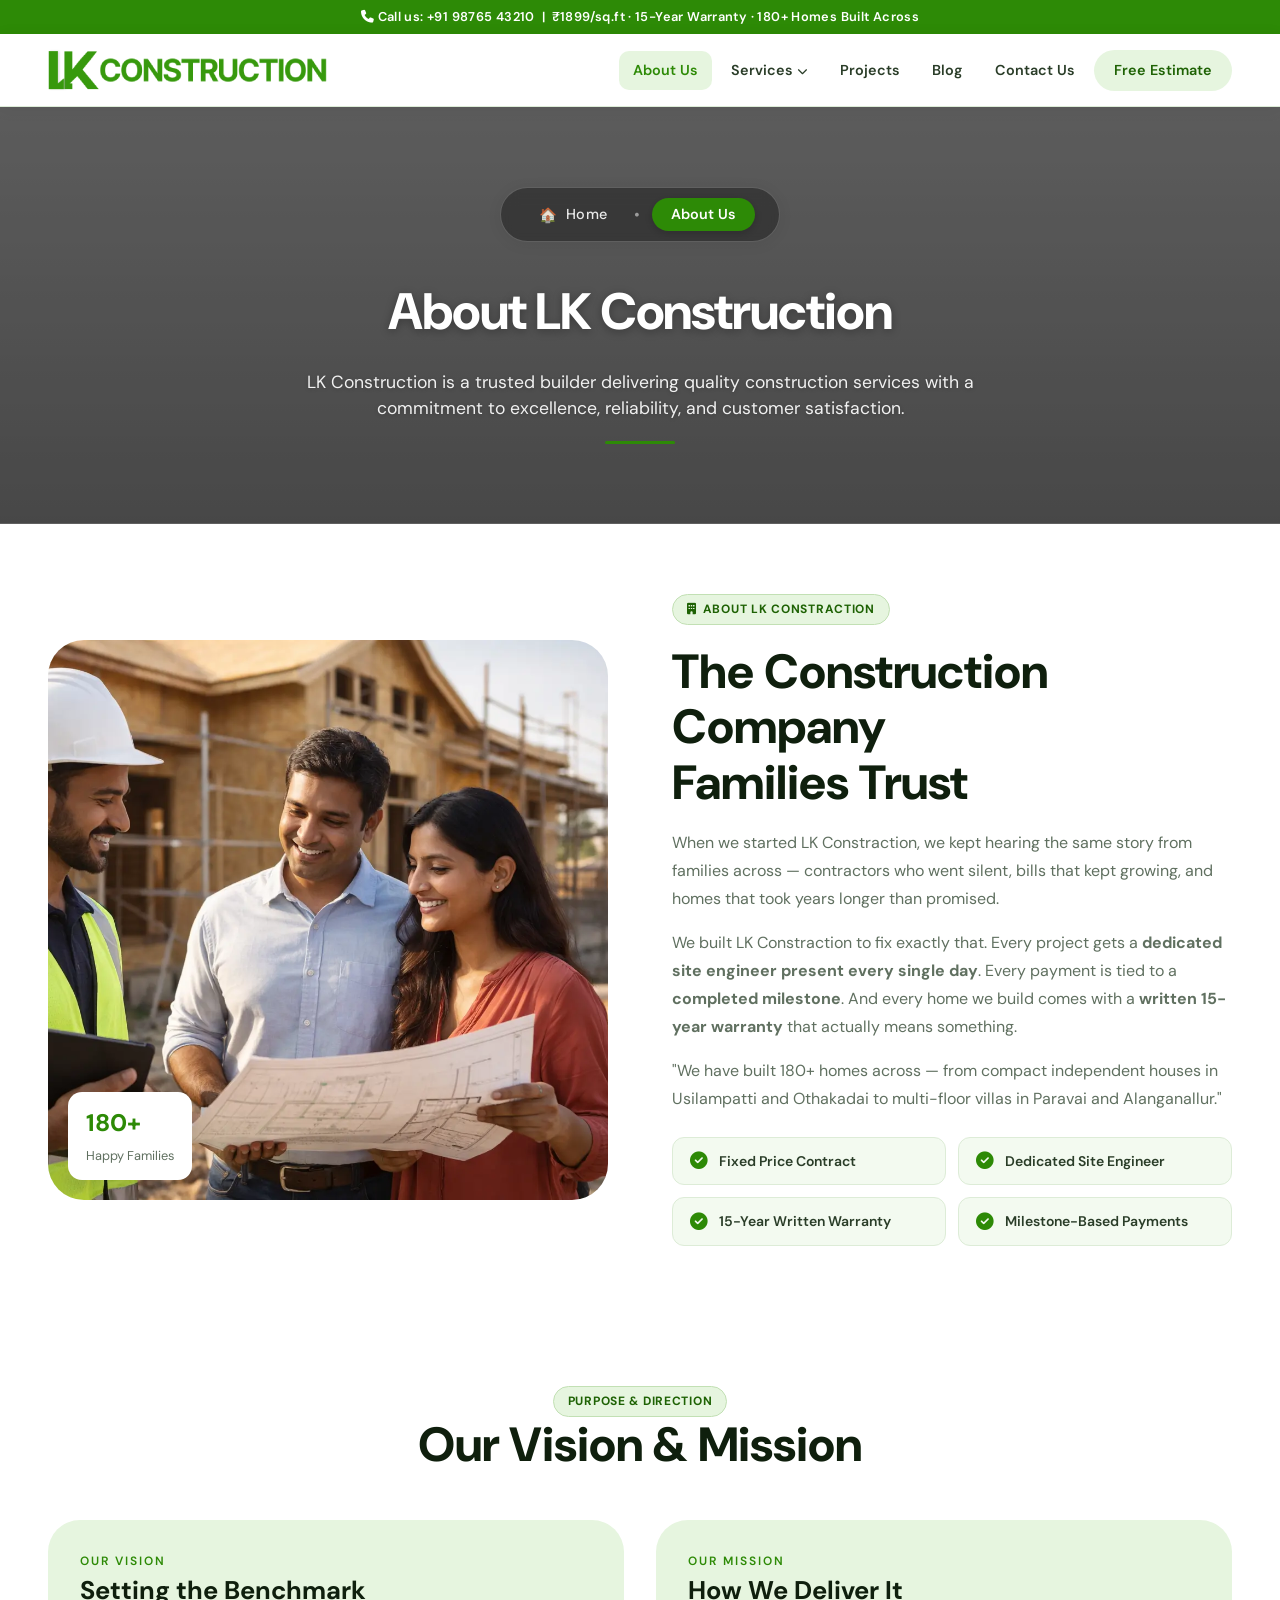
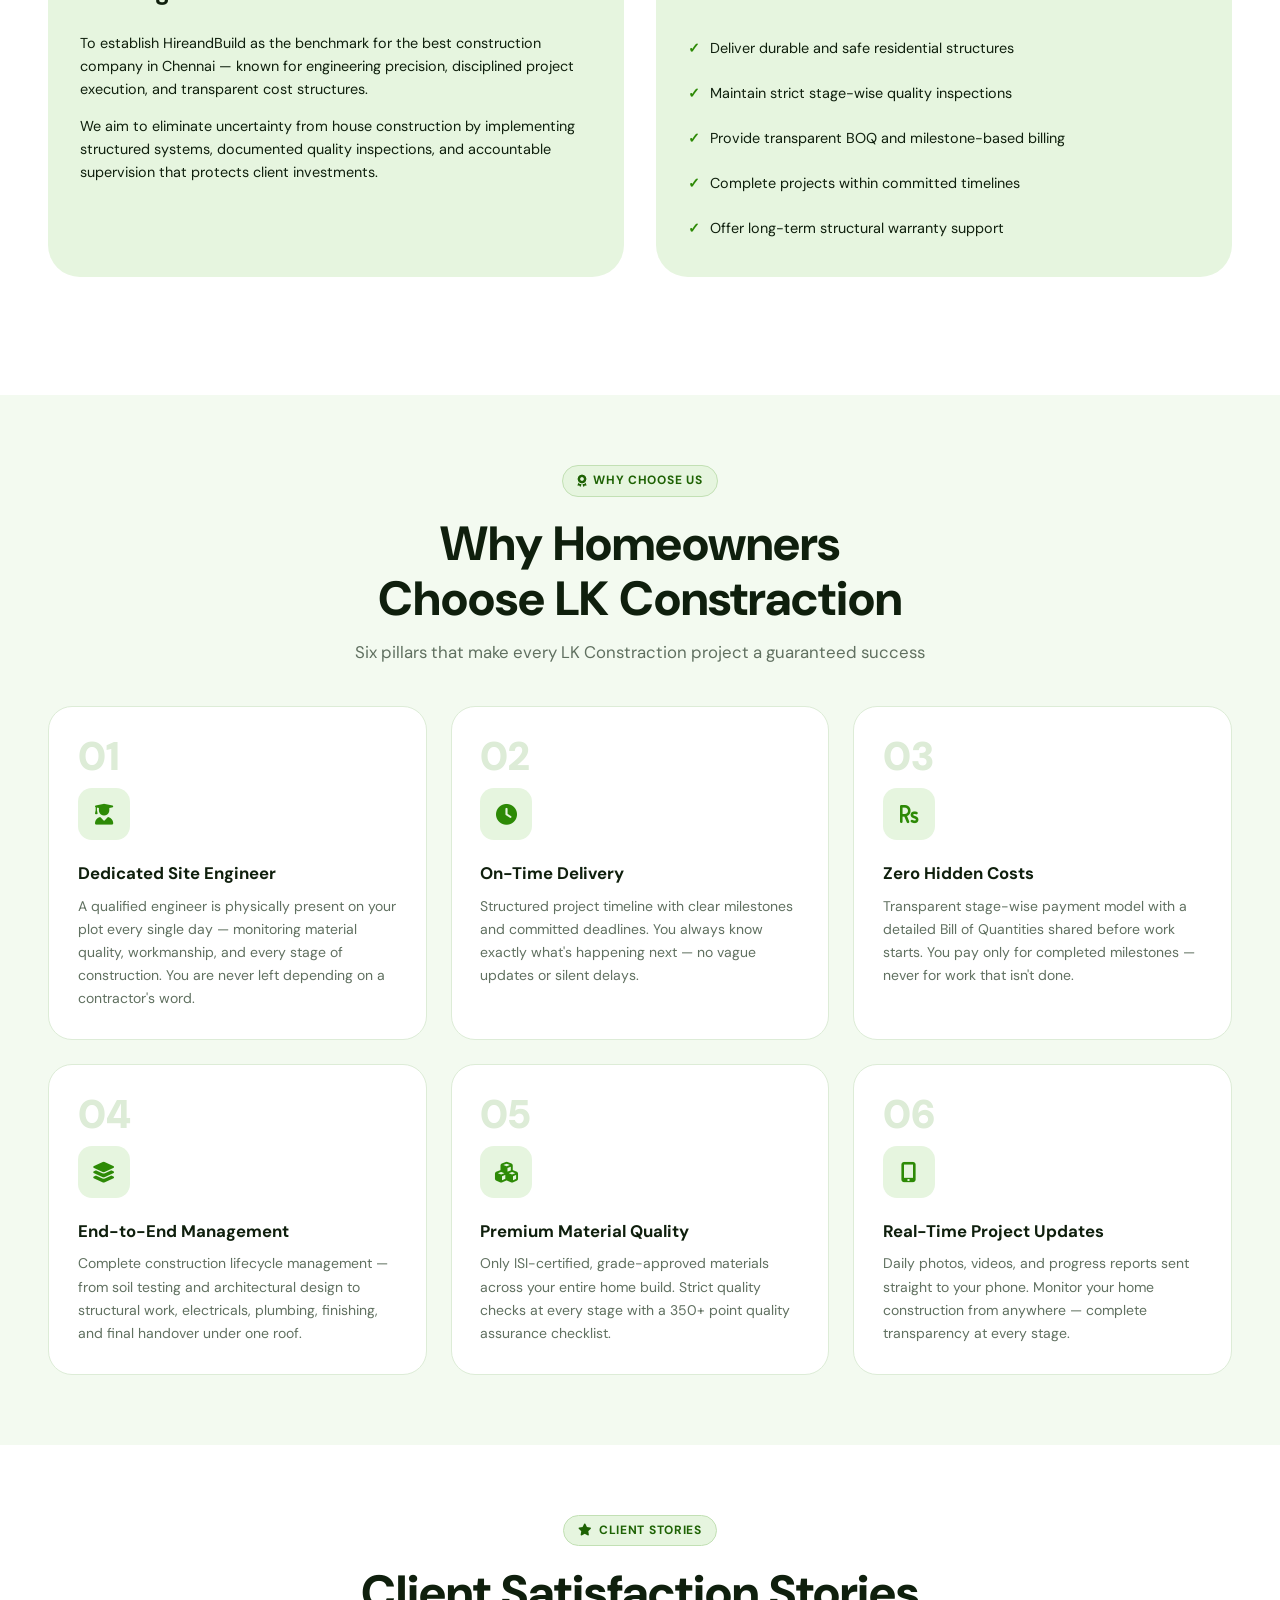
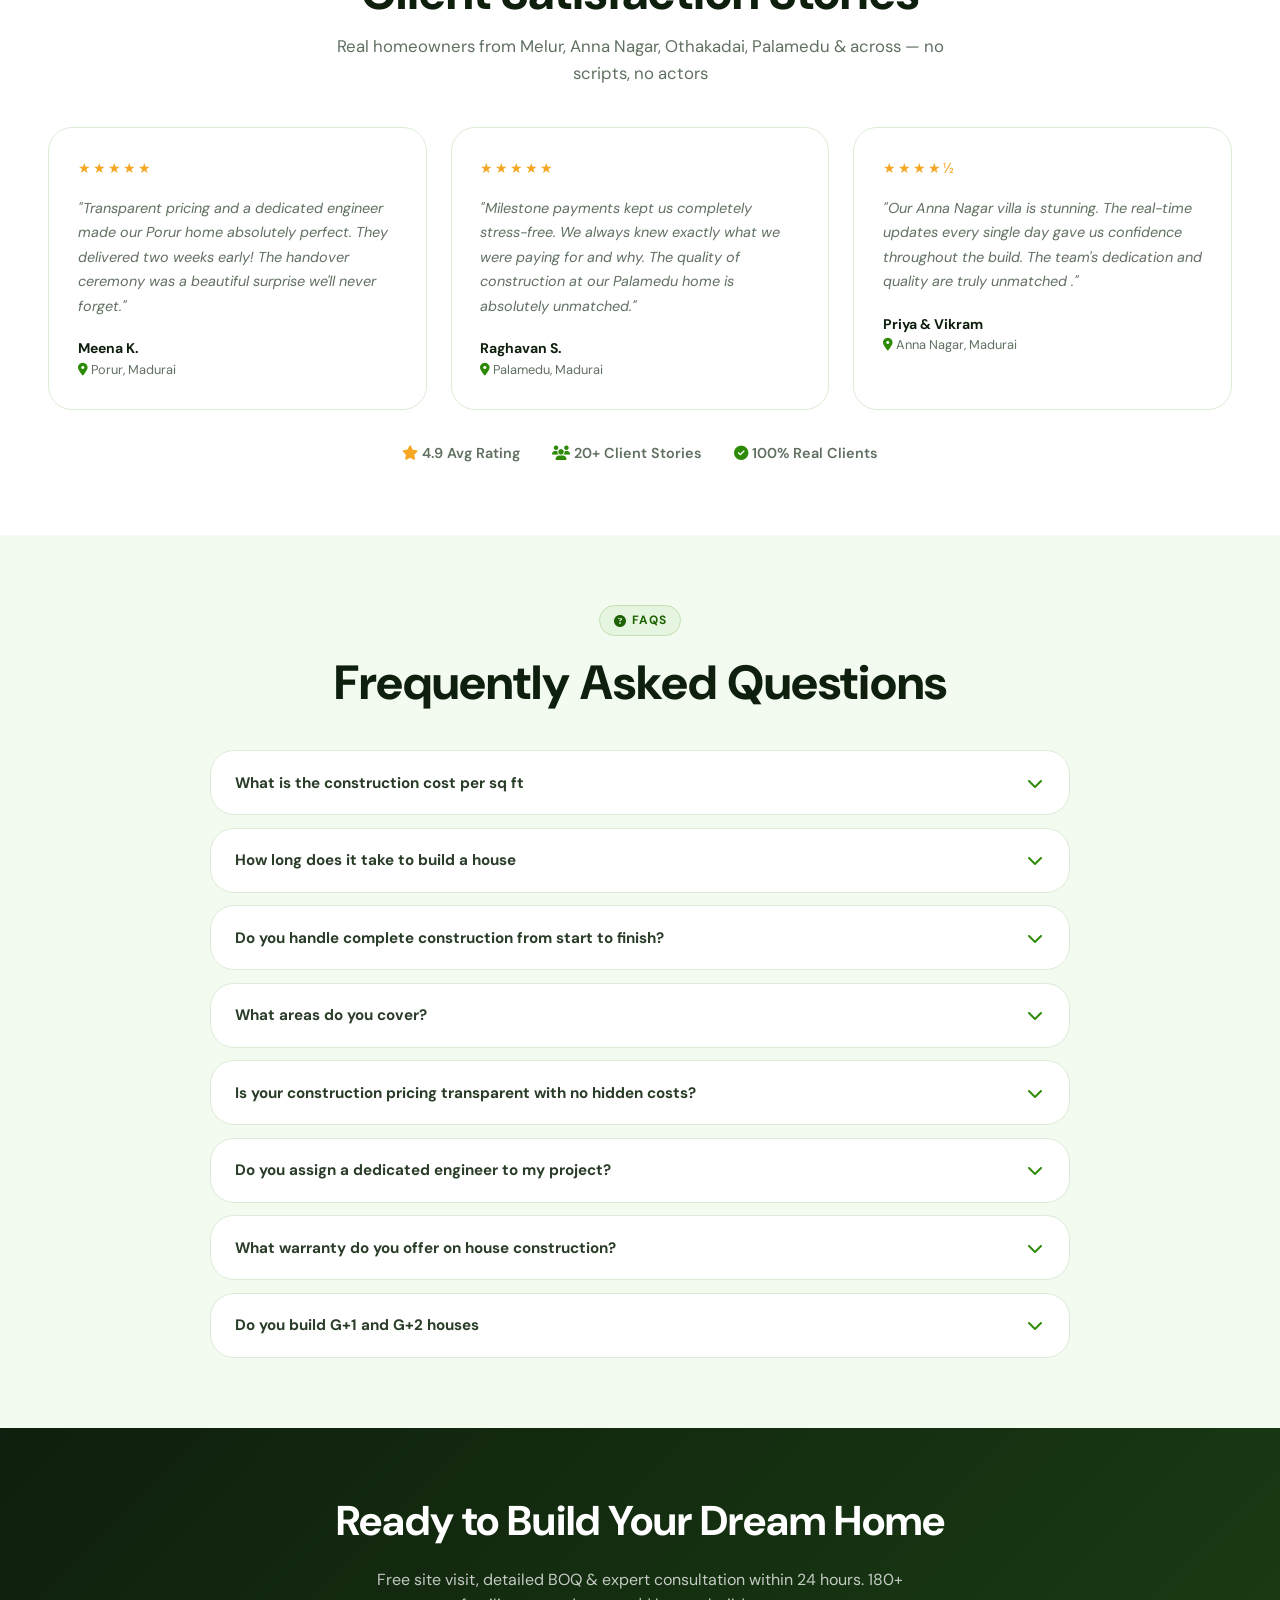
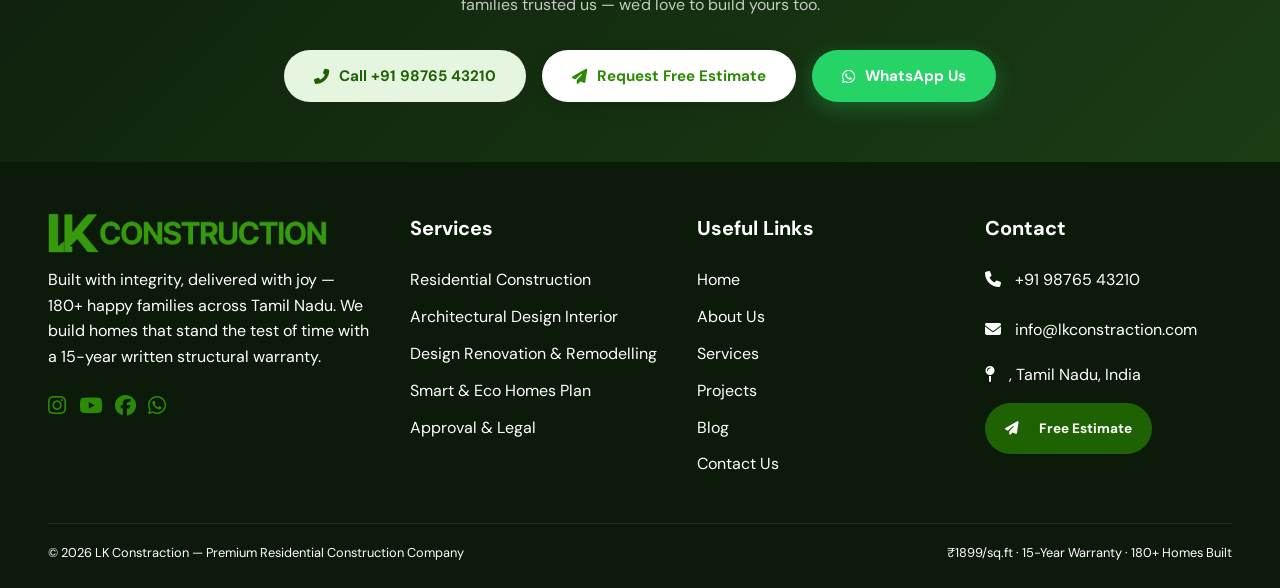
<file: about.html>
<!DOCTYPE html>
<html lang="en">
<head>
<meta charset="UTF-8">
<meta name="viewport" content="width=device-width, initial-scale=1.0, viewport-fit=cover">
<title>LK Constraction | Best Construction Company  – ₹1899/sq.ft</title>

<!-- Google Fonts -->
<link rel="preconnect" href="https://fonts.googleapis.com">
<link rel="shortcut icon" type="image/x-icon" href="assets/images/favicon.png">
<link href="https://fonts.googleapis.com/css2?family=Playfair+Display:wght@700;800;900&family=DM+Sans:wght@300;400;500;600;700&display=swap" rel="stylesheet">

<!-- Font Awesome Icons -->
<link rel="stylesheet" href="https://cdnjs.cloudflare.com/ajax/libs/font-awesome/6.5.0/css/all.min.css">

<!-- Site Stylesheet -->
<link rel="stylesheet" href="assets/css/style.css">
<style> /* vision grid */
  .vision-grid {
    display: grid;
    grid-template-columns: 1fr 1fr;
    gap: 2rem;
    margin: 3rem 0;
  }
  .vision-card {
    background:#e6f5df;
    padding: 2rem;
    border-radius: 32px;
    box-shadow: var(--shadow-sm);
    transition: 0.2s;
  }
  .vision-card-label {
    font-size: 0.75rem;
    letter-spacing: 2px;
    text-transform: uppercase;
    color: var(--green);
    font-weight: 600;
  }
  .mission-list {
    list-style: none;
    margin-top: 1rem;
  }
  .mission-list li {
    padding: 5px 0;
    display: flex;
    align-items: center;
    gap: 10px;
  }
  .mission-list li::before {
    content: "✓";
    color: var(--green);
    font-weight: bold;
  }
   @media (max-width: 992px) {
    .about-grid, .vision-grid {
        grid-template-columns: 1fr;
    }
}
  </style>
</head>
<body>

<!-- TOP BAR -->
<div class="topbar">
  <i class="fa fa-phone" aria-hidden="true"></i>
 Call us: <a href="tel:+919876543210">+91 98765 43210</a> &nbsp;|&nbsp; ₹1899/sq.ft · 15-Year Warranty · 180+ Homes Built Across 
</div>

<!-- NAV -->
<nav>
  <div class="container">
    <div class="nav-inner">
      <a href="index.html" class="logo-wrap">
        <!-- <div class="logo-icon"><i class="fas fa-hard-hat"></i></div>
        <span class="logo-text">LK<span>Constraction</span></span> -->
        <img src="assets/images/logo.png" alt="LK Constraction Logo" class="logo-img">
        
      </a>
      <ul class="nav-menu">
        <li><a href="about.html" class="nav-link active">About Us</a></li>
        <li>
         <a href="services.html" class="serv"><button>Services <i class="fas fa-chevron-down" style="font-size:.65rem"></i></button></a>
          <div class="dd-menu">
            <div class="dd-grid">
              <a href="#" class="dd-item">
                <div class="dd-ico"><i class="fas fa-home"></i></div>
                <div><span class="dd-title">Residential Construction</span><span class="dd-desc">Custom villas, G+1 &amp; G+2 homes </span></div>
              </a>
              <a href="#" class="dd-item">
                <div class="dd-ico"><i class="fas fa-drafting-compass"></i></div>
                <div><span class="dd-title">Architectural Design</span><span class="dd-desc">3D renders, floor plans &amp; vastu layouts</span></div>
              </a>
              <a href="#" class="dd-item">
                <div class="dd-ico"><i class="fas fa-couch"></i></div>
                <div><span class="dd-title">Interior Design</span><span class="dd-desc">Modular kitchen, wardrobes &amp; full interiors</span></div>
              </a>
              <a href="#" class="dd-item">
                <div class="dd-ico"><i class="fas fa-tools"></i></div>
                <div><span class="dd-title">Renovation &amp; Remodelling</span><span class="dd-desc">Extension, structural upgrades &amp; painting</span></div>
              </a>
              <a href="#" class="dd-item">
                <div class="dd-ico"><i class="fas fa-solar-panel"></i></div>
                <div><span class="dd-title">Smart &amp; Eco Homes</span><span class="dd-desc">Solar, rainwater harvesting &amp; green builds</span></div>
              </a>
              <a href="#" class="dd-item">
                <div class="dd-ico"><i class="fas fa-file-contract"></i></div>
                <div><span class="dd-title">Plan Approval &amp; Legal</span><span class="dd-desc">CMDA / DTCP approval &amp; documentation</span></div>
              </a>
            </div>
            <div class="dd-foot">
              <span>All services · Dedicated engineer · 15-yr warranty</span>
              <a href="services.html">All services <i class="fas fa-arrow-right"></i></a>
            </div>
          </div>
        </li>
        <li><a href="projects.html">Projects</a></li>
        <li><a href="blog.html">Blog</a></li>
        <li><a href="contact.html">Contact Us</a></li>
        <li><a href="estimate.html" class="btn nav-cta">Free Estimate</a></li>
      </ul>
      <button class="hamburger" id="hamburger" aria-label="Open menu"><i class="fas fa-bars"></i></button>
    </div>
  </div>
</nav>

<!-- MOBILE OVERLAY + MENU -->
<div class="mob-overlay" id="mobOverlay"></div>
<div class="mob-menu" id="mobMenu">
  <button class="mob-close" id="mobClose"><i class="fas fa-times"></i></button>
  <a href="about.html"><i class="fas fa-info-circle" style="color:var(--green);width:20px"></i> About Us</a>
  <div class="mobimen"> <a href="services.html" class=""> <i class="fas fa-building" style="color:var(--green);width:20px"></i>  Services</a><button id="mobServToggle"> <i class="fas fa-chevron-down" style="margin-left:auto;font-size:.7rem"></i></button></div>
  <div class="mob-services" id="mobServList">
    <a href="#"><i class="fas fa-home"></i> Residential Construction</a>
    <a href="#"><i class="fas fa-drafting-compass"></i> Architectural Design</a>
    <a href="#"><i class="fas fa-couch"></i> Interior Design</a>
    <a href="#"><i class="fas fa-tools"></i> Renovation &amp; Remodelling</a>
    <a href="#"><i class="fas fa-solar-panel"></i> Smart &amp; Eco Homes</a>
    <a href="#"><i class="fas fa-file-contract"></i> Plan Approval &amp; Legal</a>
  </div>
  <a href="projects.html"><i class="fas fa-images" style="color:var(--green);width:20px"></i> Projects</a>
  <a href="blog.html"><i class="fas fa-blog" style="color:var(--green);width:20px"></i> Blog</a>
  <a href="contact.html"><i class="fas fa-envelope" style="color:var(--green);width:20px"></i> Contact Us</a>
  <a href="estimate.html" class="mob-cta"><i class="fas fa-paper-plane"></i> Get a Free Estimate</a>
</div>

<section class="lk">
  <div class="lkc">
        <nav class="lkms-nav" aria-label="Breadcrumb navigation">
      <a href="index.html" class="lkms-link">
        <span class="lkms-icon">🏠</span> Home
      </a>
      
      <span class="lkms-sep">•</span>
      <span class="lkms-current">About Us</span>
    </nav>

    <!-- centered heading & description (unchanged but all classes follow lk-*) -->
    <h1 class="lk-heading">About LK Construction</h1>
    <p class="lk-desc">
      LK Construction is a trusted builder delivering quality construction services with a commitment to excellence, reliability, and customer satisfaction.
    </p>
    <div class="lk-accent"></div>
  </div>
</section>


<!-- ABOUT -->
<section id="about">
  <div class="container">
    <div class="about-grid">
      <div class="about-img">
        <img src="assets/images/Building-Contractors.webp" alt="About LK Constraction - Best Construction Company " class="about-photo">
        <div class="about-img-inner">
          <i class="fas fa-city"></i>
          <p>Building  Dream Homes</p>
        </div>
        <div class="about-badge"><strong>180+</strong><span>Happy Families </span></div>
      </div>
      <div>
        <div class="section-eyebrow"><span class="tag"><i class="fas fa-building"></i> About LK Constraction</span></div>
        <h2 class="section-title">The Construction Company<br> Families Trust</h2>
        <div class="about-text" style="margin-top:1.2rem">
          <p>When we started LK Constraction, we kept hearing the same story from families across — contractors who went silent, bills that kept growing, and homes that took years longer than promised.</p>
          <p>We built LK Constraction to fix exactly that. Every project gets a <strong>dedicated site engineer present every single day</strong>. Every payment is tied to a <strong>completed milestone</strong>. And every home we build comes with a <strong>written 15-year warranty</strong> that actually means something.</p>
          <p>"We have built 180+ homes across — from compact independent houses in Usilampatti and Othakadai to multi-floor villas in Paravai and Alanganallur."</p>
        </div>
        <div class="about-pillars">
          <div class="pillar"><i class="fas fa-check-circle"></i><span>Fixed Price Contract</span></div>
          <div class="pillar"><i class="fas fa-check-circle"></i><span>Dedicated Site Engineer</span></div>
          <div class="pillar"><i class="fas fa-check-circle"></i><span>15-Year Written Warranty</span></div>
          <div class="pillar"><i class="fas fa-check-circle"></i><span>Milestone-Based Payments</span></div>
        </div>
        <!-- <div style="margin-top:1.5rem;display:flex;gap:.8rem;flex-wrap:wrap">
          <a href="#estimate" class="btn btn-green"><i class="fas fa-paper-plane"></i> Start Free Consultation</a>
          <a href="#projects" class="btn btn-outline"><i class="fas fa-arrow-right"></i> View Projects</a>
        </div> -->
      </div>
    </div>
  </div>
</section>


 <!-- ============ VISION & MISSION ============ -->
  <!-- VISION & MISSION -->
<section class="section" id="vision">
  <div class="container">
    <div style="text-align:center"><span class="tag">Purpose &amp; Direction</span><h2 class="section-title">Our Vision &amp; Mission</h2></div>
    <div class="vision-grid">
      <div class="vision-card"><div class="vision-card-label">Our Vision</div><h3>Setting the Benchmark</h3><p>To establish HireandBuild as the benchmark for the best construction company in Chennai — known for engineering precision, disciplined project execution, and transparent cost structures.</p><p style="margin-top:14px">We aim to eliminate uncertainty from house construction by implementing structured systems, documented quality inspections, and accountable supervision that protects client investments.</p></div>
      <div class="vision-card"><div class="vision-card-label">Our Mission</div><h3>How We Deliver It</h3><ul class="mission-list"><li>Deliver durable and safe residential structures</li><li>Maintain strict stage-wise quality inspections</li><li>Provide transparent BOQ and milestone-based billing</li><li>Complete projects within committed timelines</li><li>Offer long-term structural warranty support</li></ul></div>
    </div>
  </div>
</section>

<!-- WHY CHOOSE US -->
<section class="why-section" id="why">
  <div class="container">
    <div class="center section-eyebrow"><span class="tag"><i class="fas fa-award"></i> Why Choose Us</span></div>
    <div class="center" style="margin-bottom:2.5rem">
      <h2 class="section-title">Why  Homeowners<br>Choose LK Constraction</h2>
      <p class="section-sub">Six pillars that make every LK Constraction project a guaranteed success</p>
    </div>
    <div class="why-grid">
      <div class="why-card">
        <div class="why-num">01</div>
        <div class="why-ico"><i class="fas fa-user-graduate"></i></div>
        <h3>Dedicated Site Engineer</h3>
        <p>A qualified engineer is physically present on your plot every single day — monitoring material quality, workmanship, and every stage of construction. You are never left depending on a contractor's word.</p>
      </div>
      <div class="why-card">
        <div class="why-num">02</div>
        <div class="why-ico"><i class="fas fa-clock"></i></div>
        <h3>On-Time Delivery</h3>
        <p>Structured project timeline with clear milestones and committed deadlines. You always know exactly what's happening next — no vague updates or silent delays.</p>
      </div>
      <div class="why-card">
        <div class="why-num">03</div>
        <div class="why-ico"><i class="fas fa-rupee-sign"></i></div>
        <h3>Zero Hidden Costs</h3>
        <p>Transparent stage-wise payment model with a detailed Bill of Quantities shared before work starts. You pay only for completed milestones — never for work that isn't done.</p>
      </div>
      <div class="why-card">
        <div class="why-num">04</div>
        <div class="why-ico"><i class="fas fa-layer-group"></i></div>
        <h3>End-to-End Management</h3>
        <p>Complete construction lifecycle management — from soil testing and architectural design to structural work, electricals, plumbing, finishing, and final handover under one roof.</p>
      </div>
      <div class="why-card">
        <div class="why-num">05</div>
        <div class="why-ico"><i class="fas fa-cubes"></i></div>
        <h3>Premium Material Quality</h3>
        <p>Only ISI-certified, grade-approved materials across your entire home build. Strict quality checks at every stage with a 350+ point quality assurance checklist.</p>
      </div>
      <div class="why-card">
        <div class="why-num">06</div>
        <div class="why-ico"><i class="fas fa-mobile-alt"></i></div>
        <h3>Real-Time Project Updates</h3>
        <p>Daily photos, videos, and progress reports sent straight to your phone. Monitor your home construction from anywhere — complete transparency at every stage.</p>
      </div>
    </div>
  </div>
</section>






<!-- TESTIMONIALS -->
<section id="testimonials" style="background:white">
  <div class="container">
    <div class="center section-eyebrow"><span class="tag"><i class="fas fa-star"></i> Client Stories</span></div>
    <div class="center" style="margin-bottom:2.5rem">
      <h2 class="section-title">Client Satisfaction Stories</h2>
      <p class="section-sub">Real homeowners from Melur, Anna Nagar, Othakadai, Palamedu &amp; across — no scripts, no actors</p>
    </div>
    <div class="testi-grid">
      <div class="testi-card">
        <div class="testi-stars">★★★★★</div>
        <p class="testi-text">"Transparent pricing and a dedicated engineer made our Porur home absolutely perfect. They delivered two weeks early! The handover ceremony was a beautiful surprise we'll never forget."</p>
        <div class="testi-author">Meena K.</div>
        <div class="testi-loc"><i class="fas fa-map-marker-alt" style="color:var(--green)"></i> Porur, Madurai</div>
      </div>
      <div class="testi-card">
        <div class="testi-stars">★★★★★</div>
        <p class="testi-text">"Milestone payments kept us completely stress-free. We always knew exactly what we were paying for and why. The quality of construction at our Palamedu home is absolutely unmatched."</p>
        <div class="testi-author">Raghavan S.</div>
        <div class="testi-loc"><i class="fas fa-map-marker-alt" style="color:var(--green)"></i> Palamedu, Madurai</div>
      </div>
      <div class="testi-card">
        <div class="testi-stars">★★★★½</div>
        <p class="testi-text">"Our Anna Nagar villa is stunning. The real-time updates every single day gave us confidence throughout the build. The team's dedication and quality are truly unmatched ."</p>
        <div class="testi-author">Priya &amp; Vikram</div>
        <div class="testi-loc"><i class="fas fa-map-marker-alt" style="color:var(--green)"></i> Anna Nagar, Madurai</div>
      </div>
    </div>
    <div style="display:flex;justify-content:center;gap:2rem;margin-top:2rem;flex-wrap:wrap;color:var(--muted);font-size:.9rem;font-weight:600">
      <span><i class="fas fa-star" style="color:#f5a623"></i> 4.9 Avg Rating</span>
      <span><i class="fas fa-users" style="color:var(--green)"></i> 20+ Client Stories</span>
      <span><i class="fas fa-check-circle" style="color:var(--green)"></i> 100% Real Clients</span>
    </div>
  </div>
</section>





<!-- FAQ -->
<section id="faq" style="background:var(--green-xl)">
  <div class="container">
    <div class="center section-eyebrow"><span class="tag"><i class="fas fa-question-circle"></i> FAQs</span></div>
    <div class="center" style="margin-bottom:2.5rem">
      <h2 class="section-title">Frequently Asked Questions</h2>
    </div>
    <div class="faq-list" id="faqList">
      <div class="faq-item">
        <div class="faq-q"><span>What is the construction cost per sq ft </span><i class="fas fa-chevron-down"></i></div>
        <div class="faq-a"><p>LK Constraction offers house construction  starting at ₹1899/sq.ft. The final cost depends on your plot size, number of floors, and finish level. Contact us for a detailed BOQ and free estimate tailored to your requirements.</p></div>
      </div>
      <div class="faq-item">
        <div class="faq-q"><span>How long does it take to build a house</span><i class="fas fa-chevron-down"></i></div>
        <div class="faq-a"><p>A typical residential project takes 12 to 18 months. We provide a written project timeline before work begins with clear milestones so you always know exactly what happens next and when.</p></div>
      </div>
      <div class="faq-item">
        <div class="faq-q"><span>Do you handle complete construction from start to finish?</span><i class="fas fa-chevron-down"></i></div>
        <div class="faq-a"><p>Yes. We offer complete turnkey house construction covering soil testing, architectural design, structural work, electrical, plumbing, finishing, and final handover — all under one roof with a dedicated site engineer throughout.</p></div>
      </div>
      <div class="faq-item">
        <div class="faq-q"><span>What areas  do you cover?</span><i class="fas fa-chevron-down"></i></div>
        <div class="faq-a"><p>We serve all major localities across Tamil Nadu including Anna Nagar, Peraiyur, Chinna Anuppanadi, Paravai, Melur, Othakadai, Palamedu, Alanganallur, Vadipatti, Tirumangalam, Alwarpuram, and surrounding areas.</p></div>
      </div>
      <div class="faq-item">
        <div class="faq-q"><span>Is your construction pricing transparent with no hidden costs?</span><i class="fas fa-chevron-down"></i></div>
        <div class="faq-a"><p>Yes. We follow a milestone-based payment model with a detailed Bill of Quantities shared before work starts. You know exactly what you are paying for at every stage — no surprise charges, ever.</p></div>
      </div>
      <div class="faq-item">
        <div class="faq-q"><span>Do you assign a dedicated engineer to my project?</span><i class="fas fa-chevron-down"></i></div>
        <div class="faq-a"><p>Yes. Every LK Constraction project gets a qualified, full-time site engineer assigned from day one. Your engineer is physically present on your plot every single day — monitoring material quality, workmanship, and progress at every stage.</p></div>
      </div>
      <div class="faq-item">
        <div class="faq-q"><span>What warranty do you offer on house construction?</span><i class="fas fa-chevron-down"></i></div>
        <div class="faq-a"><p>LK Constraction provides a 15-year structural warranty on all residential construction projects. All warranty terms are documented in writing before the project begins — nothing is promised verbally.</p></div>
      </div>
      <div class="faq-item">
        <div class="faq-q"><span>Do you build G+1 and G+2 houses </span><i class="fas fa-chevron-down"></i></div>
        <div class="faq-a"><p>Yes. We build single-floor independent houses, G+1, and G+2 residential homes across Tamil Nadu. Each project is structurally designed after soil testing — foundation depth and column sizing are always engineered, never assumed.</p></div>
      </div>
    </div>
  </div>
</section>

<!-- CTA BAND -->
<div class="cta-band" id="contact">
  <div class="container">
    <h2>Ready to Build Your Dream Home<br></h2>
    <p>Free site visit, detailed BOQ &amp; expert consultation within 24 hours. 180+ families trusted us — we'd love to build yours too.</p>
    <div class="cta-btns">
      <a href="tel:+919876543210" class="btn btn-green"><i class="fas fa-phone-alt"></i> Call +91 98765 43210</a>
      <a href="estimate.html" class="btn btn-white"><i class="fas fa-paper-plane"></i> Request Free Estimate</a>
      <a href="#" class="btn btn-wa" id="waBtn"><i class="fab fa-whatsapp"></i> WhatsApp Us</a>
    </div>
  </div>
</div>

<!-- FOOTER -->
<footer>
  <div class="container">
    <div class="foot-grid">
      <div>
        <div class="foot-logo"><img src="assets/images/logo.png" alt="LK Constraction Logo" class="logo-img"></div>
        <p style="color: #fff;">Built with integrity, delivered with joy — 180+ happy families across Tamil Nadu. We build homes that stand the test of time with a 15-year written structural warranty.</p>
        <div style="margin-top:1.2rem;display:flex;gap:.8rem;flex-wrap:wrap">
          <a href="#" style="color:var(--green);font-size:1.3rem;text-decoration:none"><i class="fab fa-instagram"></i></a>
          <a href="#" style="color:var(--green);font-size:1.3rem;text-decoration:none"><i class="fab fa-youtube"></i></a>
          <a href="#" style="color:var(--green);font-size:1.3rem;text-decoration:none"><i class="fab fa-facebook"></i></a>
          <a href="#" style="color:var(--green);font-size:1.3rem;text-decoration:none"><i class="fab fa-whatsapp"></i></a>
        </div>
      </div>
      <div class="ser">
        <h4>Services</h4>
        <a href="#">Residential Construction</a>
        <a href="#">Architectural Design</a>
        <a href="#">Interior Design</a>
        <a href="#">Renovation &amp; Remodelling</a>
        <a href="#">Smart &amp; Eco Homes</a>
        <a href="#">Plan Approval &amp; Legal</a>
      </div>
      <div class="loc"> 
        <h4>Useful Links</h4>
         <a href="index.html">Home</a>
        <a href="about.html">About Us</a>
        <a href="services.html">Services</a>
        <a href="projects.html">Projects</a>
        <a href="blog.html">Blog</a>
        <a href="contact.html">Contact Us</a>
      </div>
      <div class="contact">
        <h4>Contact</h4>
        <p style="margin-bottom:.8rem"><i class="fa fa-phone" aria-hidden="true"></i>
 <a href="tel:+919876543210" class="foot-contact" style="text-decoration:none">+91 98765 43210</a></p>
        <p style="margin-bottom:.8rem"><i class="fa fa-envelope" aria-hidden="true"></i>
 <a href="mailto:info@lkconstraction.com" class="foot-contact" style="text-decoration:none"> info@lkconstraction.com</a></p>
        <p style="margin-bottom:1rem"><i class="fa fa-map-pin" aria-hidden="true"></i>
 , Tamil Nadu, India</p>
        <a href="#estimate" class="btn btn-greendr" style="font-size:.85rem;padding:10px 20px"><i class="fas fa-paper-plane"></i> Free Estimate</a>
      </div>
    </div>
    <hr class="foot-divider">
    <div class="foot-bottom">
      <span>© 2026 LK Constraction — Premium Residential Construction Company </span>
      <span>₹1899/sq.ft · 15-Year Warranty · 180+ Homes Built</span>
    </div>
  </div>
</footer>

<!-- STICKY CALL BTN -->
<a href="tel:+919876543210" class="sticky-call"><i class="fas fa-phone-alt"></i> Call Now</a>

<!-- MODAL -->
<div class="modal" id="modal">
  <div class="modal-box">
    <div class="modal-ico"><i class="fas fa-check"></i></div>
    <h3 id="modalTitle">Request Received!</h3>
    <p id="modalMsg">Our team will call you within 24 hours.</p>
    <button class="modal-close-btn" id="modalCloseBtn">Got it</button>
  </div>
</div>

<!-- Site Scripts -->
<script src="assets/js/main.js"></script>
</body>
</html>
</file>
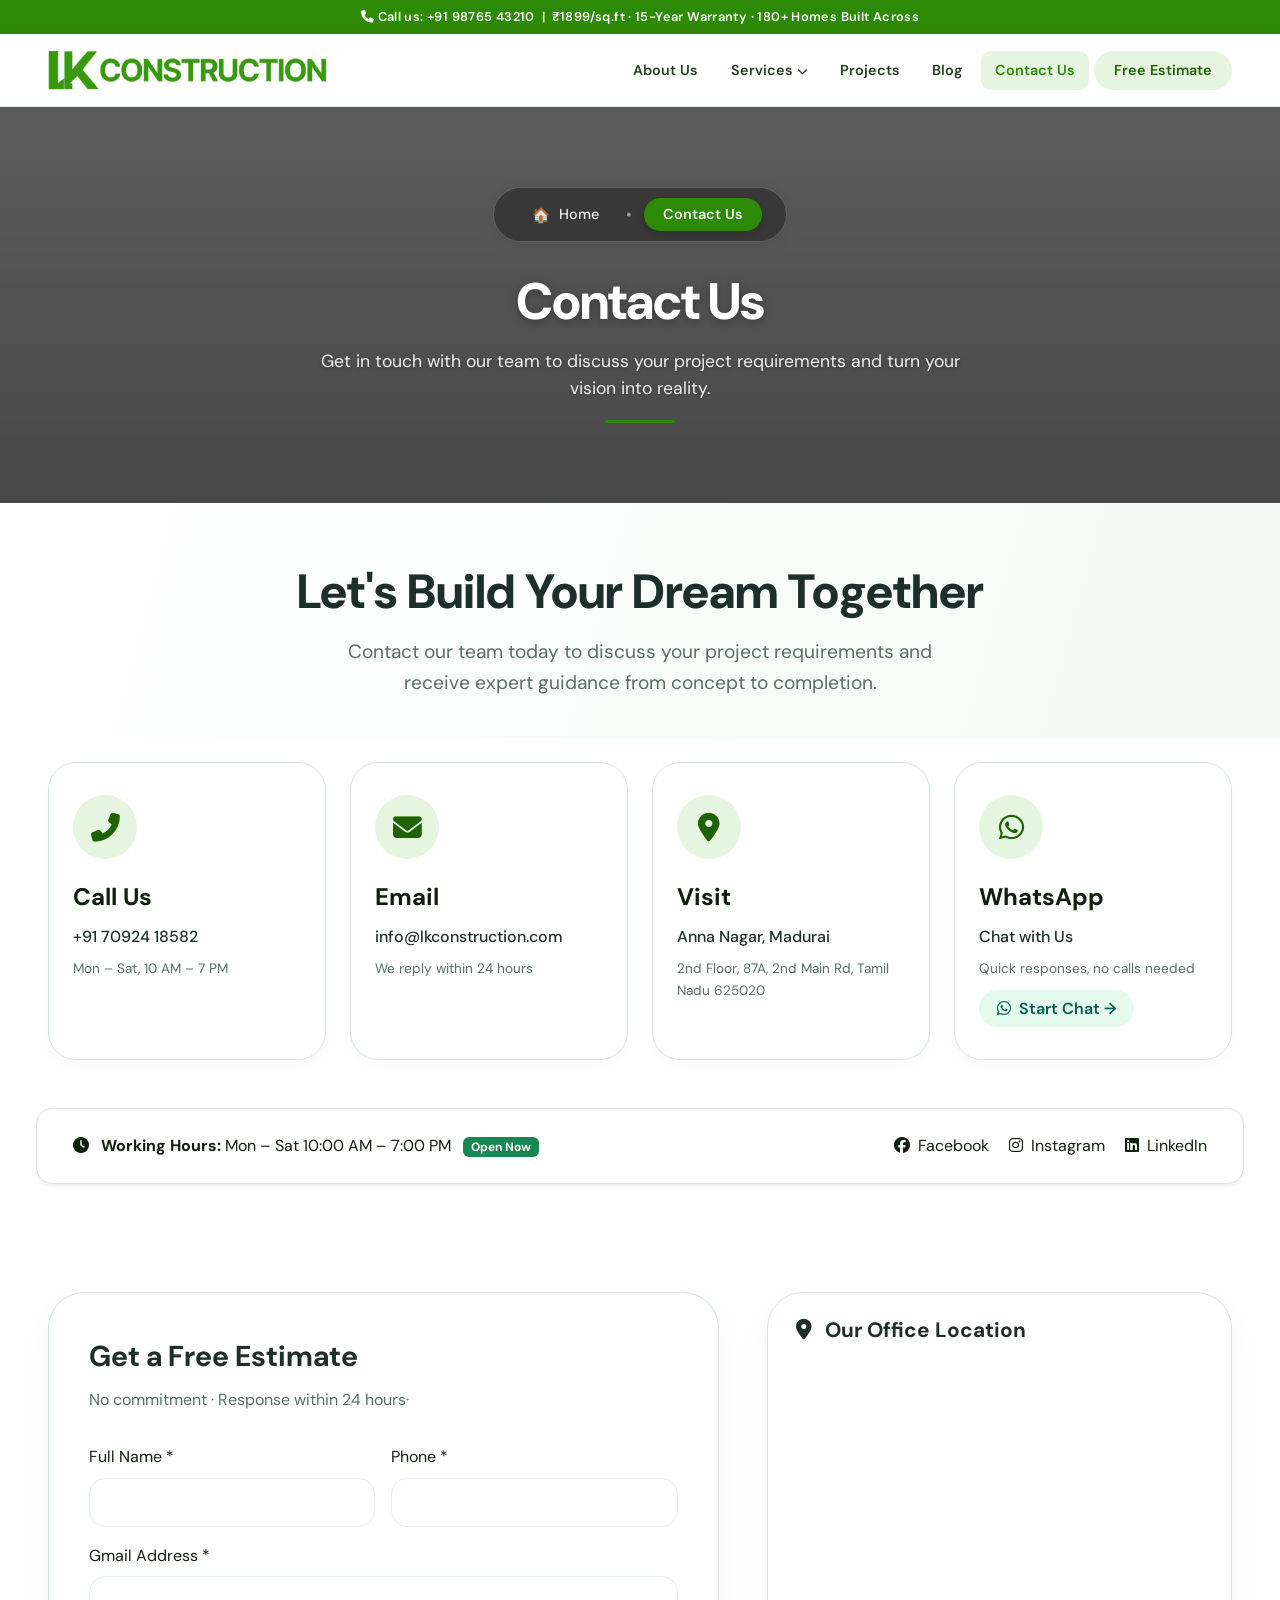
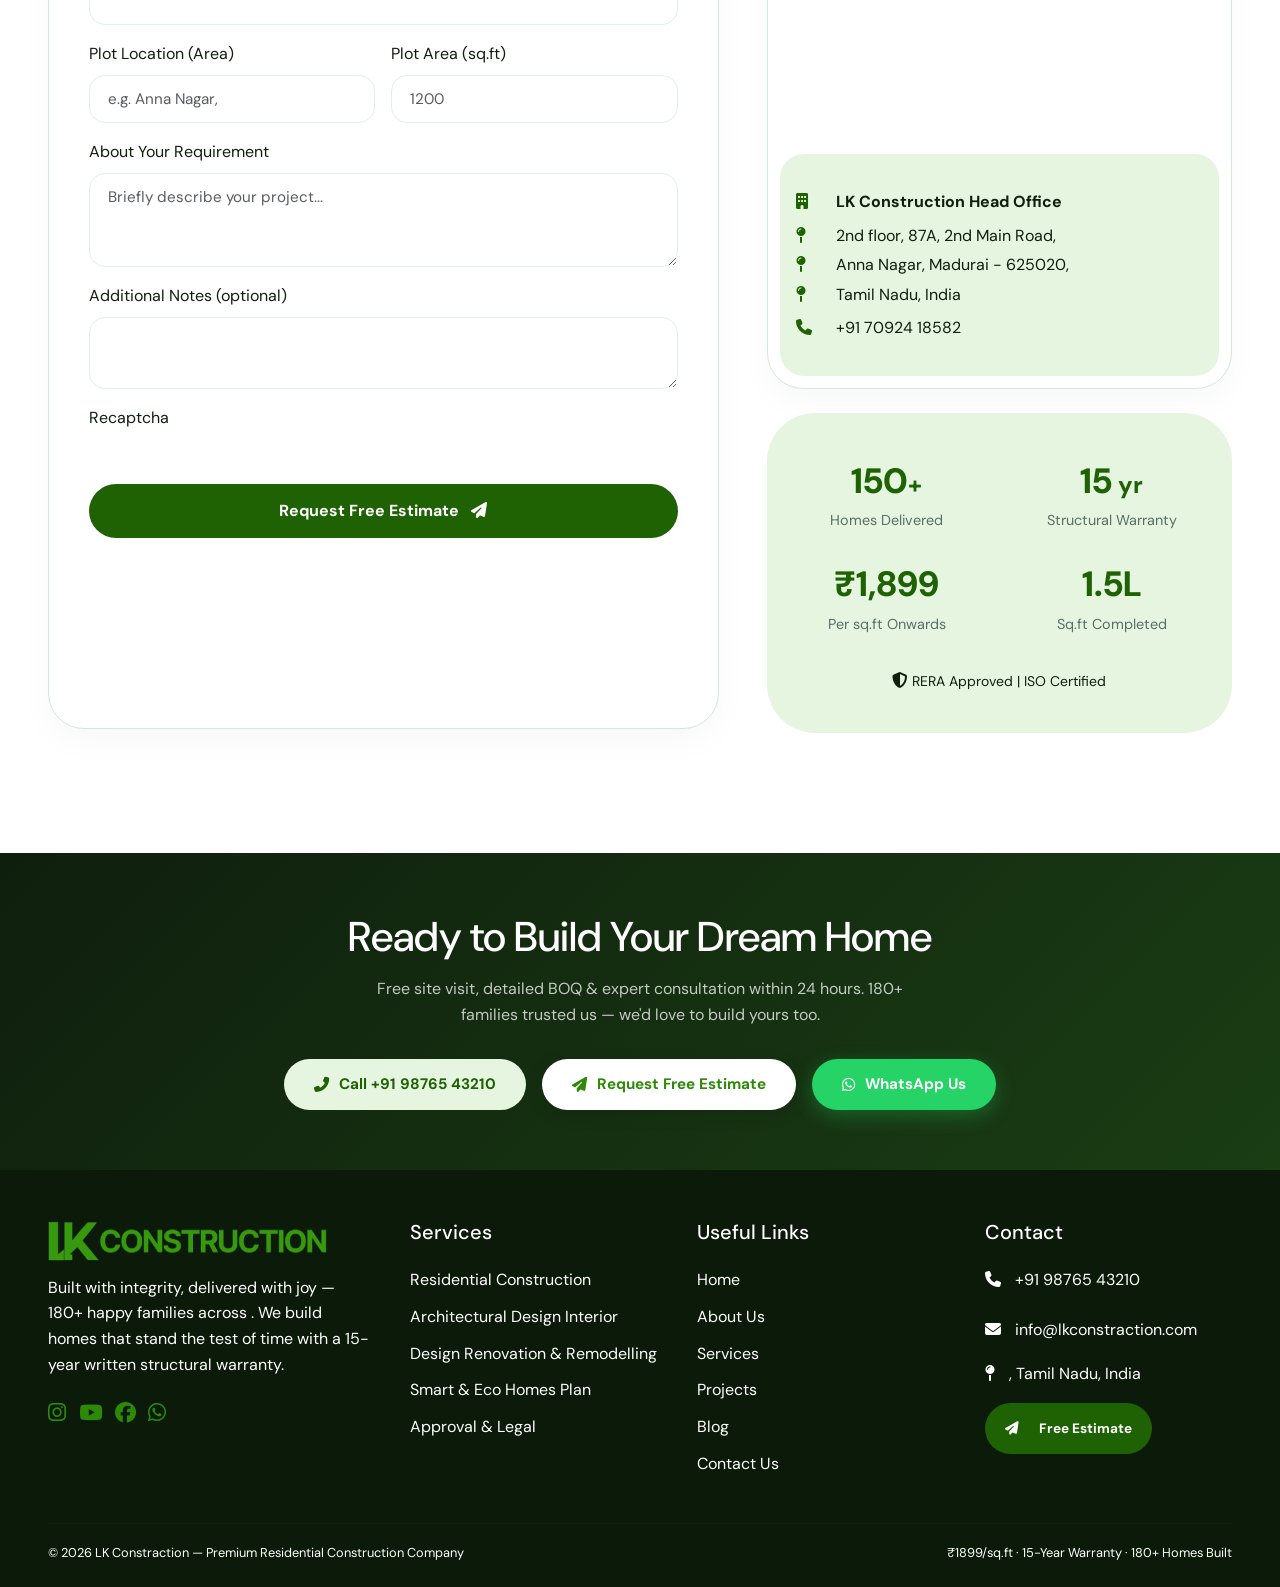
<file: contact.html>
<!DOCTYPE html>
<html lang="en">
<head>
<meta charset="UTF-8">
<meta name="viewport" content="width=device-width, initial-scale=1.0, viewport-fit=cover">
<title>LK Constraction | Best Construction Company  – ₹1899/sq.ft</title>

<!-- Google Fonts -->
<link rel="preconnect" href="https://fonts.googleapis.com">
<link rel="shortcut icon" type="image/x-icon" href="assets/images/favicon.png">
<link href="https://fonts.googleapis.com/css2?family=Playfair+Display:wght@700;800;900&family=DM+Sans:wght@300;400;500;600;700&display=swap" rel="stylesheet">
<!-- Bootstrap 5 CSS (full responsive) -->
    <link href="https://cdn.jsdelivr.net/npm/bootstrap@5.3.0/dist/css/bootstrap.min.css" rel="stylesheet">
    <script src="https://www.google.com/recaptcha/api.js" async defer></script>

<!-- Font Awesome Icons -->
<link rel="stylesheet" href="https://cdnjs.cloudflare.com/ajax/libs/font-awesome/6.5.0/css/all.min.css">

<!-- Site Stylesheet -->
<link rel="stylesheet" href="assets/css/style.css">
 <style>
       

        /* Light Green Theme Variables */
        :root {
            --primary-green: #1e6204;
            --primary-light: #e6f5df;
            --primary-soft: #c8e6d9;
            --accent-green: #2d8a06;
            --text-dark: #1e2f2b;
            --text-muted: #5a6e69;
            --border-light: #d4e6dd;
        }
        dl, ol, ul{
          margin-top: auto;
        margin-bottom: auto;
        }

        /* Custom Navbar (light green) */
        
        
        .btn-quote {
            background: var(--primary-green);
            color: white;
            border-radius: 40px;
            padding: 8px 24px;
            font-weight: 600;
            transition: all 0.2s;
        }
        .btn-quote:hover {
            background: var(--accent-green);
            transform: translateY(-2px);
        }

        /* Hero Section */
        .page-header {
            background: linear-gradient(105deg, #ffffff 0%, #f2faf5 100%);
            padding: 60px 0 40px;
            text-align: center;
        }
        .page-header h1 {
            font-size: 3rem;
            font-weight: 800;
            color: var(--text-dark);
        }
        .page-header p {
            font-size: 1.2rem;
            color: var(--text-muted);
            max-width: 650px;
            margin: 16px auto 0;
        }

        /* Contact Cards (inspired by hireandbuild) */
        .contact-card {
            background: white;
            border-radius: 28px;
            padding: 32px 24px;
            height: 100%;
            transition: all 0.25s;
            border: 1px solid var(--border-light);
            box-shadow: 0 6px 14px rgba(0, 0, 0, 0.02);
        }
        .contact-card:hover {
            transform: translateY(-5px);
            box-shadow: 0 20px 30px -12px rgba(46, 125, 100, 0.1);
            border-color: var(--primary-soft);
        }
        .card-icon {
            width: 64px;
            height: 64px;
            background: var(--primary-light);
            border-radius: 50%;
            display: flex;
            align-items: center;
            justify-content: center;
            margin-bottom: 24px;
        }
        .card-icon i {
            font-size: 1.8rem;
            color: var(--primary-green);
        }
        .contact-card h3 {
            font-size: 1.5rem;
            font-weight: 700;
            margin-bottom: 12px;
        }
        .contact-detail {
            font-size: 1rem;
            color: var(--text-dark);
            margin-bottom: 8px;
            font-weight: 500;
        }
        .contact-sub {
            color: var(--text-muted);
            font-size: 0.85rem;
        }
        .whatsapp-link {
            background: #25D36620;
            display: inline-block;
            padding: 6px 18px;
            border-radius: 40px;
            text-decoration: none;
            color: #075e54;
            font-weight: 600;
            margin-top: 10px;
        }

        /* Form Section */
        .form-section {
            padding: 60px 0 70px;
            background: #ffffff;
        }
        .form-wrapper {
            background: white;
            border-radius: 36px;
            padding: 40px;
            box-shadow: 0 12px 35px rgba(0, 0, 0, 0.03);
            border: 1px solid var(--border-light);
            height: 95%;
        }
        .form-title {
            font-size: 1.8rem;
            font-weight: 700;
            color: var(--text-dark);
            margin-bottom: 8px;
        }
        .form-sub {
            color: var(--text-muted);
            margin-bottom: 32px;
        }
        .form-control, .form-select {
            border: 1.5px solid #e2efe9;
            border-radius: 16px;
            padding: 12px 18px;
            font-size: 0.95rem;
            transition: 0.2s;
        }
        .form-control:focus, .form-select:focus {
            border-color: var(--primary-green);
            box-shadow: 0 0 0 3px rgba(46, 125, 100, 0.15);
        }
        .btn-submit {
            background: var(--primary-green);
            color: white;
            border: none;
            padding: 14px 32px;
            border-radius: 50px;
            font-weight: 700;
            font-size: 1rem;
            transition: 0.2s;
            width: 100%;
        }
        .btn-submit:hover {
            background: var(--accent-green);
            transform: translateY(-2px);
        }

        /* Map Container Styling */
        .map-wrapper {
            background: white;
            border-radius: 36px;
            padding: 12px;
            box-shadow: 0 12px 35px rgba(0, 0, 0, 0.03);
            border: 1px solid var(--border-light);
            display: flex;
            flex-direction: column;
        }
        .map-title {
            font-size: 1.3rem;
            font-weight: 700;
            color: var(--text-dark);
            padding: 8px 16px 0 16px;
            margin-bottom: 12px;
        }
        .map-container {
            border-radius: 28px;
            overflow: hidden;
            height: 380px;
            width: 100%;
        }
        .map-container iframe {
            width: 100%;
            height: 100%;
            border: 0;
            filter: brightness(0.98) contrast(1.02);
        }
        .address-details {
            padding: 35px 16px 35px;
            background: var(--primary-light);
            border-radius: 24px;
            margin-top: 16px;
        }
        .address-details i {
            color: var(--primary-green);
            width: 28px;
        }

        /* Stats Grid (light green badges) */
        .stats-grid {
            background: var(--primary-light);
            border-radius: 48px;
            padding: 40px 20px;
            margin: 30px 0 50px;
            grid-template-columns: repeat(1, 1fr);
        }
       
        .stat-item {
            text-align: center;
        }
        .stat-number {
            font-size: 2.2rem;
            font-weight: 800;
            color: var(--primary-green);
        }
        .stat-label {
            font-size: 0.9rem;
            color: var(--text-muted);
        }

        /* Footer */
        .footer {
            background: #1a2e28;
            color: #cfe6df;
            padding: 48px 0 24px;
            margin-top: 40px;
        }
        .footer a {
            color: #cfe6df;
            text-decoration: none;
        }
        .footer a:hover {
            color: white;
        }

        @media (max-width: 768px) {
            .page-header h1 {
                font-size: 2.2rem;
            }
            .form-wrapper {
                padding: 28px;
            }
            .contact-card {
                margin-bottom: 20px;
            }
            .map-container {
                height: 280px;
            }
            .stats-grid .row {
                gap: 28px;
            }
        }
        .success-message {
            background: #dff0e9;
            border-left: 4px solid var(--primary-green);
            padding: 14px;
            border-radius: 16px;
            margin-top: 18px;
            display: none;
        }
    </style>
</head>
<body>

<!-- TOP BAR -->
<div class="topbar">
  <i class="fa fa-phone" aria-hidden="true"></i>
 Call us: <a href="tel:+919876543210">+91 98765 43210</a> &nbsp;|&nbsp; ₹1899/sq.ft · 15-Year Warranty · 180+ Homes Built Across 
</div>

<!-- NAV -->
<nav>
  <div class="container">
    <div class="nav-inner">
      <a href="index.html" class="logo-wrap">
        <!-- <div class="logo-icon"><i class="fas fa-hard-hat"></i></div>
        <span class="logo-text">LK<span>Constraction</span></span> -->
        <img src="assets/images/logo.png" alt="LK Constraction Logo" class="logo-img">
        
      </a>
      <ul class="nav-menu">
        <li><a href="about.html" class="nav-link">About Us</a></li>
        <li>
         <a href="services.html" class="serv"><button>Services <i class="fas fa-chevron-down" style="font-size:.65rem"></i></button></a>
          <div class="dd-menu">
            <div class="dd-grid">
              <a href="#" class="dd-item">
                <div class="dd-ico"><i class="fas fa-home"></i></div>
                <div><span class="dd-title">Residential Construction</span><span class="dd-desc">Custom villas, G+1 &amp; G+2 homes </span></div>
              </a>
              <a href="#" class="dd-item">
                <div class="dd-ico"><i class="fas fa-drafting-compass"></i></div>
                <div><span class="dd-title">Architectural Design</span><span class="dd-desc">3D renders, floor plans &amp; vastu layouts</span></div>
              </a>
              <a href="#" class="dd-item">
                <div class="dd-ico"><i class="fas fa-couch"></i></div>
                <div><span class="dd-title">Interior Design</span><span class="dd-desc">Modular kitchen, wardrobes &amp; full interiors</span></div>
              </a>
              <a href="#" class="dd-item">
                <div class="dd-ico"><i class="fas fa-tools"></i></div>
                <div><span class="dd-title">Renovation &amp; Remodelling</span><span class="dd-desc">Extension, structural upgrades &amp; painting</span></div>
              </a>
              <a href="#" class="dd-item">
                <div class="dd-ico"><i class="fas fa-solar-panel"></i></div>
                <div><span class="dd-title">Smart &amp; Eco Homes</span><span class="dd-desc">Solar, rainwater harvesting &amp; green builds</span></div>
              </a>
              <a href="#" class="dd-item">
                <div class="dd-ico"><i class="fas fa-file-contract"></i></div>
                <div><span class="dd-title">Plan Approval &amp; Legal</span><span class="dd-desc">CMDA / DTCP approval &amp; documentation</span></div>
              </a>
            </div>
            <div class="dd-foot">
              <span>All services · Dedicated engineer · 15-yr warranty</span>
              <a href="services.html">All services <i class="fas fa-arrow-right"></i></a>
            </div>
          </div>
        </li>
        <li><a href="projects.html">Projects</a></li>
        <li><a href="blog.html">Blog</a></li>
        <li><a href="contact.html" class="nav-link active">Contact Us</a></li>
        <li><a href="estimate.html" class="btn nav-cta">Free Estimate</a></li>
      </ul>
      <button class="hamburger" id="hamburger" aria-label="Open menu"><i class="fas fa-bars"></i></button>
    </div>
  </div>
</nav>

<!-- MOBILE OVERLAY + MENU -->
<div class="mob-overlay" id="mobOverlay"></div>
<div class="mob-menu" id="mobMenu">
  <button class="mob-close" id="mobClose"><i class="fas fa-times"></i></button>
  <a href="about.html"><i class="fas fa-info-circle" style="color:var(--green);width:20px"></i> About Us</a>
  <div class="mobimen"> <a href="services.html" class=""> <i class="fas fa-building" style="color:var(--green);width:20px"></i>  Services</a><button id="mobServToggle"> <i class="fas fa-chevron-down" style="margin-left:auto;font-size:.7rem"></i></button></div>
  <div class="mob-services" id="mobServList">
    <a href="#"><i class="fas fa-home"></i> Residential Construction</a>
    <a href="#"><i class="fas fa-drafting-compass"></i> Architectural Design</a>
    <a href="#"><i class="fas fa-couch"></i> Interior Design</a>
    <a href="#"><i class="fas fa-tools"></i> Renovation &amp; Remodelling</a>
    <a href="#"><i class="fas fa-solar-panel"></i> Smart &amp; Eco Homes</a>
    <a href="#"><i class="fas fa-file-contract"></i> Plan Approval &amp; Legal</a>
  </div>
  <a href="projects.html"><i class="fas fa-images" style="color:var(--green);width:20px"></i> Projects</a>
  <a href="blog.html"><i class="fas fa-blog" style="color:var(--green);width:20px"></i> Blog</a>
  <a href="contact.html"><i class="fas fa-envelope" style="color:var(--green);width:20px"></i> Contact Us</a>
  <a href="estimate.html" class="mob-cta"><i class="fas fa-paper-plane"></i> Get a Free Estimate</a>
</div>
<section class="lk">
  <div class="lkc">
        <nav class="lkms-nav" aria-label="Breadcrumb navigation">
      <a href="index.html" class="lkms-link">
        <span class="lkms-icon">🏠</span> Home
      </a>
      
      <span class="lkms-sep">•</span>
      <span class="lkms-current">Contact Us</span>
    </nav>

    <!-- centered heading & description (unchanged but all classes follow lk-*) -->
    <h1 class="lk-heading">Contact Us</h1>
    <p class="lk-desc">
      Get in touch with our team to discuss your project requirements and turn your vision into reality.
    </p>
    <div class="lk-accent"></div>
  </div>
</section>
<!-- Hero / Page Title -->
<section class="page-header">
    <div class="container">
        <h1>Let's Build Your Dream Together</h1>
        <p>Contact our team today to discuss your project requirements and receive expert guidance from concept to completion.</p>
    </div>
</section>

<!-- Contact Cards Row (inspired by HireandBuild) -->
<div class="container mt-4 mb-5">
    <div class="row g-4">
        <!-- Call Us -->
        <div class="col-md-6 col-lg-3">
            <div class="contact-card">
                <div class="card-icon"><i class="fas fa-phone-alt"></i></div>
                <h3>Call Us</h3>
                <div class="contact-detail">+91 70924 18582</div>
                <div class="contact-sub">Mon – Sat, 10 AM – 7 PM</div>
            </div>
        </div>
        <!-- Email -->
        <div class="col-md-6 col-lg-3">
            <div class="contact-card">
                <div class="card-icon"><i class="fas fa-envelope"></i></div>
                <h3>Email</h3>
                <div class="contact-detail">info@lkconstruction.com</div>
                <div class="contact-sub">We reply within 24 hours</div>
            </div>
        </div>
        <!-- Visit Office -->
        <div class="col-md-6 col-lg-3">
            <div class="contact-card">
                <div class="card-icon"><i class="fas fa-map-marker-alt"></i></div>
                <h3>Visit</h3>
                <div class="contact-detail">Anna Nagar, Madurai</div>
                <div class="contact-sub">2nd Floor, 87A, 2nd Main Rd, Tamil Nadu 625020</div>
            </div>
        </div>
        <!-- WhatsApp -->
        <div class="col-md-6 col-lg-3">
            <div class="contact-card">
                <div class="card-icon"><i class="fab fa-whatsapp"></i></div>
                <h3>WhatsApp</h3>
                <div class="contact-detail">Chat with Us</div>
                <div class="contact-sub">Quick responses, no calls needed</div>
                <a href="https://wa.me/917092418582" class="whatsapp-link"><i class="fab fa-whatsapp me-1"></i> Start Chat →</a>
            </div>
        </div>
    </div>
</div>

<!-- Working Hours & Follow Section (extra clarity) -->
<div class="container mb-5">
    <div class="row align-items-center bg-white p-4 rounded-4 border border-light-green shadow-sm">
        <div class="col-md-6">
            <i class="fas fa-clock text-primary-green me-2"></i>
            <strong>Working Hours:</strong> Mon – Sat 10:00 AM – 7:00 PM <span class="badge bg-success ms-2">Open Now</span>
        </div>
        <div class="col-md-6 text-md-end mt-3 mt-md-0">
            <span class="me-3"><i class="fab fa-facebook me-1"></i> Facebook</span>
            <span class="me-3"><i class="fab fa-instagram me-1"></i> Instagram</span>
            <span><i class="fab fa-linkedin me-1"></i> LinkedIn</span>
        </div>
    </div>
</div>

<!-- Get a Free Estimate Form + Map View (Right Side) -->
<section class="form-section">
    <div class="container">
        <div class="row g-5 align-items-stretch">
            <!-- Left side: Form -->
            <div class="col-lg-7">
                <div class="form-wrapper">
                    <div class="form-title">Get a Free Estimate</div>
                    <div class="form-sub">No commitment · Response within 24 hours·</div>
                    
                    <form id="contactForm">
                        <div class="row g-3">
                            <div class="col-md-6">
                                <label class="form-label">Full Name *</label>
                                <input type="text" class="form-control" id="fullName" required>
                            </div>
                            <div class="col-md-6">
                                <label class="form-label">Phone *</label>
                                <input type="tel" class="form-control" id="phone" required>
                            </div>
                            <div class="col-md-12">
                                <label class="form-label">Gmail Address *</label>
                                <input type="email" class="form-control" id="email" required>
                            </div>
                            <div class="col-md-6">
                                <label class="form-label">Plot Location (Area)</label>
                                <input type="text" class="form-control" id="location" placeholder="e.g. Anna Nagar, ">
                            </div>
                            <div class="col-md-6">
                                <label class="form-label">Plot Area (sq.ft)</label>
                                <input type="number" class="form-control" id="plotArea" placeholder="1200">
                            </div>
                            <div class="col-12">
                                <label class="form-label">About Your Requirement</label>
                                <textarea class="form-control" rows="3" id="requirement" placeholder="Briefly describe your project..."></textarea>
                            </div>
                            <div class="col-12">
                                <label class="form-label">Additional Notes (optional)</label>
                                <textarea class="form-control" rows="2" id="notes"></textarea>
                            </div>
                            <div class="col-12">
                                <label class="form-label">Recaptcha</label>
                               <div class="g-recaptcha" style="margin-bottom: 30px;" data-sitekey="6LeIxAcTAAAAAJcZVRqyHh71UMIEGNQ_MXjiZKhI"> </div>
                            </div>
                            <div class="col-12">
                                <button type="submit" class="btn-submit" id="submitBtn">Request Free Estimate <i class="fas fa-paper-plane ms-2"></i></button>
                            </div>
                        </div>
                    </form>
                    <div id="successMsg" class="success-message">
                        <i class="fas fa-check-circle me-2"></i> Request Received! Our team will call you within 24 hours.
                    </div>
                </div>
            </div>
            
            <!-- Right side: MAP VIEW + Stats -->
            <div class="col-lg-5">
                <div class="map-wrapper">
                    <div class="map-title">
                        <i class="fas fa-location-dot text-primary-green me-2"></i> Our Office Location
                    </div>
                    <div class="map-container">
                        <!-- Google Maps Embed - Anna Nagar, Madurai (accurate location) -->
                        <iframe 
                            src="https://www.google.com/maps/embed?pb=!1m18!1m12!1m3!1d3928.985129940401!2d78.124199!3d9.925201!2m3!1f0!2f0!3f0!3m2!1i1024!2i768!4f13.1!3m3!1m2!1s0x3b00c4f5e5e5e5e5%3A0x5e5e5e5e5e5e5e5e!2sAnna%20Nagar%2C%20Madurai%2C%20Tamil%20Nadu%20625020!5e0!3m2!1sen!2sin!4v1700000000000!5m2!1sen!2sin" 
                            allowfullscreen="" 
                            loading="lazy" 
                            referrerpolicy="no-referrer-when-downgrade">
                        </iframe>
                    </div>
                    <div class="address-details">
                        <div class="mb-2"><i class="fas fa-building me-2"></i> <strong>LK Construction Head Office</strong></div>
                        <div class="mb-1"><i class="fas fa-map-pin me-2"></i> 2nd floor, 87A, 2nd Main Road,</div>
                        <div class="mb-1"><i class="fas fa-map-pin me-2"></i> Anna Nagar, Madurai - 625020,</div>
                        <div class="mb-1"><i class="fas fa-map-pin me-2"></i> Tamil Nadu, India</div>
                        <div class="mt-2"><i class="fas fa-phone me-2"></i> +91 70924 18582</div>
                    </div>
                </div>

                <!-- Stats Badges (green theme) -->
                <div class="stats-grid mt-4">
                    <div class="row text-center">
                        <div class="col-6 mb-4">
                            <div class="stat-number">150<span style="font-size:1.5rem;">+</span></div>
                            <div class="stat-label">Homes Delivered</div>
                        </div>
                        <div class="col-6 mb-4">
                            <div class="stat-number">15<span style="font-size:1.5rem;"> yr</span></div>
                            <div class="stat-label">Structural Warranty</div>
                        </div>
                        <div class="col-6">
                            <div class="stat-number">₹1,899</div>
                            <div class="stat-label">Per sq.ft Onwards</div>
                        </div>
                        <div class="col-6">
                            <div class="stat-number">1.5L</div>
                            <div class="stat-label">Sq.ft Completed</div>
                        </div>
                    </div>
                    <div class="text-center mt-3">
                        <i class="fas fa-shield-alt text-primary-green"></i> <span class="small">RERA Approved | ISO Certified</span>
                    </div>
                </div>
            </div>
        </div>
    </div>
</section>




<!-- CTA BAND -->
<div class="cta-band" id="contact">
  <div class="container">
    <h2>Ready to Build Your Dream Home<br></h2>
    <p>Free site visit, detailed BOQ &amp; expert consultation within 24 hours. 180+ families trusted us — we'd love to build yours too.</p>
    <div class="cta-btns">
      <a href="tel:+919876543210" class="btn btn-green"><i class="fas fa-phone-alt"></i> Call +91 98765 43210</a>
      <a href="#estimate" class="btn btn-white"><i class="fas fa-paper-plane"></i> Request Free Estimate</a>
      <a href="#" class="btn btn-wa" id="waBtn"><i class="fab fa-whatsapp"></i> WhatsApp Us</a>
    </div>
  </div>
</div>

<!-- FOOTER -->
<footer>
  <div class="container">
    <div class="foot-grid">
      <div>
        <div class="foot-logo"><img src="assets/images/logo.png" alt="LK Constraction Logo" class="logo-img"></div>
        <p style="color: #fff;">Built with integrity, delivered with joy — 180+ happy families across . We build homes that stand the test of time with a 15-year written structural warranty.</p>
        <div style="margin-top:1.2rem;display:flex;gap:.8rem;flex-wrap:wrap">
          <a href="#" style="color:var(--green);font-size:1.3rem;text-decoration:none"><i class="fab fa-instagram"></i></a>
          <a href="#" style="color:var(--green);font-size:1.3rem;text-decoration:none"><i class="fab fa-youtube"></i></a>
          <a href="#" style="color:var(--green);font-size:1.3rem;text-decoration:none"><i class="fab fa-facebook"></i></a>
          <a href="#" style="color:var(--green);font-size:1.3rem;text-decoration:none"><i class="fab fa-whatsapp"></i></a>
        </div>
      </div>
      <div class="ser">
        <h4>Services</h4>
        <a href="#">Residential Construction</a>
        <a href="#">Architectural Design</a>
        <a href="#">Interior Design</a>
        <a href="#">Renovation &amp; Remodelling</a>
        <a href="#">Smart &amp; Eco Homes</a>
        <a href="#">Plan Approval &amp; Legal</a>
      </div>
      <div class="loc"> 
        <h4>Useful Links</h4>
         <a href="index.html">Home</a>
        <a href="about.html">About Us</a>
        <a href="services.html">Services</a>
        <a href="projects.html">Projects</a>
        <a href="blog.html">Blog</a>
        <a href="contact.html">Contact Us</a>
      </div>
      <div class="contact">
        <h4>Contact</h4>
        <p style="margin-bottom:.8rem"><i class="fa fa-phone" aria-hidden="true"></i>
 <a href="tel:+919876543210" class="foot-contact" style="text-decoration:none">+91 98765 43210</a></p>
        <p style="margin-bottom:.8rem"><i class="fa fa-envelope" aria-hidden="true"></i>
 <a href="mailto:info@lkconstraction.com" class="foot-contact" style="text-decoration:none"> info@lkconstraction.com</a></p>
        <p style="margin-bottom:1rem"><i class="fa fa-map-pin" aria-hidden="true"></i>
 , Tamil Nadu, India</p>
        <a href="#estimate" class="btn btn-greendr" style="font-size:.85rem;padding:10px 20px"><i class="fas fa-paper-plane"></i> Free Estimate</a>
      </div>
    </div>
    <hr class="foot-divider">
    <div class="foot-bottom">
      <span>© 2026 LK Constraction — Premium Residential Construction Company </span>
      <span>₹1899/sq.ft · 15-Year Warranty · 180+ Homes Built</span>
    </div>
  </div>
</footer>

<!-- STICKY CALL BTN -->
<a href="tel:+919876543210" class="sticky-call"><i class="fas fa-phone-alt"></i> Call Now</a>

<!-- MODAL -->
<div class="modal" id="modal">
  <div class="modal-box">
    <div class="modal-ico"><i class="fas fa-check"></i></div>
    <h3 id="modalTitle">Request Received!</h3>
    <p id="modalMsg">Our team will call you within 24 hours.</p>
    <button class="modal-close-btn" id="modalCloseBtn">Got it</button>
  </div>
</div>

<!-- Site Scripts -->
<script src="assets/js/main.js"></script>
</body>
</html>
</file>
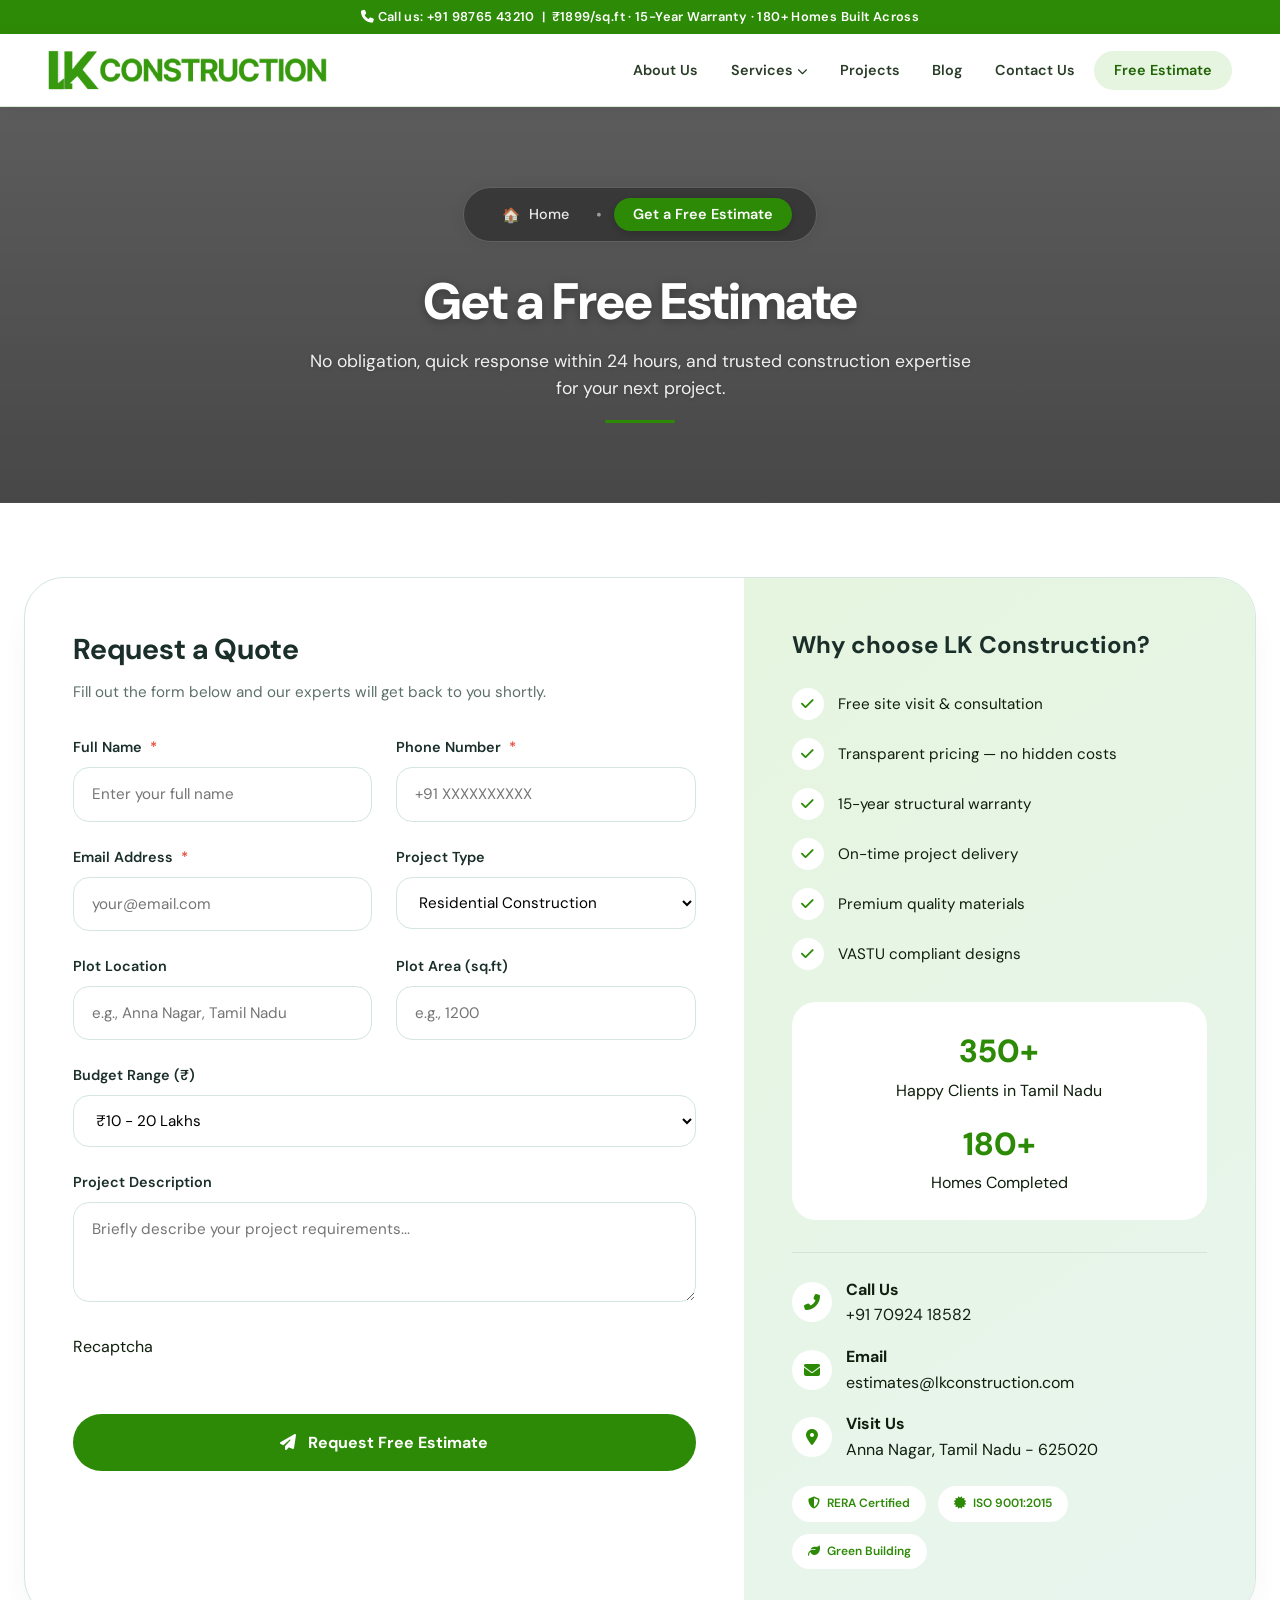
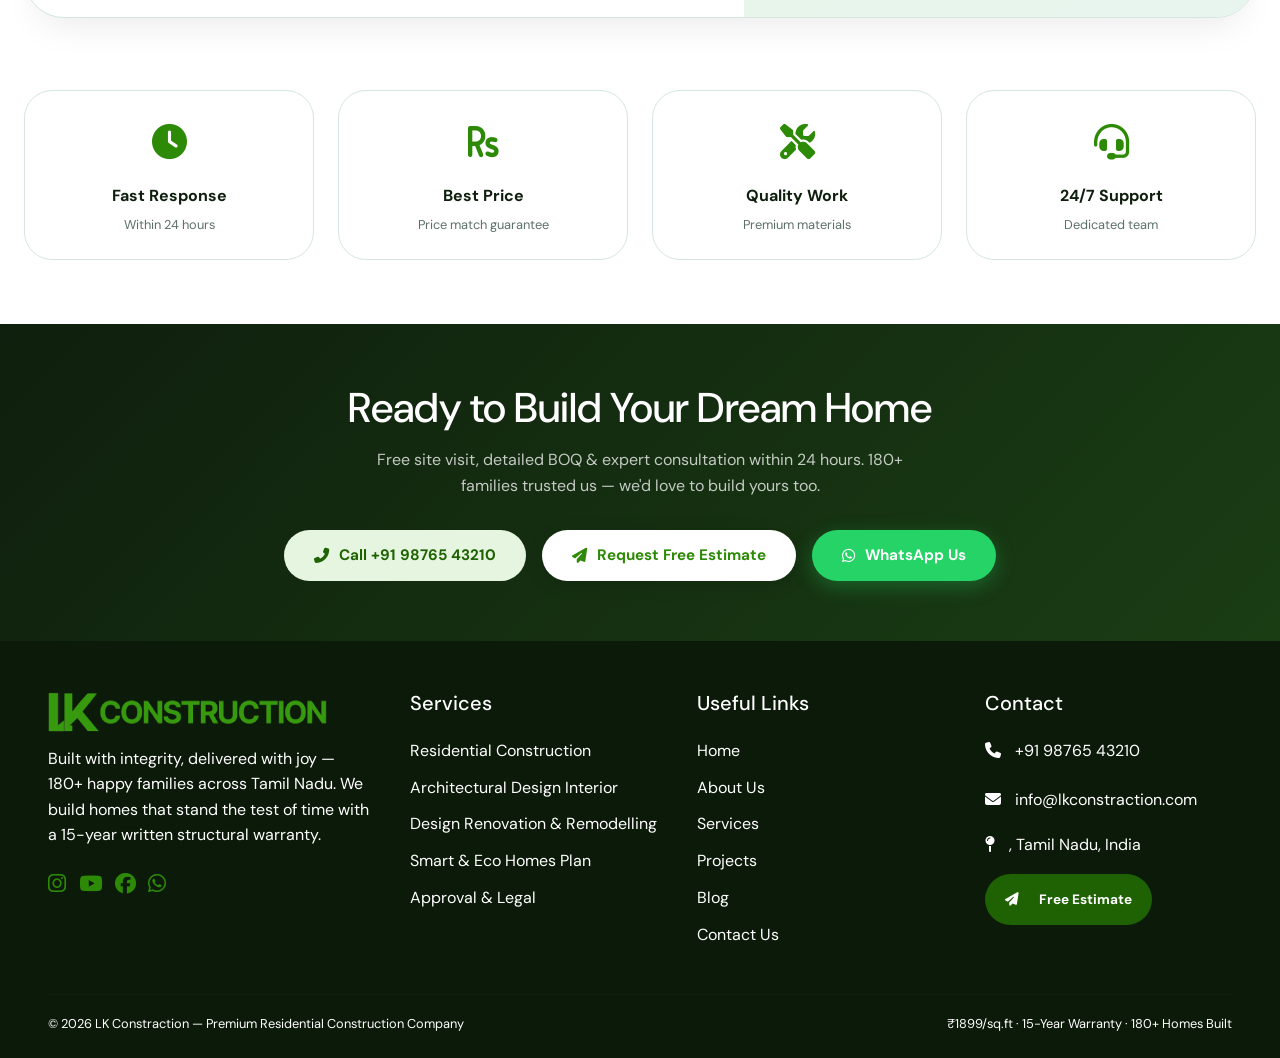
<file: estimate.html>
<!DOCTYPE html>
<html lang="en">
<head>
<meta charset="UTF-8">
<meta name="viewport" content="width=device-width, initial-scale=1.0, viewport-fit=cover">
<title>LK Constraction | Best Construction Company  – ₹1899/sq.ft</title>

<!-- Google Fonts -->
<link rel="preconnect" href="https://fonts.googleapis.com">
<link rel="shortcut icon" type="image/x-icon" href="assets/images/favicon.png">
<link href="https://fonts.googleapis.com/css2?family=Playfair+Display:wght@700;800;900&family=DM+Sans:wght@300;400;500;600;700&display=swap" rel="stylesheet">

<!-- Font Awesome Icons -->
     <link href="https://cdn.jsdelivr.net/npm/bootstrap@5.3.0/dist/css/bootstrap.min.css" rel="stylesheet">
         <script src="https://www.google.com/recaptcha/api.js" async defer></script>


<link rel="stylesheet" href="https://cdnjs.cloudflare.com/ajax/libs/font-awesome/6.5.0/css/all.min.css">

<!-- Site Stylesheet -->
<link rel="stylesheet" href="assets/css/style.css">
<style> /* vision grid */
  /* CSS Variables */
        :root {
            --lke-primary: #2d8a06;
            --lke-primary-dark: #1e6204;
            --lke-primary-light: #e6f5df  ;
            --lke-primary-soft: #c5e0d8;
            --lke-text-dark: #1a2e2a;
            --lke-text-muted: #5c706a;
            --lke-border: #d4e6dd;
            --lke-white: #ffffff;
            --lke-success: #2e7d64;
            --lke-shadow: 0 20px 35px -12px rgba(0, 0, 0, 0.08);

              
        }
        dl, ol, ul{
          margin-top: auto;
        margin-bottom: auto;
        }
       
        /* Loader */
        .lke-loader {
            position: fixed;
            top: 0;
            left: 0;
            width: 100%;
            height: 100%;
            background: rgba(255, 255, 255, 0.98);
            z-index: 9999;
            display: flex;
            align-items: center;
            justify-content: center;
            transition: opacity 0.4s ease;
        }
        .lke-loader-hidden {
            opacity: 0;
            visibility: hidden;
            pointer-events: none;
        }
        .lke-spinner {
            width: 60px;
            height: 60px;
            border: 3px solid var(--lke-primary-light);
            border-top: 3px solid var(--lke-primary);
            border-radius: 50%;
            animation: lkeSpin 0.8s linear infinite;
        }
        @keyframes lkeSpin {
            0% { transform: rotate(0deg); }
            100% { transform: rotate(360deg); }
        }

        /* Main Container */
        .lke-container {
            max-width: 1280px;
            margin: 0 auto;
            padding: 48px 24px 64px;
        }

        /* Hero Section */
        .lke-hero {
            text-align: center;
            margin-bottom: 48px;
        }
        .lke-hero h1 {
            font-size: 2.8rem;
            font-weight: 800;
            color: var(--lke-text-dark);
            margin-bottom: 16px;
            letter-spacing: -0.02em;
        }
        .lke-hero p {
            font-size: 1.1rem;
            color: var(--lke-text-muted);
            max-width: 600px;
            margin: 0 auto;
        }

        /* Main Card */
        .lke-card {
            background: var(--lke-white);
            border-radius: 40px;
            overflow: hidden;
            box-shadow: var(--lke-shadow);
            border: 1px solid var(--lke-border);
        }

        /* Two Column Grid */
        .lke-grid {
            display: flex;
            flex-wrap: wrap;
        }
        .lke-form-panel {
            flex: 1.5;
            padding: 48px;
            min-width: 280px;
        }
        .lke-info-panel {
            flex: 1;
            background: linear-gradient(145deg, var(--lke-primary-light), #e8f5ef);
            padding: 48px;
            min-width: 280px;
        }

        /* Form Styles */
        .lke-form-title {
            font-size: 1.8rem;
            font-weight: 700;
            color: var(--lke-text-dark);
            margin-bottom: 8px;
        }
        .lke-form-subtitle {
            color: var(--lke-text-muted);
            margin-bottom: 32px;
            font-size: 0.95rem;
        }
        .lke-field {
            margin-bottom: 24px;
        }
        .lke-label {
            font-weight: 600;
            margin-bottom: 8px;
            display: block;
            color: var(--lke-text-dark);
            font-size: 0.9rem;
        }
        .lke-required {
            color: #e74c3c;
            margin-left: 4px;
        }
        .lke-input, .lke-select {
            width: 100%;
            border: 1.5px solid var(--lke-border);
            border-radius: 16px;
            padding: 14px 18px;
            font-size: 0.95rem;
            transition: all 0.2s;
            background: white;
            font-family: inherit;
        }
        .lke-input:focus, .lke-select:focus {
            border-color: var(--lke-primary);
            box-shadow: 0 0 0 3px rgba(26, 110, 92, 0.1);
            outline: none;
        }
        .lke-textarea {
            resize: vertical;
            min-height: 100px;
        }
        .lke-submit-btn {
            width: 100%;
            background: var(--lke-primary);
            color: white;
            border: none;
            padding: 16px;
            border-radius: 50px;
            font-weight: 700;
            font-size: 1rem;
            transition: all 0.2s;
            margin-top: 16px;
            cursor: pointer;
        }
        .lke-submit-btn:hover {
            background: var(--lke-primary-dark);
            transform: translateY(-2px);
        }
        .lke-submit-btn:disabled {
            opacity: 0.7;
            cursor: not-allowed;
            transform: none;
        }

        /* Success Alert */
        .lke-success {
            background: #e8f5e9;
            border-left: 4px solid var(--lke-success);
            padding: 20px;
            border-radius: 20px;
            margin-top: 24px;
            display: none;
        }
        .lke-success-show {
            display: block;
            animation: lkeFadeUp 0.4s ease;
        }
        @keyframes lkeFadeUp {
            from {
                opacity: 0;
                transform: translateY(10px);
            }
            to {
                opacity: 1;
                transform: translateY(0);
            }
        }

        /* Info Panel Components */
        .lke-info-title {
            font-size: 1.5rem;
            font-weight: 700;
            color: var(--lke-text-dark);
            margin-bottom: 24px;
        }
        .lke-benefits {
            list-style: none;
            padding: 0;
            margin-bottom: 32px;
        }
        .lke-benefits li {
            display: flex;
            align-items: center;
            gap: 14px;
            margin-bottom: 18px;
            font-size: 0.95rem;
        }
        .lke-benefits li i {
            width: 32px;
            height: 32px;
            background: white;
            border-radius: 50%;
            display: inline-flex;
            align-items: center;
            justify-content: center;
            color: var(--lke-primary);
            font-size: 0.9rem;
        }
        .lke-stats {
            background: white;
            border-radius: 24px;
            padding: 24px;
            margin: 32px 0;
            text-align: center;
        }
        .lke-stats-number {
            font-size: 2rem;
            font-weight: 800;
            color: var(--lke-primary);
        }
        .lke-contact {
            margin-top: 32px;
            padding-top: 24px;
            border-top: 1px solid rgba(0,0,0,0.08);
        }
        .lke-contact-item {
            display: flex;
            align-items: center;
            gap: 14px;
            margin-bottom: 16px;
        }
        .lke-contact-item i {
            width: 40px;
            height: 40px;
            background: white;
            border-radius: 50%;
            display: inline-flex;
            align-items: center;
            justify-content: center;
            color: var(--lke-primary);
        }
        .lke-badges {
            display: flex;
            flex-wrap: wrap;
            gap: 12px;
            margin-top: 24px;
        }
        .lke-badge {
            background: white;
            padding: 8px 16px;
            border-radius: 50px;
            font-size: 0.75rem;
            font-weight: 600;
            color: var(--lke-primary);
        }

        /* Trust Row */
        .lke-trust-row {
            margin-top: 48px;
        }
        .lke-trust-card {
            text-align: center;
            padding: 24px;
            background: var(--lke-white);
            border-radius: 28px;
            border: 1px solid var(--lke-border);
            transition: transform 0.2s;
            height: 100%;
        }
        .lke-trust-card:hover {
            transform: translateY(-4px);
        }
        .lke-trust-icon {
            font-size: 2.2rem;
            color: var(--lke-primary);
            margin-bottom: 12px;
        }
        .lke-trust-title {
            font-weight: 700;
            margin-bottom: 6px;
            font-size: 1rem;
        }
        .lke-trust-desc {
            font-size: 0.8rem;
            color: var(--lke-text-muted);
        }

        /* Responsive */
        @media (max-width: 992px) {
            .lke-container { padding: 32px 20px; }
            .lke-hero h1 { font-size: 2.2rem; }
            .lke-form-panel, .lke-info-panel { padding: 32px; }
        }
        @media (max-width: 768px) {
            .lke-form-panel, .lke-info-panel { padding: 28px; }
            .lke-hero h1 { font-size: 1.8rem; }
            .lke-trust-row .col-6 { margin-bottom: 16px; }
        }
  </style>
</head>
<body>

<!-- TOP BAR -->
<div class="topbar">
  <i class="fa fa-phone" aria-hidden="true"></i>
 Call us: <a href="tel:+919876543210">+91 98765 43210</a> &nbsp;|&nbsp; ₹1899/sq.ft · 15-Year Warranty · 180+ Homes Built Across 
</div>

<!-- NAV -->
<nav>
  <div class="container">
    <div class="nav-inner">
      <a href="index.html" class="logo-wrap">
        <!-- <div class="logo-icon"><i class="fas fa-hard-hat"></i></div>
        <span class="logo-text">LK<span>Constraction</span></span> -->
        <img src="assets/images/logo.png" alt="LK Constraction Logo" class="logo-img">
        
      </a>
      <ul class="nav-menu">
        <li><a href="about.html" class="nav-link">About Us</a></li>
        <li>
          <a href="services.html" class="serv"><button>Services <i class="fas fa-chevron-down" style="font-size:.65rem"></i></button></a>
          <div class="dd-menu">
            <div class="dd-grid">
              <a href="#" class="dd-item">
                <div class="dd-ico"><i class="fas fa-home"></i></div>
                <div><span class="dd-title">Residential Construction</span><span class="dd-desc">Custom villas, G+1 &amp; G+2 homes </span></div>
              </a>
              <a href="#" class="dd-item">
                <div class="dd-ico"><i class="fas fa-drafting-compass"></i></div>
                <div><span class="dd-title">Architectural Design</span><span class="dd-desc">3D renders, floor plans &amp; vastu layouts</span></div>
              </a>
              <a href="#" class="dd-item">
                <div class="dd-ico"><i class="fas fa-couch"></i></div>
                <div><span class="dd-title">Interior Design</span><span class="dd-desc">Modular kitchen, wardrobes &amp; full interiors</span></div>
              </a>
              <a href="#" class="dd-item">
                <div class="dd-ico"><i class="fas fa-tools"></i></div>
                <div><span class="dd-title">Renovation &amp; Remodelling</span><span class="dd-desc">Extension, structural upgrades &amp; painting</span></div>
              </a>
              <a href="#" class="dd-item">
                <div class="dd-ico"><i class="fas fa-solar-panel"></i></div>
                <div><span class="dd-title">Smart &amp; Eco Homes</span><span class="dd-desc">Solar, rainwater harvesting &amp; green builds</span></div>
              </a>
              <a href="#" class="dd-item">
                <div class="dd-ico"><i class="fas fa-file-contract"></i></div>
                <div><span class="dd-title">Plan Approval &amp; Legal</span><span class="dd-desc">CMDA / DTCP approval &amp; documentation</span></div>
              </a>
            </div>
            <div class="dd-foot">
              <span>All services · Dedicated engineer · 15-yr warranty</span>
              <a href="services.html">All services <i class="fas fa-arrow-right"></i></a>
            </div>
          </div>
        </li>
        <li><a href="projects.html">Projects</a></li>
        <li><a href="blog.html">Blog</a></li>
        <li><a href="contact.html">Contact Us</a></li>
        <li><a href="estimate.html" class="btn nav-cta">Free Estimate</a></li>
      </ul>
      <button class="hamburger" id="hamburger" aria-label="Open menu"><i class="fas fa-bars"></i></button>
    </div>
  </div>
</nav>

<!-- MOBILE OVERLAY + MENU -->
<div class="mob-overlay" id="mobOverlay"></div>
<div class="mob-menu" id="mobMenu">
  <button class="mob-close" id="mobClose"><i class="fas fa-times"></i></button>
  <a href="about.html"><i class="fas fa-info-circle" style="color:var(--green);width:20px"></i> About Us</a>
 <div class="mobimen"> <a href="services.html" class=""> <i class="fas fa-building" style="color:var(--green);width:20px"></i>  Services</a><button id="mobServToggle"> <i class="fas fa-chevron-down" style="margin-left:auto;font-size:.7rem"></i></button></div>
  <div class="mob-services" id="mobServList">
    <a href="#"><i class="fas fa-home"></i> Residential Construction</a>
    <a href="#"><i class="fas fa-drafting-compass"></i> Architectural Design</a>
    <a href="#"><i class="fas fa-couch"></i> Interior Design</a>
    <a href="#"><i class="fas fa-tools"></i> Renovation &amp; Remodelling</a>
    <a href="#"><i class="fas fa-solar-panel"></i> Smart &amp; Eco Homes</a>
    <a href="#"><i class="fas fa-file-contract"></i> Plan Approval &amp; Legal</a>
  </div>
  <a href="projects.html"><i class="fas fa-images" style="color:var(--green);width:20px"></i> Projects</a>
  <a href="blog.html"><i class="fas fa-blog" style="color:var(--green);width:20px"></i> Blog</a>
  <a href="contact.html"><i class="fas fa-envelope" style="color:var(--green);width:20px"></i> Contact Us</a>
  <a href="estimate.html" class="mob-cta"><i class="fas fa-paper-plane"></i> Get a Free Estimate</a>
</div>

<section class="lk">
  <div class="lkc">
        <nav class="lkms-nav" aria-label="Breadcrumb navigation">
      <a href="index.html" class="lkms-link">
        <span class="lkms-icon">🏠</span> Home
      </a>
      
      <span class="lkms-sep">•</span>
      <span class="lkms-current">Get a Free Estimate</span>
    </nav>

    <!-- centered heading & description (unchanged but all classes follow lk-*) -->
    <h1 class="lk-heading">Get a Free Estimate</h1>
    <p class="lk-desc">
      No obligation, quick response within 24 hours, and trusted construction expertise for your next project.
    </p>
    <div class="lk-accent"></div>
  </div>
</section>


<!-- Loader -->
<!-- <div id="lkeLoader" class="lke-loader">
    <div class="lke-spinner"></div>
</div> -->
<!-- <div class="lke-container">
 
    <div class="lke-hero">
        <h1>Get a Free Estimate</h1>
        <p>No commitment · Response within 24 hours · Tamil Nadu's trusted construction partner</p>
    </div> --><br>
<div class="lke-container">
    <!-- Main Estimate Card -->
    <div class="lke-card">
        <div class="lke-grid">
            <!-- Form Panel -->
            <div class="lke-form-panel">
                <div class="lke-form-title">Request a Quote</div>
                <div class="lke-form-subtitle">Fill out the form below and our experts will get back to you shortly.</div>

                <form id="lkeEstimateForm">
                    <div class="row">
                        <div class="col-md-6">
                            <div class="lke-field">
                                <label class="lke-label">Full Name <span class="lke-required">*</span></label>
                                <input type="text" class="lke-input" id="lkeFullName" placeholder="Enter your full name" required>
                            </div>
                        </div>
                        <div class="col-md-6">
                            <div class="lke-field">
                                <label class="lke-label">Phone Number <span class="lke-required">*</span></label>
                                <input type="tel" class="lke-input" id="lkePhone" placeholder="+91 XXXXXXXXXX" required>
                            </div>
                        </div>
                    </div>

                    <div class="row">
                        <div class="col-md-6">
                            <div class="lke-field">
                                <label class="lke-label">Email Address <span class="lke-required">*</span></label>
                                <input type="email" class="lke-input" id="lkeEmail" placeholder="your@email.com" required>
                            </div>
                        </div>
                        <div class="col-md-6">
                            <div class="lke-field">
                                <label class="lke-label">Project Type</label>
                                <select class="lke-select" id="lkeProjectType">
                                    <option value="Residential Construction">Residential Construction</option>
                                    <option value="Commercial Construction">Commercial Construction</option>
                                    <option value="Renovation & Remodeling">Renovation & Remodeling</option>
                                    <option value="Interior Design">Interior Design</option>
                                    <option value="Project Management">Project Management</option>
                                </select>
                            </div>
                        </div>
                    </div>

                    <div class="row">
                        <div class="col-md-6">
                            <div class="lke-field">
                                <label class="lke-label">Plot Location</label>
                                <input type="text" class="lke-input" id="lkeLocation" placeholder="e.g., Anna Nagar, Tamil Nadu">
                            </div>
                        </div>
                        <div class="col-md-6">
                            <div class="lke-field">
                                <label class="lke-label">Plot Area (sq.ft)</label>
                                <input type="number" class="lke-input" id="lkePlotArea" placeholder="e.g., 1200">
                            </div>
                        </div>
                    </div>

                    <div class="lke-field">
                        <label class="lke-label">Budget Range (₹)</label>
                        <select class="lke-select" id="lkeBudget">
                            <option value="10-20 Lakhs">₹10 - 20 Lakhs</option>
                            <option value="20-35 Lakhs">₹20 - 35 Lakhs</option>
                            <option value="35-50 Lakhs">₹35 - 50 Lakhs</option>
                            <option value="50-75 Lakhs">₹50 - 75 Lakhs</option>
                            <option value="75 Lakhs - 1 Crore">₹75 Lakhs - 1 Crore</option>
                            <option value="1 Crore+">₹1 Crore+</option>
                        </select>
                    </div>

                    <div class="lke-field">
                        <label class="lke-label">Project Description</label>
                        <textarea class="lke-input lke-textarea" id="lkeDescription" placeholder="Briefly describe your project requirements..."></textarea>
                    </div>
<div class="col-12">
                                <label class="form-label">Recaptcha</label>
                               <div class="g-recaptcha" style="margin-bottom: 30px;" data-sitekey="6LeIxAcTAAAAAJcZVRqyHh71UMIEGNQ_MXjiZKhI"> </div>
                            </div>
                    <button type="submit" class="lke-submit-btn" id="lkeSubmitBtn">
                        <i class="fas fa-paper-plane me-2"></i> Request Free Estimate
                    </button>
                </form>

                <div id="lkeSuccessMsg" class="lke-success">
                    <i class="fas fa-check-circle" style="color: var(--lke-success); font-size: 1.2rem; margin-right: 10px;"></i>
                    <strong>Request Received!</strong><br>
                    Our team will contact you within 24 hours. Thank you for choosing LK Construction.
                </div>
            </div>

            <!-- Info Panel -->
            <div class="lke-info-panel">
                <div class="lke-info-title">Why choose LK Construction?</div>
                <ul class="lke-benefits">
                    <li><i class="fas fa-check"></i> <span>Free site visit & consultation</span></li>
                    <li><i class="fas fa-check"></i> <span>Transparent pricing — no hidden costs</span></li>
                    <li><i class="fas fa-check"></i> <span>15-year structural warranty</span></li>
                    <li><i class="fas fa-check"></i> <span>On-time project delivery</span></li>
                    <li><i class="fas fa-check"></i> <span>Premium quality materials</span></li>
                    <li><i class="fas fa-check"></i> <span>VASTU compliant designs</span></li>
                </ul>

                <div class="lke-stats">
                    <div class="lke-stats-number">350+</div>
                    <div>Happy Clients in Tamil Nadu</div>
                    <div class="lke-stats-number mt-3">180+</div>
                    <div>Homes Completed</div>
                </div>

                <div class="lke-contact">
                    <div class="lke-contact-item">
                        <i class="fas fa-phone-alt"></i>
                        <div><strong>Call Us</strong><br>+91 70924 18582</div>
                    </div>
                    <div class="lke-contact-item">
                        <i class="fas fa-envelope"></i>
                        <div><strong>Email</strong><br>estimates@lkconstruction.com</div>
                    </div>
                    <div class="lke-contact-item">
                        <i class="fas fa-map-marker-alt"></i>
                        <div><strong>Visit Us</strong><br>Anna Nagar, Tamil Nadu - 625020</div>
                    </div>
                </div>

                <div class="lke-badges">
                    <span class="lke-badge"><i class="fas fa-shield-alt me-1"></i> RERA Certified</span>
                    <span class="lke-badge"><i class="fas fa-certificate me-1"></i> ISO 9001:2015</span>
                    <span class="lke-badge"><i class="fas fa-leaf me-1"></i> Green Building</span>
                </div>
            </div>
        </div>
    </div>

    <!-- Trust Indicators Row -->
    <div class="row lke-trust-row g-4">
        <div class="col-md-3 col-6">
            <div class="lke-trust-card">
                <div class="lke-trust-icon"><i class="fas fa-clock"></i></div>
                <div class="lke-trust-title">Fast Response</div>
                <div class="lke-trust-desc">Within 24 hours</div>
            </div>
        </div>
        <div class="col-md-3 col-6">
            <div class="lke-trust-card">
                <div class="lke-trust-icon"><i class="fas fa-rupee-sign"></i></div>
                <div class="lke-trust-title">Best Price</div>
                <div class="lke-trust-desc">Price match guarantee</div>
            </div>
        </div>
        <div class="col-md-3 col-6">
            <div class="lke-trust-card">
                <div class="lke-trust-icon"><i class="fas fa-tools"></i></div>
                <div class="lke-trust-title">Quality Work</div>
                <div class="lke-trust-desc">Premium materials</div>
            </div>
        </div>
        <div class="col-md-3 col-6">
            <div class="lke-trust-card">
                <div class="lke-trust-icon"><i class="fas fa-headset"></i></div>
                <div class="lke-trust-title">24/7 Support</div>
                <div class="lke-trust-desc">Dedicated team</div>
            </div>
        </div>
    </div>
</div>



<!-- CTA BAND -->
<div class="cta-band" id="contact">
  <div class="container">
    <h2>Ready to Build Your Dream Home<br></h2>
    <p>Free site visit, detailed BOQ &amp; expert consultation within 24 hours. 180+ families trusted us — we'd love to build yours too.</p>
    <div class="cta-btns">
      <a href="tel:+919876543210" class="btn btn-green"><i class="fas fa-phone-alt"></i> Call +91 98765 43210</a>
      <a href="#estimate" class="btn btn-white"><i class="fas fa-paper-plane"></i> Request Free Estimate</a>
      <a href="#" class="btn btn-wa" id="waBtn"><i class="fab fa-whatsapp"></i> WhatsApp Us</a>
    </div>
  </div>
</div>

<!-- FOOTER -->
<footer>
  <div class="container">
    <div class="foot-grid">
      <div>
        <div class="foot-logo"><img src="assets/images/logo.png" alt="LK Constraction Logo" class="logo-img"></div>
        <p style="color: #fff;">Built with integrity, delivered with joy — 180+ happy families across Tamil Nadu. We build homes that stand the test of time with a 15-year written structural warranty.</p>
        <div style="margin-top:1.2rem;display:flex;gap:.8rem;flex-wrap:wrap">
          <a href="#" style="color:var(--green);font-size:1.3rem;text-decoration:none"><i class="fab fa-instagram"></i></a>
          <a href="#" style="color:var(--green);font-size:1.3rem;text-decoration:none"><i class="fab fa-youtube"></i></a>
          <a href="#" style="color:var(--green);font-size:1.3rem;text-decoration:none"><i class="fab fa-facebook"></i></a>
          <a href="#" style="color:var(--green);font-size:1.3rem;text-decoration:none"><i class="fab fa-whatsapp"></i></a>
        </div>
      </div>
      <div class="ser">
        <h4>Services</h4>
        <a href="#">Residential Construction</a>
        <a href="#">Architectural Design</a>
        <a href="#">Interior Design</a>
        <a href="#">Renovation &amp; Remodelling</a>
        <a href="#">Smart &amp; Eco Homes</a>
        <a href="#">Plan Approval &amp; Legal</a>
      </div>
      <div class="loc"> 
        <h4>Useful Links</h4>
         <a href="index.html">Home</a>
        <a href="about.html">About Us</a>
        <a href="services.html">Services</a>
        <a href="projects.html">Projects</a>
        <a href="blog.html">Blog</a>
        <a href="contact.html">Contact Us</a>
      </div>
      <div class="contact">
        <h4>Contact</h4>
        <p style="margin-bottom:.8rem"><i class="fa fa-phone" aria-hidden="true"></i>
 <a href="tel:+919876543210" class="foot-contact" style="text-decoration:none">+91 98765 43210</a></p>
        <p style="margin-bottom:.8rem"><i class="fa fa-envelope" aria-hidden="true"></i>
 <a href="mailto:info@lkconstraction.com" class="foot-contact" style="text-decoration:none"> info@lkconstraction.com</a></p>
        <p style="margin-bottom:1rem"><i class="fa fa-map-pin" aria-hidden="true"></i>
 , Tamil Nadu, India</p>
        <a href="#estimate" class="btn btn-greendr" style="font-size:.85rem;padding:10px 20px"><i class="fas fa-paper-plane"></i> Free Estimate</a>
      </div>
    </div>
    <hr class="foot-divider">
    <div class="foot-bottom">
      <span>© 2026 LK Constraction — Premium Residential Construction Company </span>
      <span>₹1899/sq.ft · 15-Year Warranty · 180+ Homes Built</span>
    </div>
  </div>
</footer>

<!-- STICKY CALL BTN -->
<a href="tel:+919876543210" class="sticky-call"><i class="fas fa-phone-alt"></i> Call Now</a>

<!-- MODAL -->
<div class="modal" id="modal">
  <div class="modal-box">
    <div class="modal-ico"><i class="fas fa-check"></i></div>
    <h3 id="modalTitle">Request Received!</h3>
    <p id="modalMsg">Our team will call you within 24 hours.</p>
    <button class="modal-close-btn" id="modalCloseBtn">Got it</button>
  </div>
</div>

<!-- Site Scripts -->
<script src="assets/js/main.js"></script>
<script src="https://cdn.jsdelivr.net/npm/bootstrap@5.3.0/dist/js/bootstrap.bundle.min.js"></script>
<script>
    (function() {
        // DOM Elements
        const form = document.getElementById('lkeEstimateForm');
        const submitBtn = document.getElementById('lkeSubmitBtn');
        const successDiv = document.getElementById('lkeSuccessMsg');
        const loader = document.getElementById('lkeLoader');
        const phoneInput = document.getElementById('lkePhone');
        const nameInput = document.getElementById('lkeFullName');
        const emailInput = document.getElementById('lkeEmail');

        // Hide loader after page load
        window.addEventListener('load', function() {
            setTimeout(function() {
                if (loader) loader.classList.add('lke-loader-hidden');
            }, 400);
        });

        // Phone number formatting (only digits, max 10)
        if (phoneInput) {
            phoneInput.addEventListener('input', function(e) {
                let value = e.target.value.replace(/\D/g, '');
                if (value.length > 10) value = value.slice(0, 10);
                e.target.value = value;
            });
        }

        // Form validation
        function validateForm() {
            const name = nameInput ? nameInput.value.trim() : '';
            const phone = phoneInput ? phoneInput.value.trim() : '';
            const email = emailInput ? emailInput.value.trim() : '';
            
            if (!name) {
                alert('Please enter your full name.');
                nameInput.focus();
                return false;
            }
            if (!phone) {
                alert('Please enter your phone number.');
                phoneInput.focus();
                return false;
            }
            if (phone.length < 10) {
                alert('Please enter a valid 10-digit phone number.');
                phoneInput.focus();
                return false;
            }
            if (!email) {
                alert('Please enter your email address.');
                emailInput.focus();
                return false;
            }
            if (!email.includes('@') || !email.includes('.')) {
                alert('Please enter a valid email address (e.g., name@example.com).');
                emailInput.focus();
                return false;
            }
            return true;
        }

        // Form submission
        if (form) {
            form.addEventListener('submit', function(e) {
                e.preventDefault();
                
                if (!validateForm()) return;
                
                // Collect form data
                const formData = {
                    name: nameInput.value.trim(),
                    phone: phoneInput.value.trim(),
                    email: emailInput.value.trim(),
                    projectType: document.getElementById('lkeProjectType')?.value || '',
                    location: document.getElementById('lkeLocation')?.value || '',
                    plotArea: document.getElementById('lkePlotArea')?.value || '',
                    budget: document.getElementById('lkeBudget')?.value || '',
                    description: document.getElementById('lkeDescription')?.value || '',
                    timestamp: new Date().toISOString()
                };
                
                // Save to localStorage (demo purposes)
                try {
                    let estimates = JSON.parse(localStorage.getItem('lke_estimates') || '[]');
                    estimates.push(formData);
                    localStorage.setItem('lke_estimates', JSON.stringify(estimates));
                } catch(e) { console.log('Storage error'); }
                
                // Show loading state
                submitBtn.disabled = true;
                submitBtn.innerHTML = '<i class="fas fa-spinner fa-spin me-2"></i> Sending...';
                
                // Simulate API call
                setTimeout(function() {
                    // Show success message
                    if (successDiv) successDiv.classList.add('lke-success-show');
                    
                    // Reset form
                    form.reset();
                    
                    // Reset button
                    submitBtn.disabled = false;
                    submitBtn.innerHTML = '<i class="fas fa-paper-plane me-2"></i> Request Free Estimate';
                    
                    // Scroll to success message
                    if (successDiv) {
                        successDiv.scrollIntoView({ behavior: 'smooth', block: 'center' });
                    }
                    
                    // Hide success message after 6 seconds
                    setTimeout(function() {
                        if (successDiv) successDiv.classList.remove('lke-success-show');
                    }, 6000);
                    
                    // Optional console log
                    console.log('Estimate request submitted:', formData);
                }, 1500);
            });
        }

        // Input focus/blur styling
        const allInputs = document.querySelectorAll('.lke-input, .lke-select');
        allInputs.forEach(function(input) {
            input.addEventListener('focus', function() {
                this.style.borderColor = 'var(--lke-primary)';
            });
            input.addEventListener('blur', function() {
                if (this.value.trim() !== '') {
                    this.style.borderColor = 'var(--lke-primary)';
                } else if (this.hasAttribute('required') && 
                           this.id !== 'lkeLocation' && 
                           this.id !== 'lkePlotArea' && 
                           this.id !== 'lkeDescription') {
                    this.style.borderColor = '#e74c3c';
                } else {
                    this.style.borderColor = 'var(--lke-border)';
                }
            });
        });
    })();
</script>
</body>
</html>
</file>
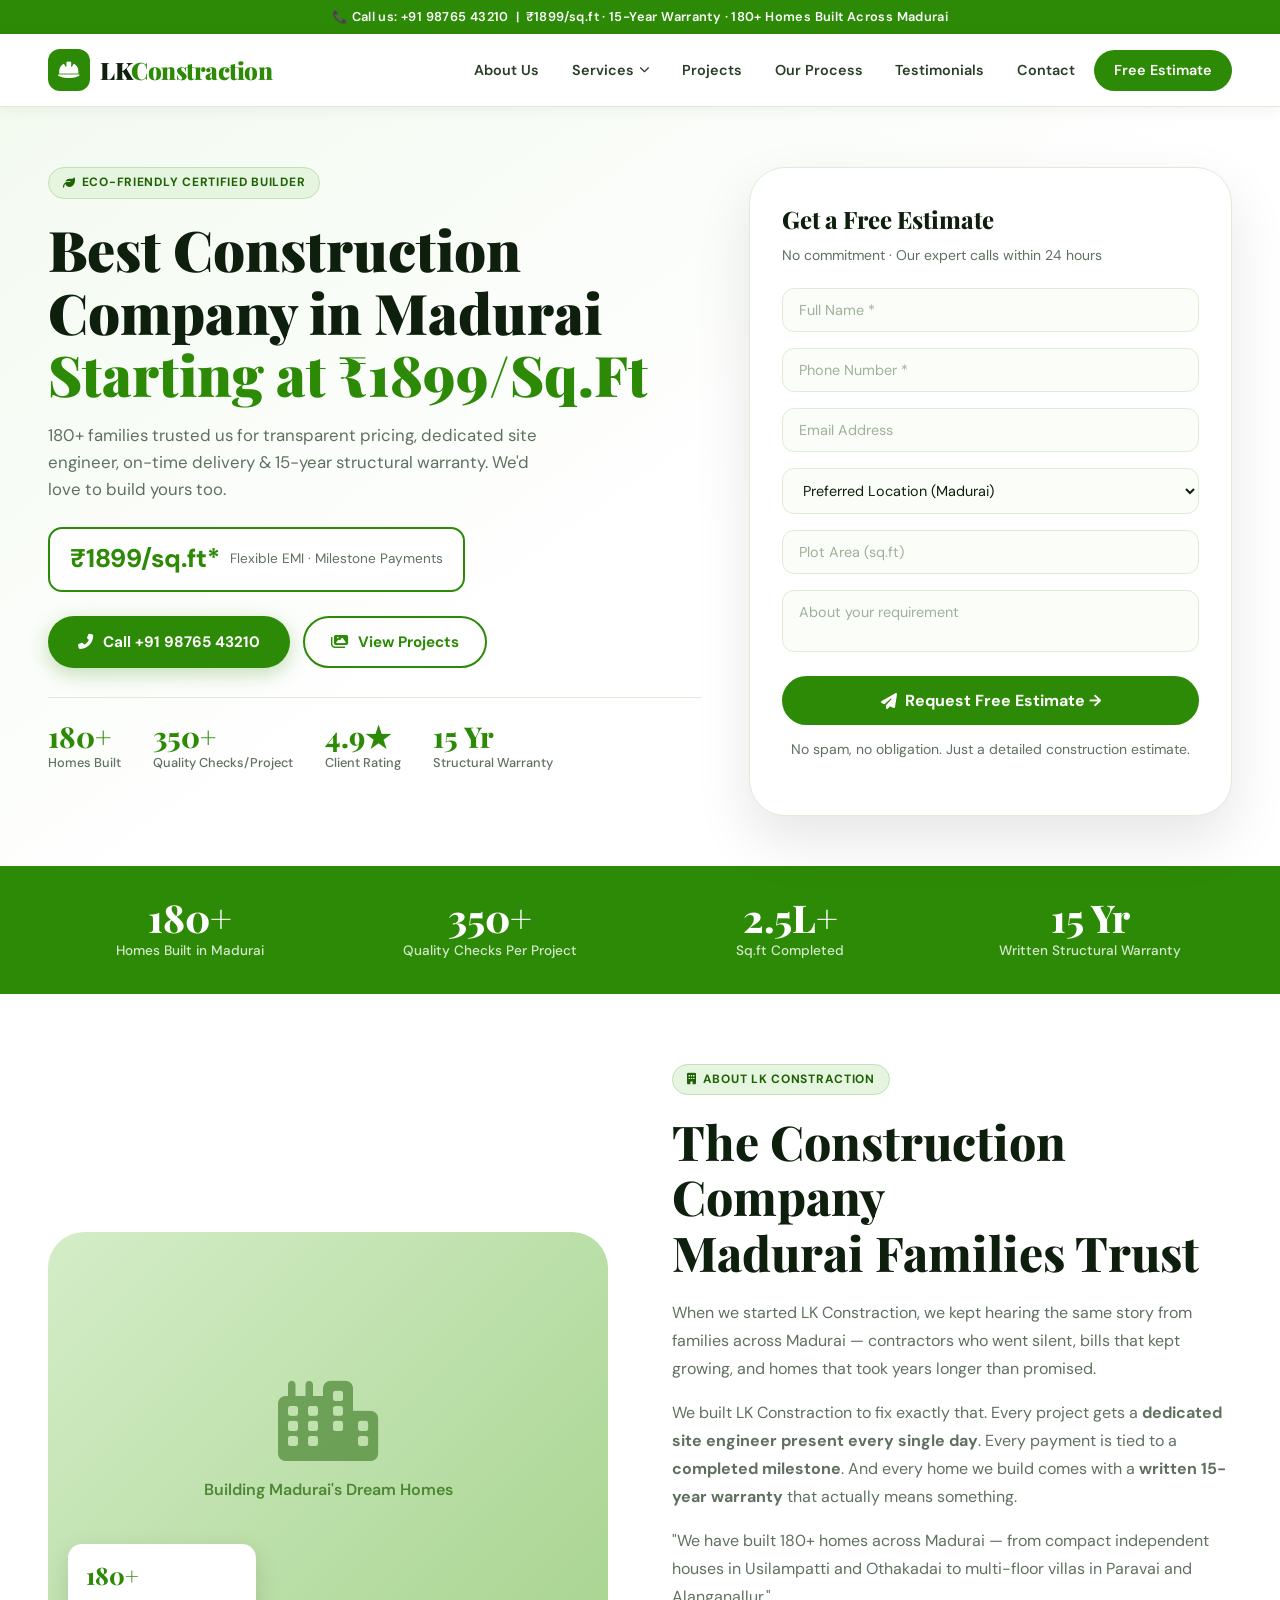
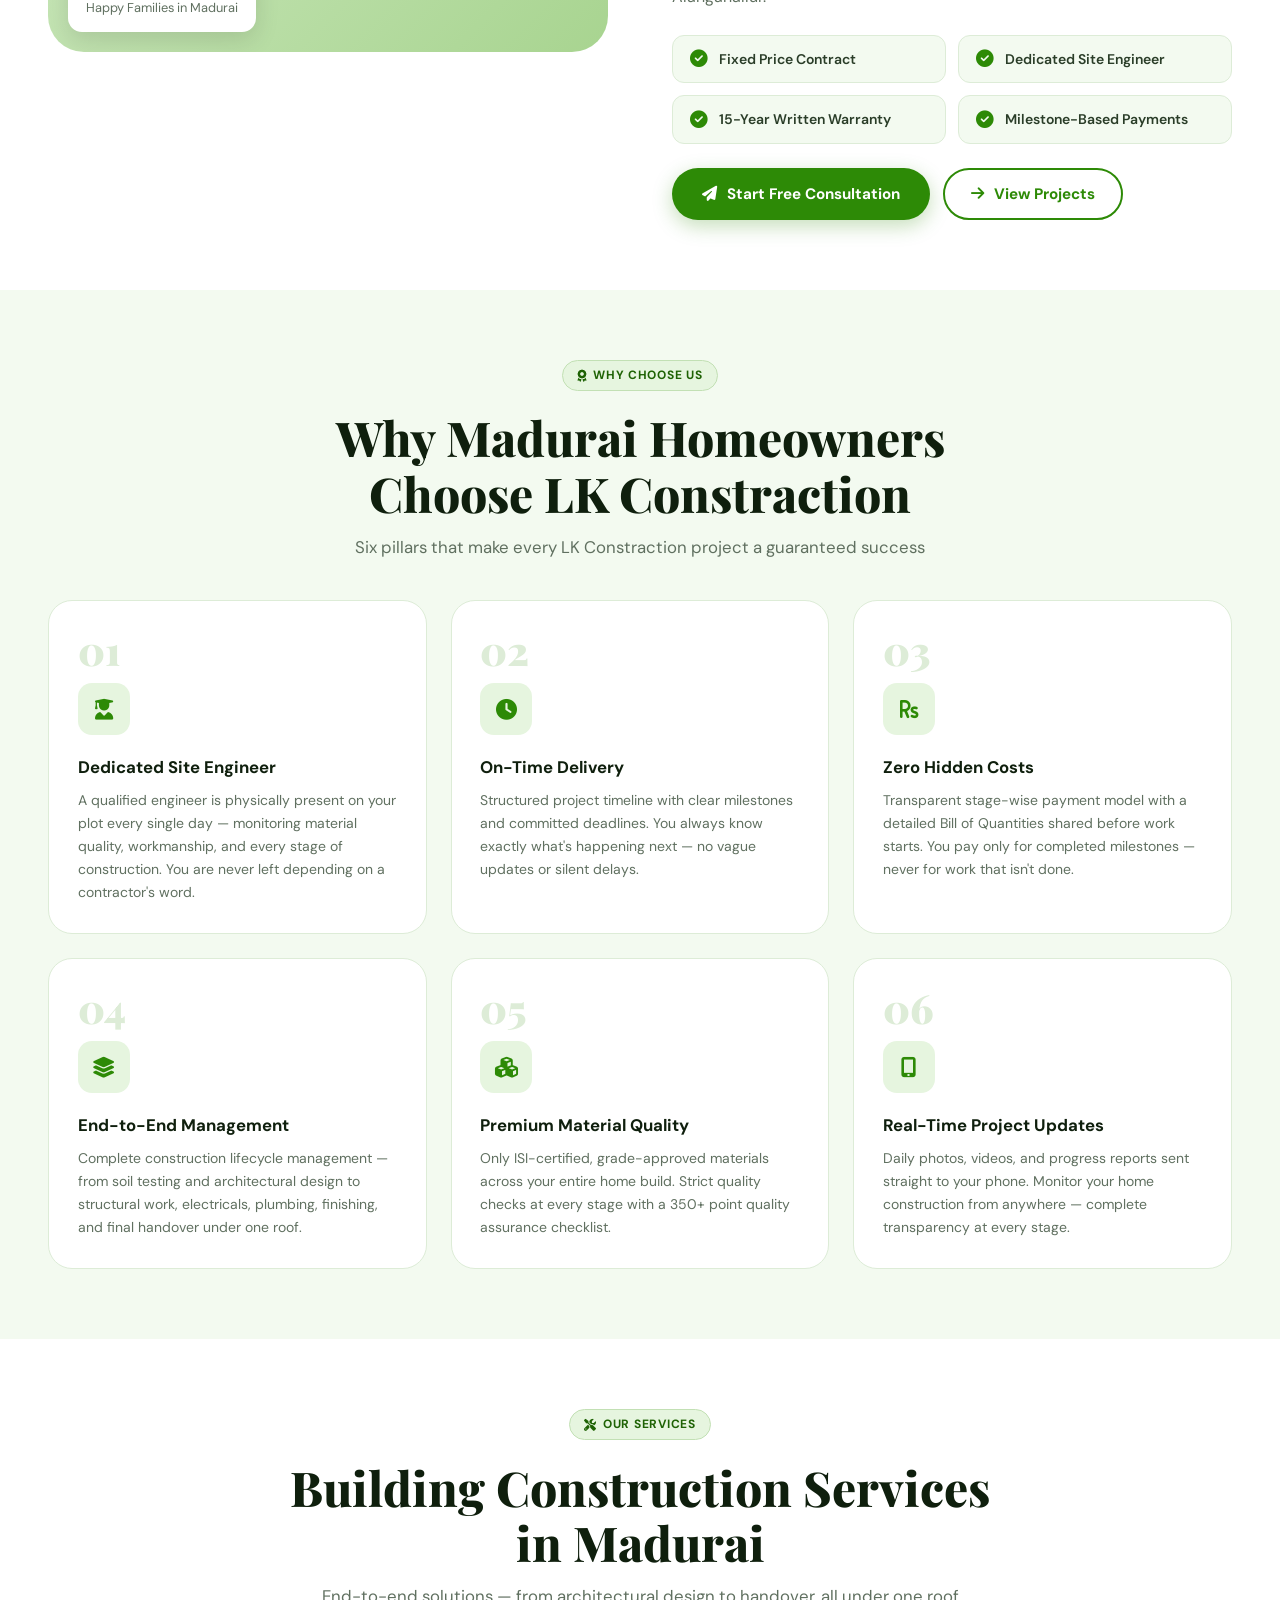
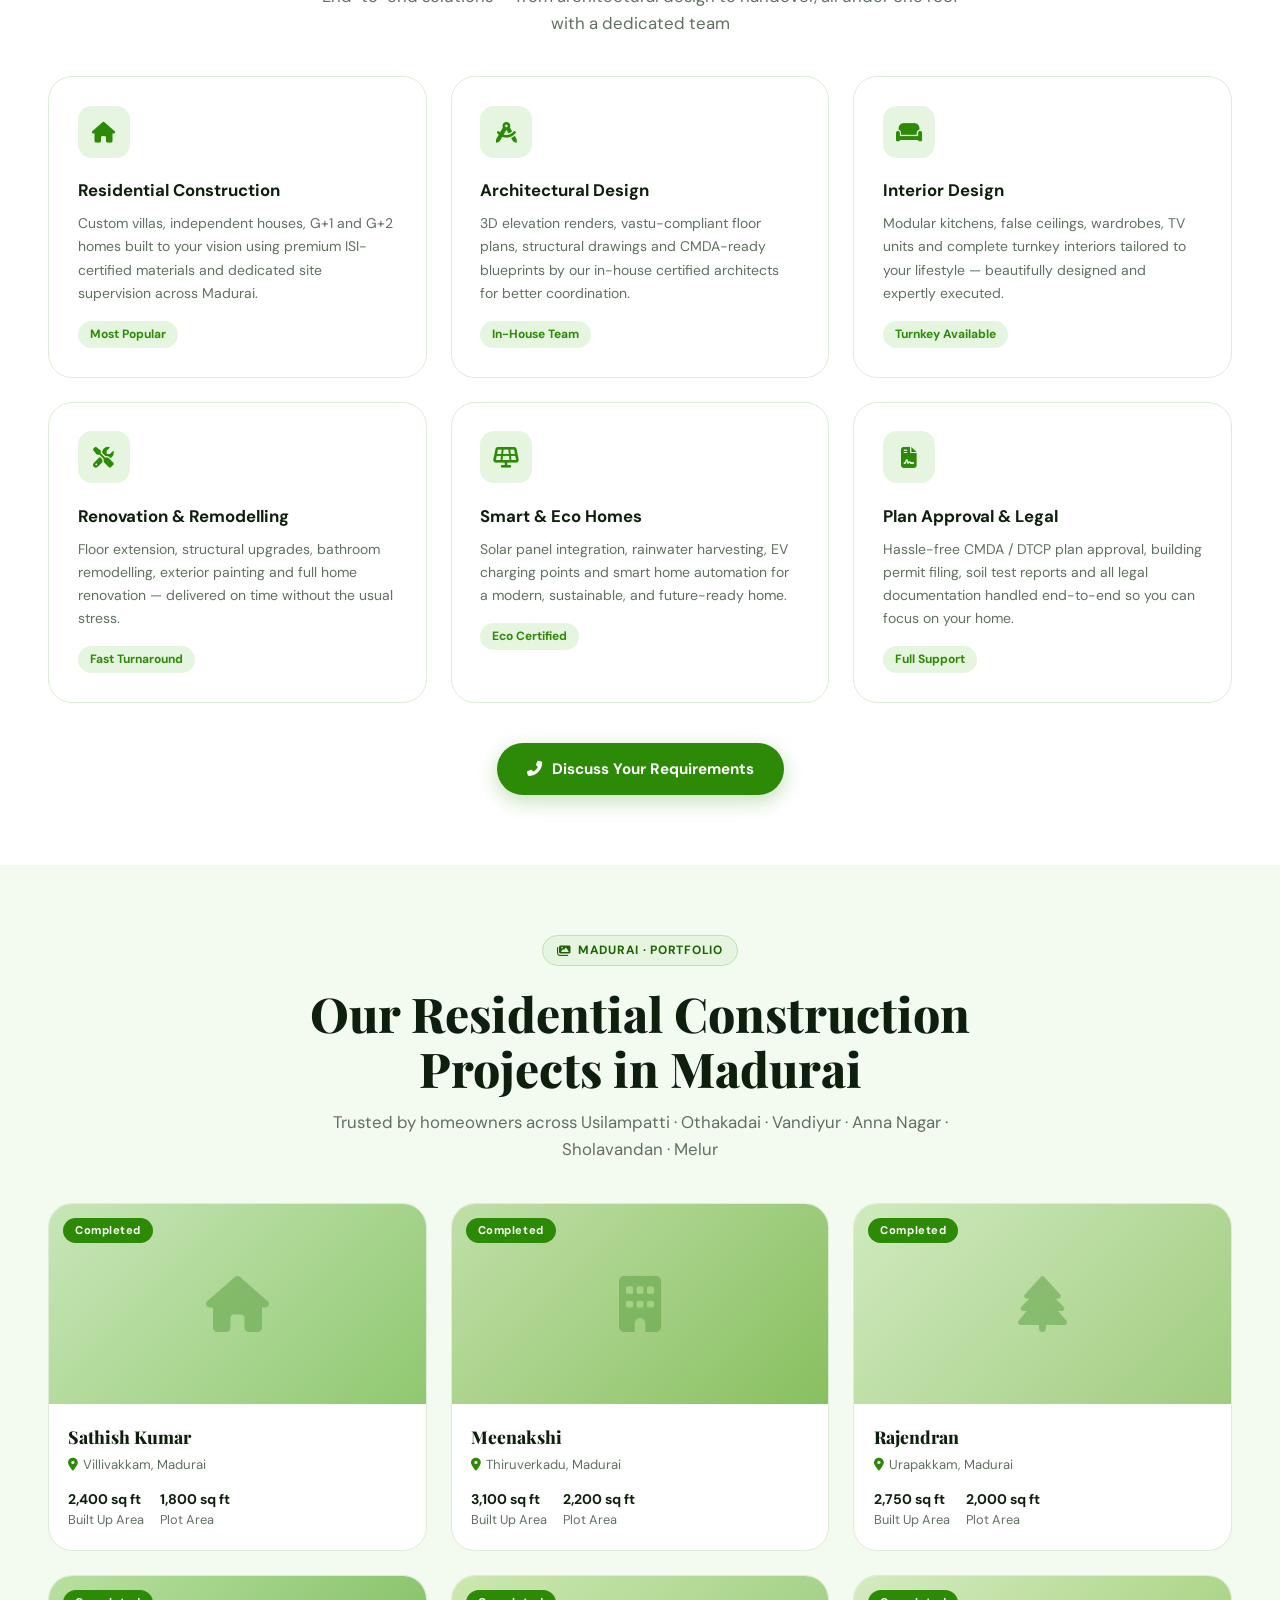
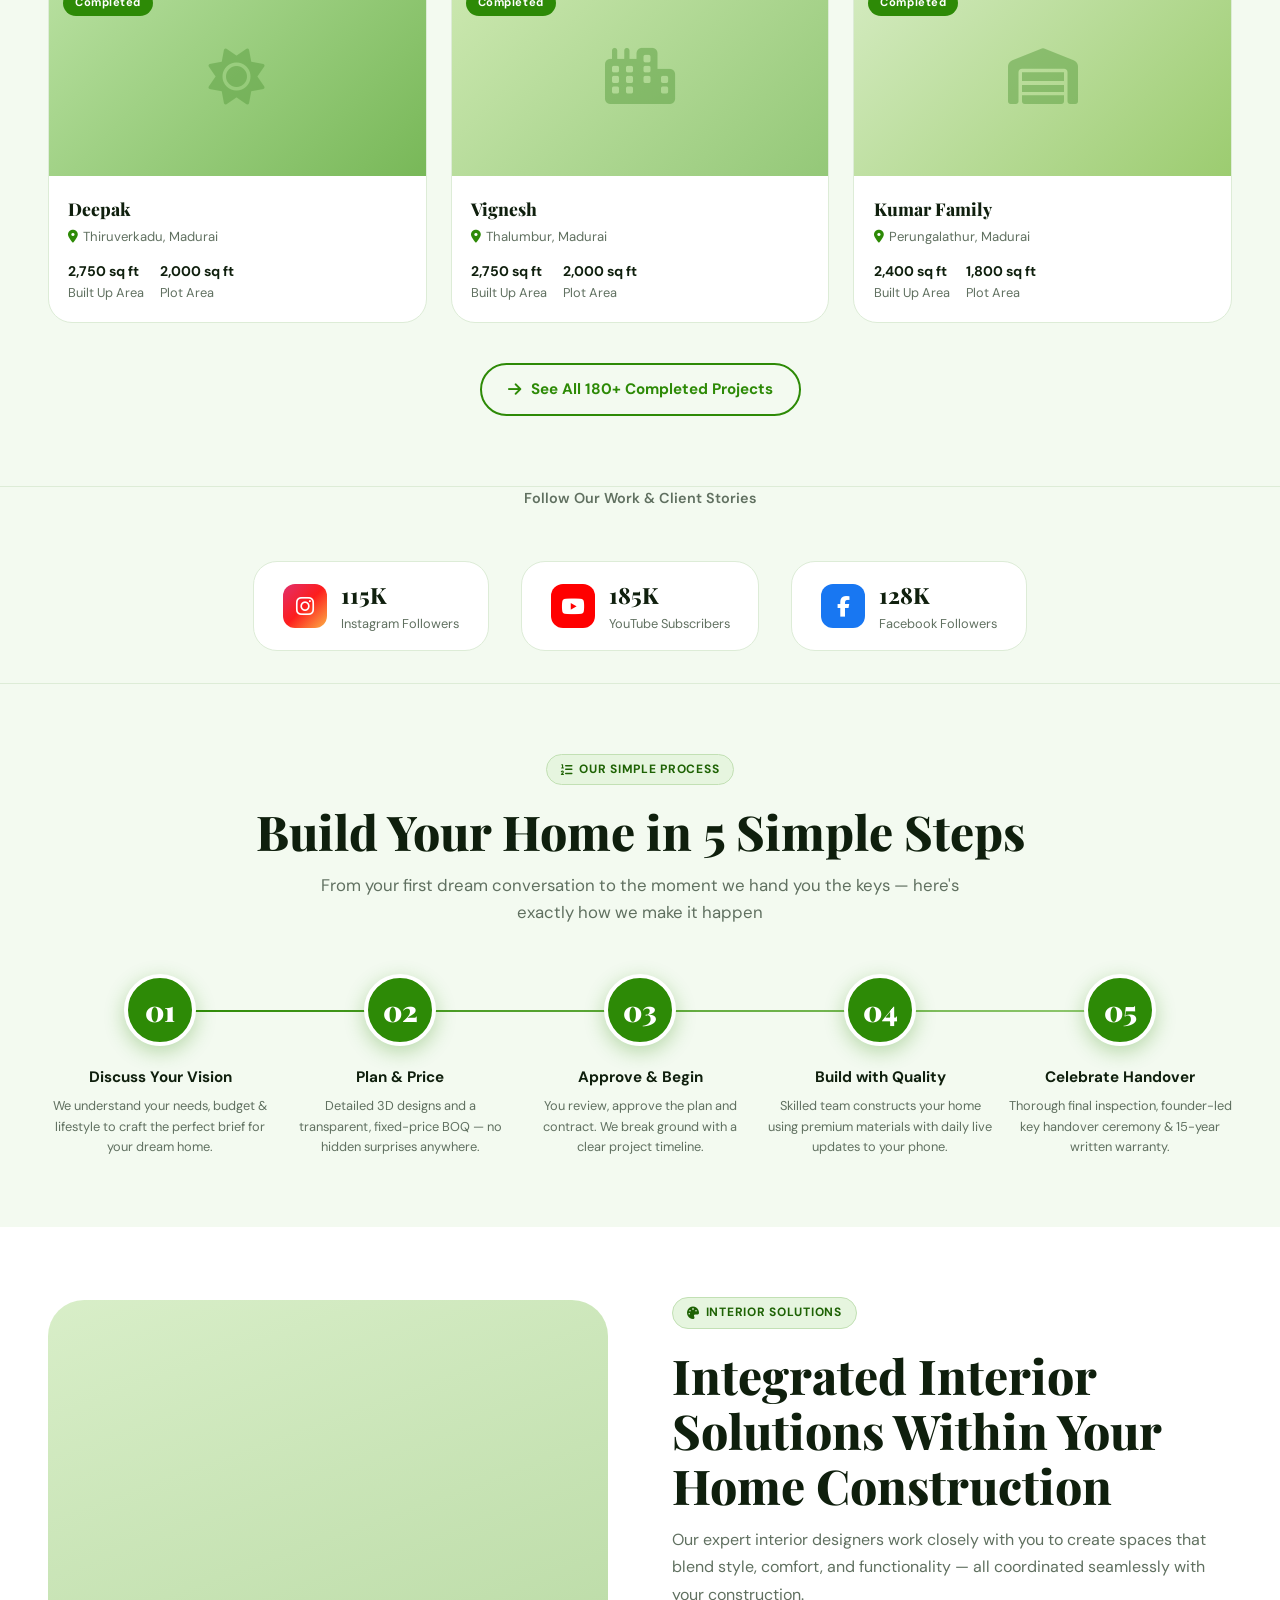
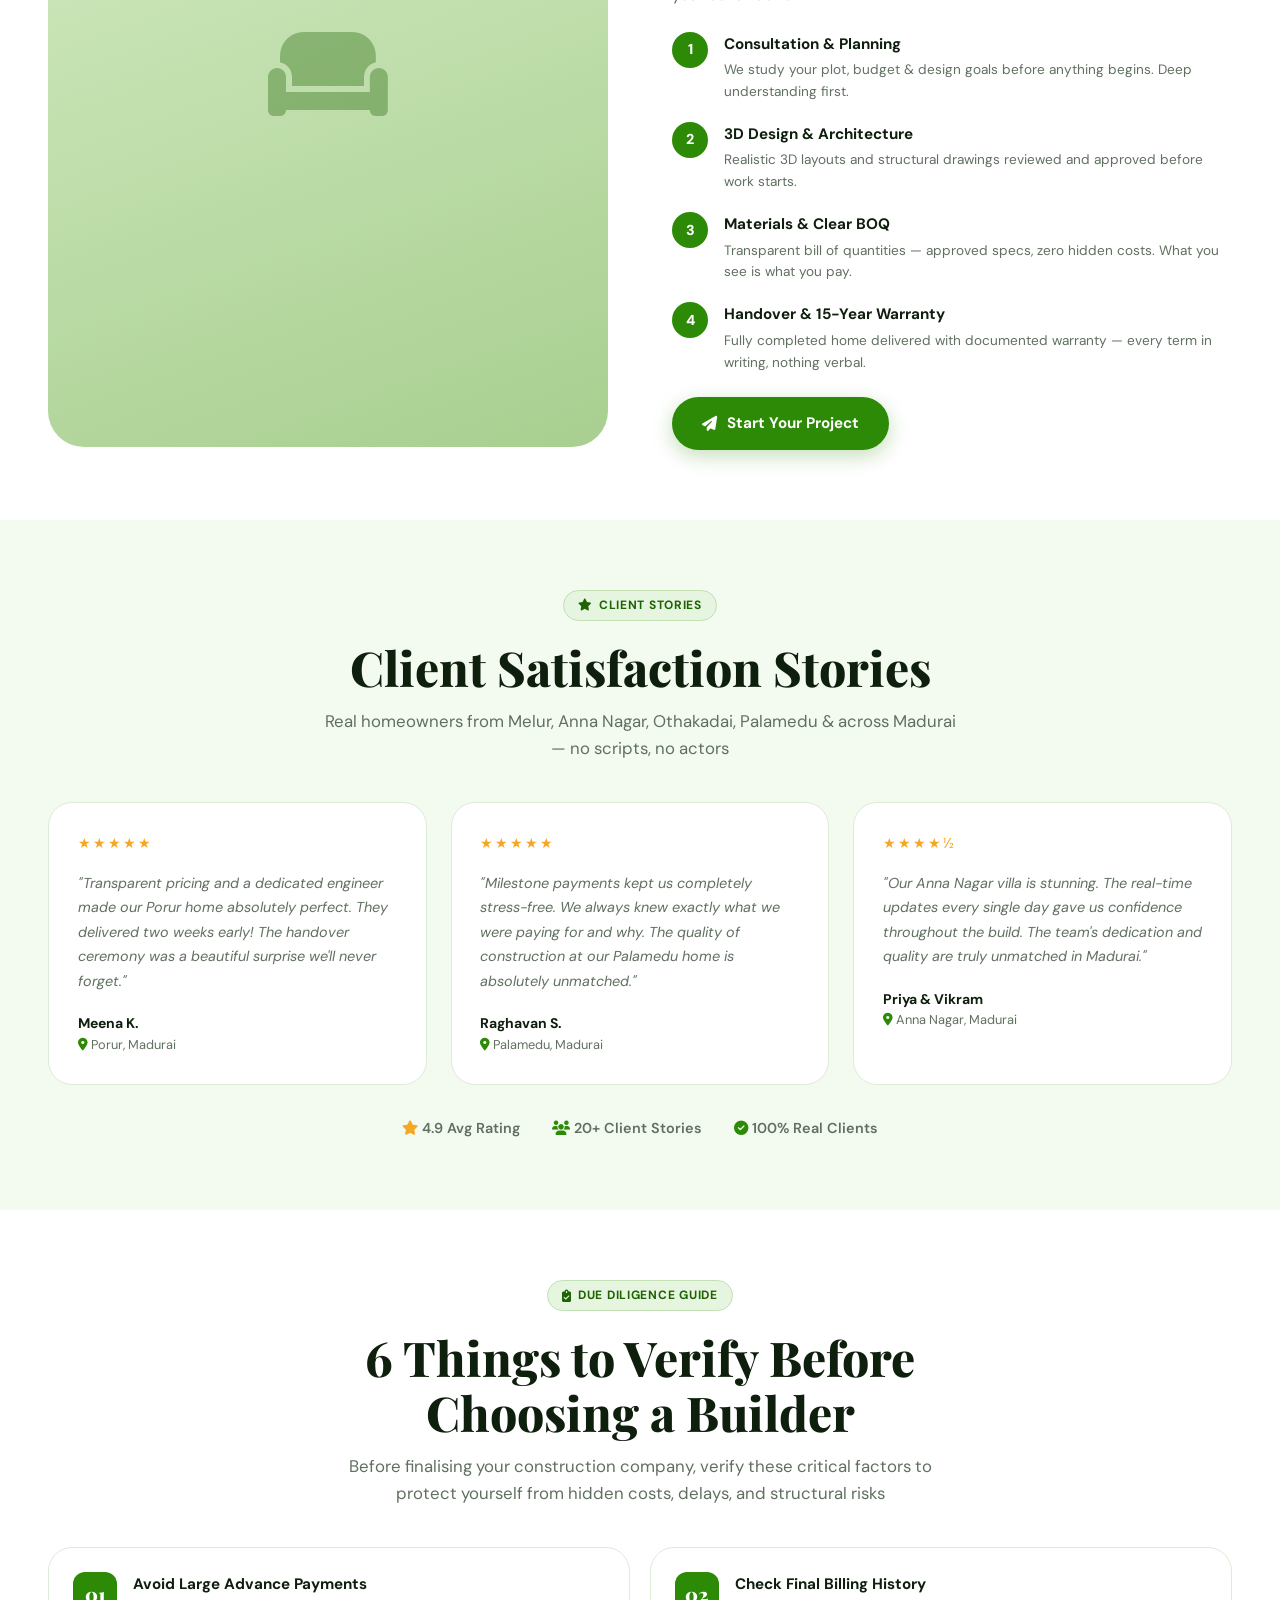
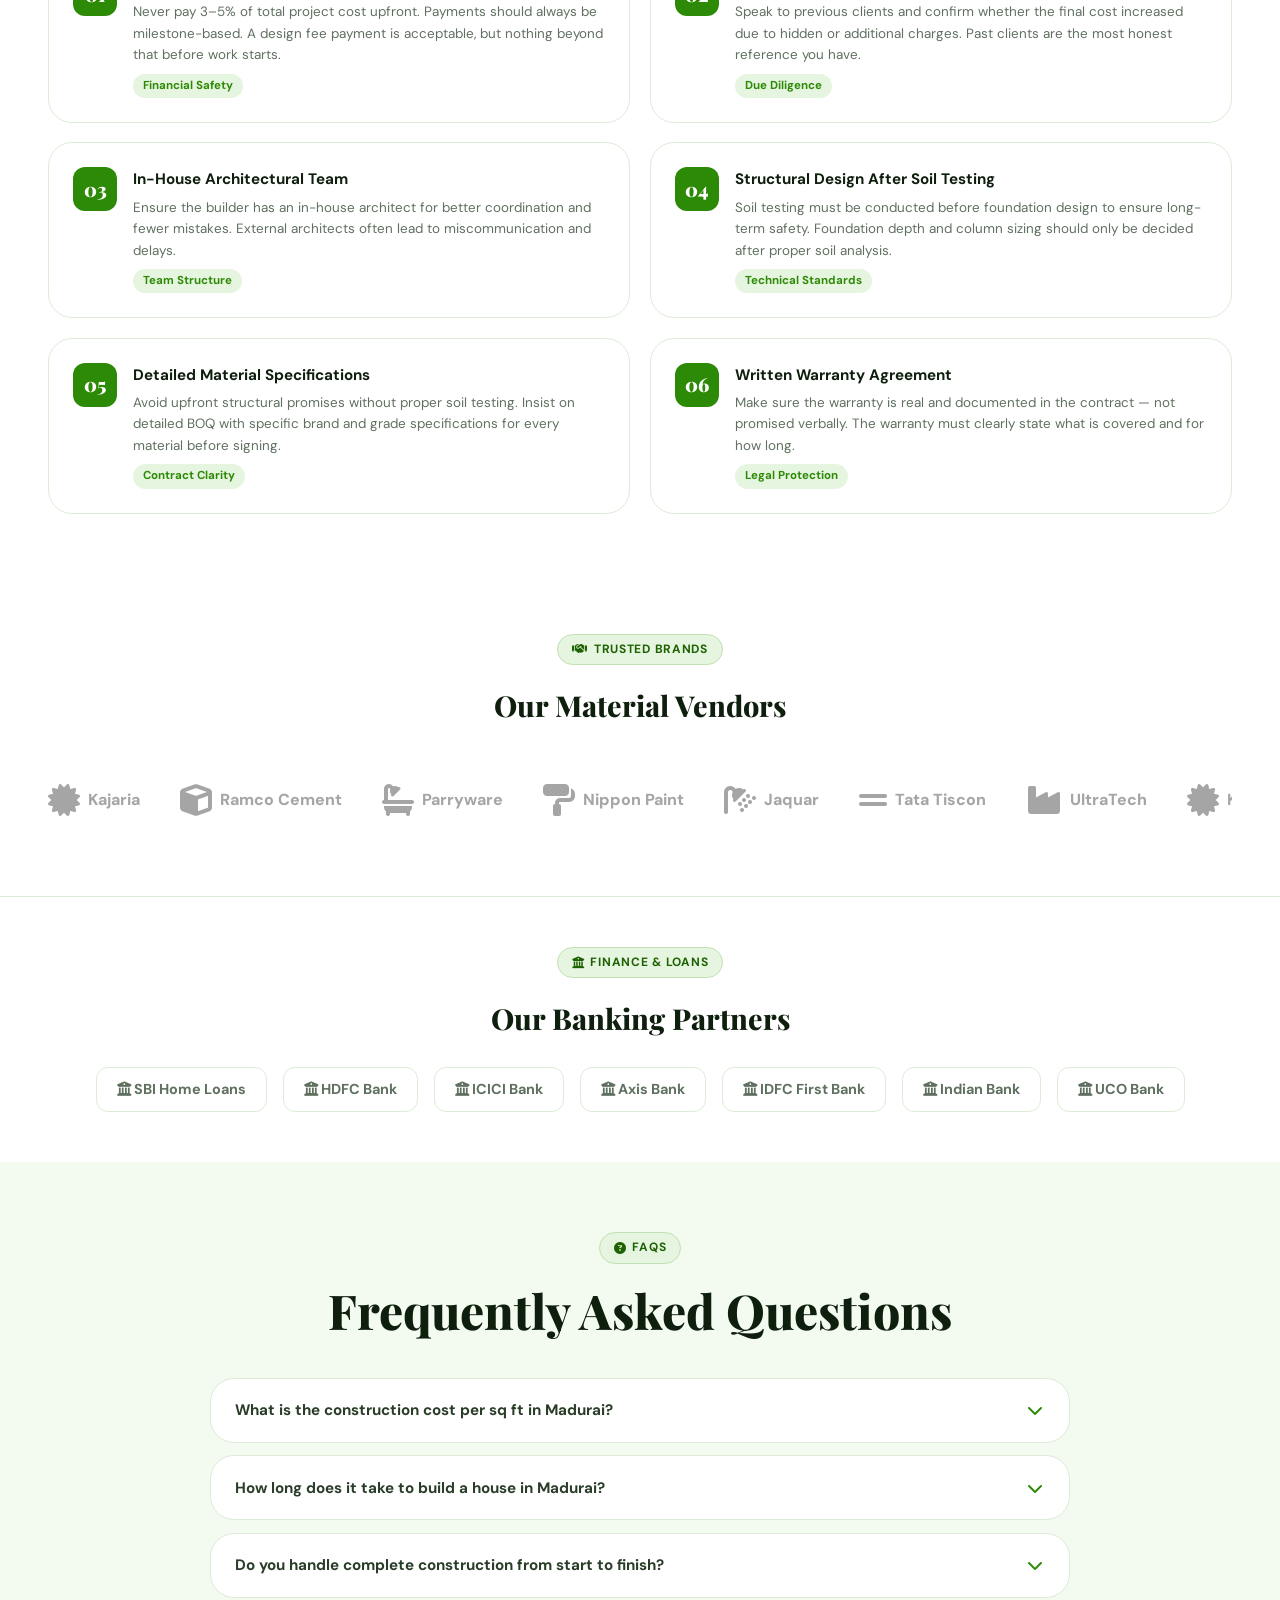
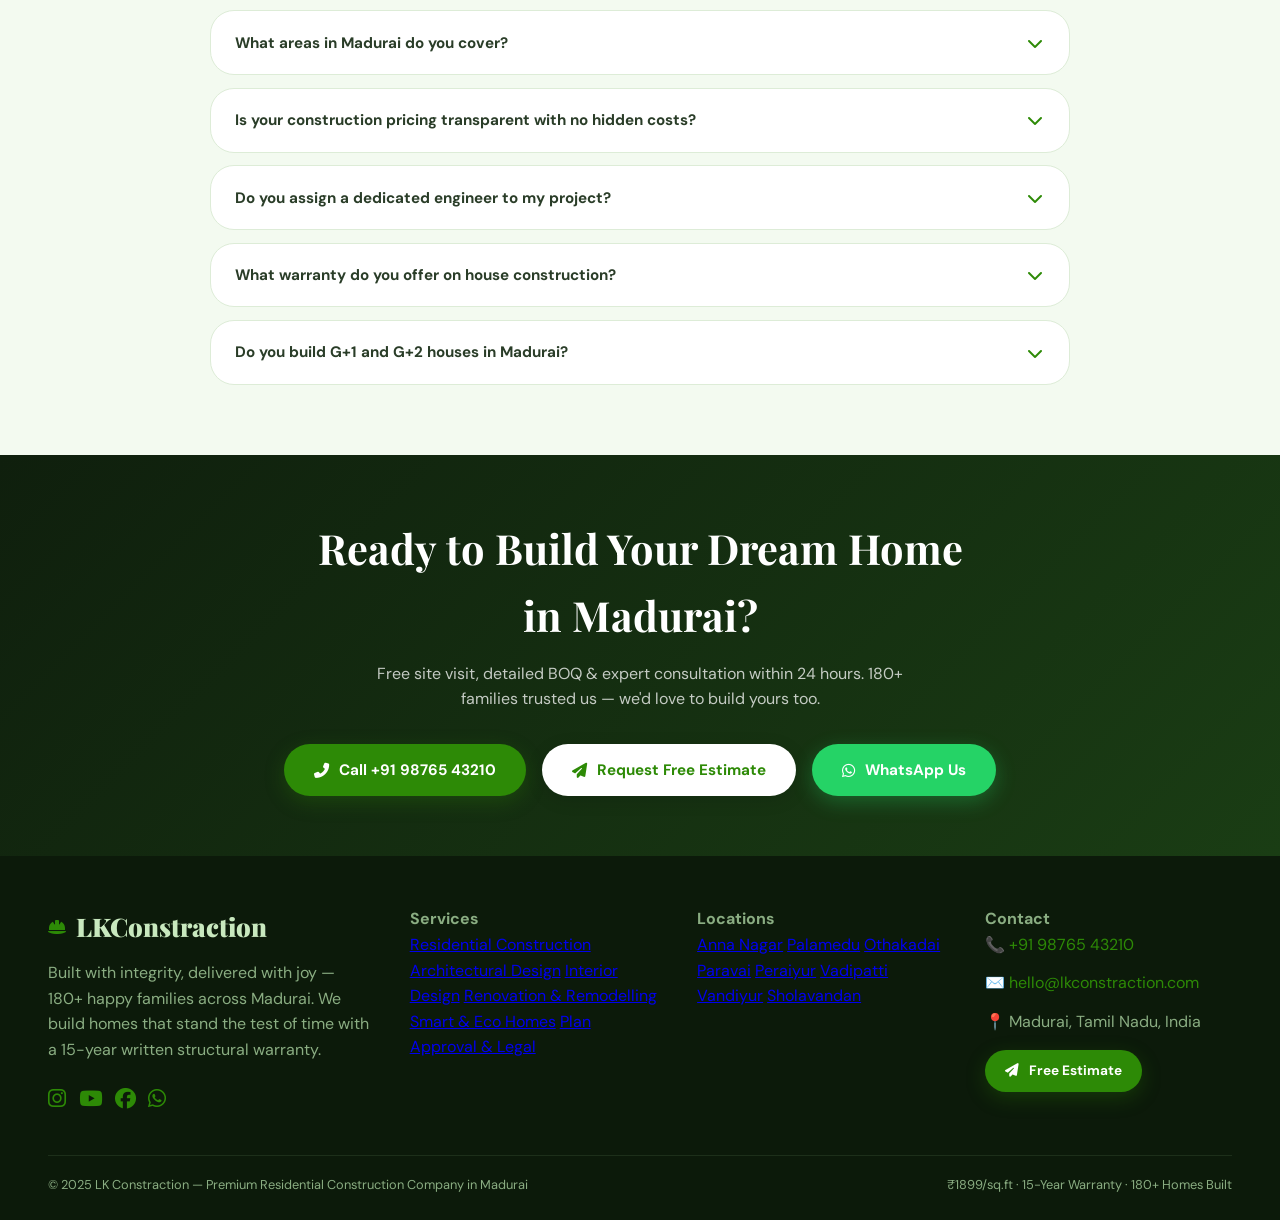
<file: index-old.html>
<!DOCTYPE html>
<html lang="en">
<head>
<meta charset="UTF-8">
<meta name="viewport" content="width=device-width, initial-scale=1.0, viewport-fit=cover">
<title>LK Constraction | Best Construction Company in Madurai – ₹1899/sq.ft</title>
<link rel="preconnect" href="https://fonts.googleapis.com">
<link href="https://fonts.googleapis.com/css2?family=Playfair+Display:wght@700;800;900&family=DM+Sans:wght@300;400;500;600;700&display=swap" rel="stylesheet">
<link rel="stylesheet" href="https://cdnjs.cloudflare.com/ajax/libs/font-awesome/6.5.0/css/all.min.css">
<style>
:root{
  --green:#2d8a06;
  --green-d:#1e6204;
  --green-l:#e6f5df;
  --green-xl:#f3faf0;
  --ink:#0f1f0d;
  --ink2:#2a3d28;
  --muted:#607060;
  --border:#ddecd7;
  --white:#fff;
  --radius:16px;
  --radius-lg:24px;
  --radius-xl:36px;
}
*{margin:0;padding:0;box-sizing:border-box}
html{scroll-behavior:smooth}
body{font-family:'DM Sans',sans-serif;background:#fff;color:var(--ink);overflow-x:hidden;line-height:1.6}

/* ── UTILS ── */
.container{max-width:1240px;margin:0 auto;padding:0 28px}
.tag{display:inline-flex;align-items:center;gap:6px;background:var(--green-l);color:var(--green-d);font-size:.75rem;font-weight:700;letter-spacing:.06em;text-transform:uppercase;padding:5px 14px;border-radius:30px;border:1px solid #c2e0b4}
.section-eyebrow{margin-bottom:1.2rem}
.section-title{font-family:'Playfair Display',serif;font-size:clamp(2rem,4vw,3rem);font-weight:800;line-height:1.15;color:var(--ink)}
.section-sub{font-size:1.05rem;color:var(--muted);max-width:640px;margin:.8rem auto 0}
.center{text-align:center}

/* ── BUTTONS ── */
.btn{display:inline-flex;align-items:center;gap:10px;font-family:'DM Sans',sans-serif;font-weight:700;font-size:.95rem;border:none;cursor:pointer;transition:.22s;text-decoration:none;white-space:nowrap}
.btn-green{background:var(--green);color:#fff;padding:14px 30px;border-radius:50px;box-shadow:0 6px 20px rgba(45,138,6,.28)}
.btn-green:hover{background:var(--green-d);transform:translateY(-2px);box-shadow:0 10px 28px rgba(45,138,6,.35)}
.btn-outline{background:transparent;color:var(--green);border:2px solid var(--green);padding:12px 26px;border-radius:50px}
.btn-outline:hover{background:var(--green);color:#fff}
.btn-white{background:#fff;color:var(--green);padding:14px 30px;border-radius:50px;box-shadow:0 4px 18px rgba(0,0,0,.12)}
.btn-white:hover{background:var(--green-l)}
.btn-wa{background:#25D366;color:#fff;padding:14px 30px;border-radius:50px;box-shadow:0 6px 20px rgba(37,211,102,.3)}
.btn-wa:hover{background:#1ebe5a;transform:translateY(-2px)}

/* ── TOP BAR ── */
.topbar{background:var(--green);color:#fff;font-size:.8rem;font-weight:600;padding:7px 0;text-align:center;letter-spacing:.03em}
.topbar a{color:#fff;text-decoration:none}

/* ── NAV ── */
nav{position:sticky;top:0;z-index:900;background:#fff;border-bottom:1px solid var(--border);box-shadow:0 2px 16px rgba(0,0,0,.06)}
.nav-inner{display:flex;align-items:center;justify-content:space-between;height:72px;gap:1rem}
.logo-wrap{display:flex;align-items:center;gap:10px;text-decoration:none}
.logo-icon{width:42px;height:42px;background:var(--green);border-radius:12px;display:flex;align-items:center;justify-content:center}
.logo-icon i{color:#fff;font-size:1.2rem}
.logo-text{font-family:'Playfair Display',serif;font-size:1.5rem;font-weight:900;color:var(--ink);letter-spacing:-.5px}
.logo-text span{color:var(--green)}
.nav-menu{display:flex;align-items:center;gap:.3rem;list-style:none}
.nav-menu>li{position:relative}
.nav-menu>li>a,.nav-menu>li>button{display:flex;align-items:center;gap:5px;padding:8px 14px;font-family:'DM Sans',sans-serif;font-size:.9rem;font-weight:600;color:var(--ink2);background:none;border:none;cursor:pointer;border-radius:10px;transition:.18s;text-decoration:none;white-space:nowrap}
.nav-menu>li>a:hover,.nav-menu>li>button:hover{background:var(--green-l);color:var(--green)}
.nav-menu>li>a.active{color:var(--green)}
.nav-cta{background:var(--green)!important;color:#fff!important;border-radius:50px!important;padding:9px 20px!important}
.nav-cta:hover{background:var(--green-d)!important}

/* Dropdown */
.dd-menu{position:absolute;top:calc(100% + 10px);left:50%;transform:translateX(-50%);background:#fff;border:1px solid var(--border);border-radius:var(--radius-lg);box-shadow:0 20px 50px rgba(0,0,0,.12);padding:1rem;min-width:580px;opacity:0;visibility:hidden;transition:.2s;pointer-events:none}
.dd-menu::before{content:'';position:absolute;top:-7px;left:50%;transform:translateX(-50%);border-left:7px solid transparent;border-right:7px solid transparent;border-bottom:7px solid var(--border)}
.dd-menu::after{content:'';position:absolute;top:-6px;left:50%;transform:translateX(-50%);border-left:7px solid transparent;border-right:7px solid transparent;border-bottom:7px solid #fff}
.nav-menu>li:hover .dd-menu,.nav-menu>li.open .dd-menu{opacity:1;visibility:visible;pointer-events:auto}
.dd-grid{display:grid;grid-template-columns:1fr 1fr;gap:6px}
.dd-item{display:flex;align-items:flex-start;gap:12px;padding:12px 14px;border-radius:12px;text-decoration:none;transition:.18s;color:inherit}
.dd-item:hover{background:var(--green-xl)}
.dd-ico{width:40px;height:40px;min-width:40px;background:var(--green-l);border-radius:10px;display:flex;align-items:center;justify-content:center;color:var(--green);font-size:1rem}
.dd-title{font-weight:700;font-size:.875rem;color:var(--ink);display:block}
.dd-desc{font-size:.775rem;color:var(--muted);margin-top:2px;display:block}
.dd-foot{margin-top:8px;padding-top:8px;border-top:1px solid var(--border);display:flex;justify-content:space-between;align-items:center}
.dd-foot span{font-size:.78rem;color:var(--muted)}
.dd-foot a{font-size:.82rem;font-weight:700;color:var(--green);text-decoration:none;display:flex;align-items:center;gap:5px}

.hamburger{display:none;background:none;border:none;cursor:pointer;padding:6px;color:var(--ink);font-size:1.5rem}
.mob-overlay{display:none;position:fixed;inset:0;background:rgba(0,0,0,.5);z-index:800;backdrop-filter:blur(3px)}
.mob-overlay.on{display:block}
.mob-menu{position:fixed;top:0;right:-100%;width:min(340px,90vw);height:100vh;background:#fff;z-index:850;transition:.3s cubic-bezier(.2,.9,.4,1);overflow-y:auto;display:flex;flex-direction:column;padding:1.5rem}
.mob-menu.open{right:0}
.mob-close{align-self:flex-end;background:none;border:none;font-size:1.6rem;cursor:pointer;color:var(--muted);margin-bottom:1rem}
.mob-menu a,.mob-menu button{display:flex;align-items:center;gap:10px;padding:13px 0;border-bottom:1px solid var(--border);font-size:.95rem;font-weight:600;color:var(--ink2);text-decoration:none;background:none;border-top:none;border-left:none;border-right:none;width:100%;cursor:pointer;font-family:'DM Sans',sans-serif}
.mob-menu a:hover,.mob-menu button:hover{color:var(--green)}
.mob-services{padding-left:1rem;background:var(--green-xl);border-radius:12px;margin:6px 0 8px;overflow:hidden;max-height:0;transition:.3s}
.mob-services.open{max-height:400px}
.mob-services a{font-size:.875rem;font-weight:500;border-bottom:1px solid var(--border);padding:10px 12px}
.mob-services a:last-child{border-bottom:none}
.mob-cta{background:var(--green);color:#fff!important;border-radius:50px;justify-content:center;padding:14px!important;margin-top:1.5rem;border:none!important}
.mob-cta:hover{background:var(--green-d)!important}

/* ── HERO ── */
.hero{background:linear-gradient(145deg,var(--green-xl) 0%,#fff 55%);padding:60px 0 50px}
.hero-grid{display:grid;grid-template-columns:1.15fr .85fr;gap:3rem;align-items:start}
.hero-tag{margin-bottom:1.2rem}
.hero h1{font-family:'Playfair Display',serif;font-size:clamp(2.2rem,4.5vw,3.5rem);font-weight:900;line-height:1.12;color:var(--ink);margin-bottom:1rem}
.hero h1 span{color:var(--green)}
.hero-sub{font-size:1.05rem;color:var(--muted);max-width:500px;margin-bottom:1.5rem}
.hero-price{display:inline-flex;align-items:center;gap:10px;background:#fff;border:2px solid var(--green);border-radius:14px;padding:10px 20px;margin-bottom:1.5rem}
.hero-price strong{font-size:1.6rem;color:var(--green);font-weight:800}
.hero-price span{font-size:.85rem;color:var(--muted)}
.hero-btns{display:flex;gap:.8rem;flex-wrap:wrap;margin-bottom:1.8rem}
.hero-stats{display:flex;gap:2rem;flex-wrap:wrap;padding-top:1.5rem;border-top:1px solid var(--border)}
.hero-stat-num{font-family:'Playfair Display',serif;font-size:1.8rem;font-weight:800;color:var(--green);line-height:1}
.hero-stat-lbl{font-size:.8rem;color:var(--muted);font-weight:500;margin-top:3px}

/* FORM CARD */
.form-card{background:#fff;border:1px solid var(--border);border-radius:var(--radius-xl);padding:2rem;box-shadow:0 24px 56px rgba(0,0,0,.1)}
.form-card h3{font-family:'Playfair Display',serif;font-size:1.5rem;font-weight:800;margin-bottom:.3rem}
.form-card p{font-size:.875rem;color:var(--muted);margin-bottom:1.4rem}
.form-row{margin-bottom:1rem}
.form-row input,.form-row select,.form-row textarea{width:100%;padding:12px 16px;border:1.5px solid var(--border);border-radius:12px;font-family:'DM Sans',sans-serif;font-size:.9rem;color:var(--ink);background:#fafdf8;outline:none;transition:.2s;resize:none}
.form-row input:focus,.form-row select:focus,.form-row textarea:focus{border-color:var(--green);box-shadow:0 0 0 3px rgba(45,138,6,.1)}
.form-row input::placeholder,.form-row textarea::placeholder{color:#a0b09a}
.form-submit{width:100%;background:var(--green);color:#fff;padding:14px;border:none;border-radius:50px;font-family:'DM Sans',sans-serif;font-weight:700;font-size:1rem;cursor:pointer;transition:.22s;margin-top:.5rem;display:flex;align-items:center;justify-content:center;gap:8px}
.form-submit:hover{background:var(--green-d)}
.form-note{text-align:center;font-size:.75rem;color:#a0b09a;margin-top:.8rem}

/* ── STATS BANNER ── */
.stats-band{background:var(--green);padding:32px 0}
.stats-grid{display:grid;grid-template-columns:repeat(4,1fr);gap:1rem;text-align:center}
.stat-num{font-family:'Playfair Display',serif;font-size:2.4rem;font-weight:800;color:#fff;line-height:1}
.stat-lbl{font-size:.85rem;color:rgba(255,255,255,.8);margin-top:4px;font-weight:500}

/* ── ABOUT ── */
.about-grid{display:grid;grid-template-columns:1fr 1fr;gap:4rem;align-items:center}
.about-img{position:relative;border-radius:var(--radius-xl);overflow:hidden;aspect-ratio:4/3;background:linear-gradient(135deg,#d4edc8,#a8d490);display:flex;align-items:center;justify-content:center}
.about-img-inner{text-align:center;padding:2rem}
.about-img-inner i{font-size:5rem;color:var(--green-d);opacity:.5}
.about-img-inner p{color:var(--green-d);font-weight:600;margin-top:1rem;opacity:.7}
.about-badge{position:absolute;bottom:20px;left:20px;background:#fff;border-radius:14px;padding:12px 18px;box-shadow:0 8px 24px rgba(0,0,0,.12)}
.about-badge strong{display:block;font-size:1.5rem;color:var(--green);font-weight:800;font-family:'Playfair Display',serif}
.about-badge span{font-size:.8rem;color:var(--muted)}
.about-text p{font-size:1rem;color:var(--muted);margin-bottom:1rem;line-height:1.75}
.about-pillars{display:grid;grid-template-columns:1fr 1fr;gap:.75rem;margin-top:1.5rem}
.pillar{background:var(--green-xl);border:1px solid var(--border);border-radius:12px;padding:12px 16px;display:flex;align-items:center;gap:10px}
.pillar i{color:var(--green);font-size:1.1rem;width:20px;text-align:center}
.pillar span{font-size:.875rem;font-weight:600;color:var(--ink2)}

/* ── WHY CHOOSE US ── */
.why-section{background:var(--green-xl)}
.why-grid{display:grid;grid-template-columns:repeat(3,1fr);gap:1.5rem}
.why-card{background:#fff;border:1px solid var(--border);border-radius:var(--radius-lg);padding:1.8rem;transition:.28s}
.why-card:hover{transform:translateY(-5px);box-shadow:0 20px 40px rgba(45,138,6,.1);border-color:#b8dcaa}
.why-num{font-family:'Playfair Display',serif;font-size:2.5rem;font-weight:900;color:var(--border);line-height:1;margin-bottom:.8rem}
.why-ico{width:52px;height:52px;background:var(--green-l);border-radius:14px;display:flex;align-items:center;justify-content:center;color:var(--green);font-size:1.3rem;margin-bottom:1.2rem}
.why-card h3{font-size:1.05rem;font-weight:700;margin-bottom:.5rem}
.why-card p{font-size:.875rem;color:var(--muted);line-height:1.65}

/* ── SERVICES ── */
.services-grid{display:grid;grid-template-columns:repeat(3,1fr);gap:1.5rem}
.svc-card{border:1px solid var(--border);border-radius:var(--radius-lg);padding:1.8rem;transition:.28s;position:relative;overflow:hidden}
.svc-card::before{content:'';position:absolute;top:0;left:0;right:0;height:3px;background:var(--green);transform:scaleX(0);transform-origin:left;transition:.3s}
.svc-card:hover{transform:translateY(-5px);box-shadow:0 20px 40px rgba(0,0,0,.07);border-color:#c0ddb0}
.svc-card:hover::before{transform:scaleX(1)}
.svc-ico{width:52px;height:52px;background:var(--green-l);border-radius:14px;display:flex;align-items:center;justify-content:center;color:var(--green);font-size:1.3rem;margin-bottom:1.2rem}
.svc-card h3{font-size:1.05rem;font-weight:700;margin-bottom:.5rem}
.svc-card p{font-size:.875rem;color:var(--muted);line-height:1.65}
.svc-tag{display:inline-block;margin-top:1rem;padding:4px 12px;background:var(--green-l);color:var(--green);border-radius:20px;font-size:.75rem;font-weight:700}

/* ── PROJECTS ── */
.projects-grid{display:grid;grid-template-columns:repeat(3,1fr);gap:1.5rem}
.proj-card{border-radius:var(--radius-lg);overflow:hidden;border:1px solid var(--border);transition:.28s;background:#fff}
.proj-card:hover{transform:translateY(-5px);box-shadow:0 20px 40px rgba(0,0,0,.1)}
.proj-img{height:200px;background:linear-gradient(135deg,#c8e6b8,#90c870);display:flex;align-items:center;justify-content:center;position:relative}
.proj-img i{font-size:3.5rem;color:#5a9e40;opacity:.5}
.proj-status{position:absolute;top:14px;left:14px;background:var(--green);color:#fff;font-size:.7rem;font-weight:700;padding:4px 12px;border-radius:20px;letter-spacing:.05em}
.proj-body{padding:1.2rem}
.proj-name{font-family:'Playfair Display',serif;font-weight:800;font-size:1.1rem;margin-bottom:.2rem}
.proj-loc{font-size:.82rem;color:var(--muted);margin-bottom:.8rem;display:flex;align-items:center;gap:5px}
.proj-meta{display:flex;gap:1rem}
.proj-meta-item{font-size:.8rem;color:var(--muted)}
.proj-meta-item strong{display:block;font-weight:700;color:var(--ink);font-size:.875rem}

/* ── PROCESS ── */
.process-section{background:var(--green-xl)}
.process-grid{display:grid;grid-template-columns:repeat(5,1fr);gap:1rem;position:relative}
.process-grid::before{content:'';position:absolute;top:36px;left:10%;right:10%;height:2px;background:linear-gradient(90deg,var(--green),#90c870);z-index:0}
.proc-step{text-align:center;position:relative;z-index:1}
.proc-num{width:72px;height:72px;background:var(--green);color:#fff;border-radius:50%;display:flex;align-items:center;justify-content:center;font-family:'Playfair Display',serif;font-size:1.8rem;font-weight:900;margin:0 auto 1.2rem;border:4px solid #fff;box-shadow:0 6px 20px rgba(45,138,6,.3)}
.proc-step h3{font-size:.95rem;font-weight:700;margin-bottom:.4rem}
.proc-step p{font-size:.8rem;color:var(--muted)}

/* ── TESTIMONIALS ── */
.testi-grid{display:grid;grid-template-columns:repeat(3,1fr);gap:1.5rem}
.testi-card{background:#fff;border:1px solid var(--border);border-radius:var(--radius-lg);padding:1.8rem;transition:.28s}
.testi-card:hover{box-shadow:0 12px 30px rgba(0,0,0,.08)}
.testi-stars{color:#f5a623;font-size:.9rem;margin-bottom:1rem;letter-spacing:2px}
.testi-text{font-size:.9rem;color:var(--muted);line-height:1.7;margin-bottom:1.2rem;font-style:italic}
.testi-author{font-weight:700;font-size:.875rem;color:var(--ink)}
.testi-loc{font-size:.8rem;color:var(--muted)}

/* ── CHECKLIST ── */
.check-grid{display:grid;grid-template-columns:repeat(2,1fr);gap:1.2rem}
.check-item{display:flex;gap:1rem;align-items:flex-start;background:#fff;border:1px solid var(--border);border-radius:var(--radius-lg);padding:1.5rem}
.check-item:hover{border-color:#b8dba8;box-shadow:0 8px 24px rgba(0,0,0,.06)}
.check-num{width:44px;height:44px;min-width:44px;background:var(--green);color:#fff;border-radius:12px;display:flex;align-items:center;justify-content:center;font-family:'Playfair Display',serif;font-size:1.2rem;font-weight:900}
.check-item h4{font-size:.95rem;font-weight:700;margin-bottom:.3rem}
.check-item p{font-size:.84rem;color:var(--muted);line-height:1.6}
.check-badge{display:inline-block;margin-top:.5rem;padding:3px 10px;background:var(--green-l);color:var(--green);border-radius:20px;font-size:.72rem;font-weight:700}

/* ── INTERIOR ── */
.interior-grid{display:grid;grid-template-columns:1fr 1fr;gap:4rem;align-items:center}
.interior-img{border-radius:var(--radius-xl);overflow:hidden;aspect-ratio:3/4;background:linear-gradient(160deg,#d8eec8,#a8cf90);display:flex;align-items:center;justify-content:center}
.interior-img i{font-size:6rem;color:var(--green-d);opacity:.35}
.interior-steps{display:flex;flex-direction:column;gap:1.2rem;margin-top:1.5rem}
.int-step{display:flex;gap:1rem;align-items:flex-start}
.int-step-num{width:36px;height:36px;min-width:36px;background:var(--green);color:#fff;border-radius:50%;display:flex;align-items:center;justify-content:center;font-weight:800;font-size:.9rem}
.int-step-num.outline{background:#fff;color:var(--green);border:2px solid var(--green)}
.int-step h4{font-size:.95rem;font-weight:700;margin-bottom:.2rem}
.int-step p{font-size:.85rem;color:var(--muted)}

/* ── SOCIAL BAND ── */
.social-band{background:var(--green-xl);border-top:1px solid var(--border);border-bottom:1px solid var(--border)}
.social-row{display:flex;align-items:center;justify-content:center;gap:2rem;flex-wrap:wrap;padding:2rem 0}
.soc-card{display:flex;align-items:center;gap:14px;background:#fff;border:1px solid var(--border);border-radius:var(--radius-lg);padding:1rem 1.8rem;transition:.22s;text-decoration:none;color:inherit}
.soc-card:hover{box-shadow:0 8px 24px rgba(0,0,0,.08);border-color:#b8dba8}
.soc-ico{width:44px;height:44px;border-radius:12px;display:flex;align-items:center;justify-content:center;font-size:1.3rem;color:#fff}
.soc-ico.ig{background:linear-gradient(135deg,#e1306c,#fd1d1d,#fcb045)}
.soc-ico.yt{background:#ff0000}
.soc-ico.fb{background:#1877f2}
.soc-num{font-family:'Playfair Display',serif;font-size:1.4rem;font-weight:800;color:var(--ink)}
.soc-lbl{font-size:.8rem;color:var(--muted)}

/* ── VENDORS ── */
.vendor-track{overflow:hidden;padding:1.5rem 0}
.vendor-row{display:flex;gap:2.5rem;align-items:center;animation:scroll-left 22s linear infinite}
.vendor-row:hover{animation-play-state:paused}
@keyframes scroll-left{0%{transform:translateX(0)}100%{transform:translateX(-50%)}}
.vendor-logo{height:44px;opacity:.6;filter:grayscale(1);transition:.22s;white-space:nowrap;font-weight:800;font-size:1rem;color:var(--muted);display:flex;align-items:center}
.vendor-logo:hover{opacity:1;filter:none;color:var(--green)}
.vendor-logo i{font-size:2rem;margin-right:8px}

/* ── BANKS ── */
.bank-grid{display:flex;flex-wrap:wrap;gap:1rem;justify-content:center;align-items:center}
.bank-chip{background:#fff;border:1px solid var(--border);border-radius:12px;padding:10px 20px;font-weight:700;font-size:.9rem;color:var(--muted);transition:.2s}
.bank-chip:hover{border-color:var(--green);color:var(--green);box-shadow:0 4px 14px rgba(45,138,6,.1)}

/* ── FAQ ── */
.faq-list{display:flex;flex-direction:column;gap:.8rem;max-width:860px;margin:0 auto}
.faq-item{background:#fff;border:1px solid var(--border);border-radius:var(--radius-lg);overflow:hidden;transition:.2s}
.faq-item.open{border-color:var(--green);box-shadow:0 6px 20px rgba(45,138,6,.08)}
.faq-q{display:flex;justify-content:space-between;align-items:center;padding:1.2rem 1.5rem;cursor:pointer;gap:1rem}
.faq-q span{font-weight:700;font-size:.95rem;color:var(--ink2)}
.faq-q i{color:var(--green);transition:.25s;min-width:20px;text-align:center}
.faq-item.open .faq-q i{transform:rotate(180deg)}
.faq-a{padding:0 1.5rem;max-height:0;overflow:hidden;transition:max-height .3s ease,padding .3s ease}
.faq-a p{font-size:.9rem;color:var(--muted);line-height:1.7;padding-bottom:1.2rem}

/* ── CTA BAND ── */
.cta-band{background:linear-gradient(135deg,var(--ink) 0%,#1a3d14 100%);padding:60px 0;text-align:center}
.cta-band h2{font-family:'Playfair Display',serif;font-size:clamp(1.8rem,3.5vw,2.6rem);color:#fff;margin-bottom:.8rem}
.cta-band p{color:rgba(255,255,255,.75);max-width:560px;margin:.5rem auto 2rem;font-size:1rem}
.cta-btns{display:flex;gap:1rem;justify-content:center;flex-wrap:wrap}

/* ── FOOTER ── */
footer{background:#0c1a0a;color:#8aad82;padding:50px 0 24px}
.foot-grid{display:grid;grid-template-columns:1.3fr 1fr 1fr 1fr;gap:2.5rem;margin-bottom:2.5rem}
.foot-logo{font-family:'Playfair Display',serif;font-size:1.6rem;font-weight:900;color:#c8e8be;margin-bottom:.8rem;display:flex;align-items:center;gap:10px}
.foot-logo i{font-size:1rem;color:var(--green)}
.foot-col h4{color:#c8e8be;font-size:.9rem;font-weight:700;letter-spacing:.04em;margin-bottom:1rem}
.foot-col a{display:block;color:#8aad82;text-decoration:none;font-size:.875rem;margin-bottom:.55rem;transition:.18s}
.foot-col a:hover{color:#c8e8be}
.foot-col p{font-size:.875rem;line-height:1.7}
.foot-divider{border:none;border-top:1px solid #1d2f1a;margin:0 0 1.2rem}
.foot-bottom{display:flex;justify-content:space-between;align-items:center;flex-wrap:wrap;gap:.5rem;font-size:.8rem}
.foot-contact a{color:var(--green);text-decoration:none}

/* ── MODAL ── */
.modal{display:none;position:fixed;inset:0;background:rgba(0,0,0,.7);z-index:1000;align-items:center;justify-content:center;backdrop-filter:blur(4px)}
.modal.on{display:flex}
.modal-box{background:#fff;border-radius:var(--radius-xl);padding:2.5rem;max-width:440px;width:90%;text-align:center;animation:popUp .28s ease}
@keyframes popUp{from{opacity:0;transform:scale(.92) translateY(20px)}to{opacity:1;transform:none}}
.modal-ico{width:64px;height:64px;background:var(--green-l);border-radius:50%;display:flex;align-items:center;justify-content:center;margin:0 auto 1rem;color:var(--green);font-size:1.8rem}
.modal-box h3{font-family:'Playfair Display',serif;font-size:1.5rem;margin-bottom:.6rem}
.modal-box p{font-size:.9rem;color:var(--muted);margin-bottom:1.5rem;line-height:1.6}
.modal-close-btn{background:var(--green);color:#fff;border:none;padding:12px 32px;border-radius:50px;font-weight:700;cursor:pointer;font-size:.9rem;font-family:'DM Sans',sans-serif}

/* ── STICKY PHONE BTN (mobile) ── */
.sticky-call{display:none;position:fixed;bottom:20px;right:20px;z-index:700;background:var(--green);color:#fff;border-radius:50px;padding:13px 22px;font-weight:700;font-size:.9rem;align-items:center;gap:8px;box-shadow:0 8px 24px rgba(45,138,6,.4);text-decoration:none}

/* ── RESPONSIVE ── */
@media(max-width:1024px){
  .hero-grid{grid-template-columns:1fr 1fr;gap:2rem}
  .why-grid{grid-template-columns:repeat(2,1fr)}
  .services-grid{grid-template-columns:repeat(2,1fr)}
  .process-grid{grid-template-columns:repeat(3,1fr)}
  .process-grid::before{display:none}
  .projects-grid{grid-template-columns:repeat(2,1fr)}
  .about-grid{grid-template-columns:1fr}
  .interior-grid{grid-template-columns:1fr}
  .interior-img{aspect-ratio:16/7}
  .foot-grid{grid-template-columns:1fr 1fr}
}
@media(max-width:768px){
  .nav-menu,.nav-cta-wrap{display:none}
  .hamburger{display:flex;align-items:center}
  .hero-grid{grid-template-columns:1fr}
  .stats-grid{grid-template-columns:repeat(2,1fr)}
  .why-grid{grid-template-columns:1fr}
  .services-grid{grid-template-columns:1fr}
  .process-grid{grid-template-columns:1fr 1fr}
  .projects-grid{grid-template-columns:1fr}
  .testi-grid{grid-template-columns:1fr}
  .check-grid{grid-template-columns:1fr}
  .dd-menu{display:none!important}
  .sticky-call{display:flex}
  .foot-grid{grid-template-columns:1fr}
  .foot-bottom{flex-direction:column;text-align:center}
  section{padding:50px 0}
  .hero{padding:36px 0 40px}
}
@media(max-width:480px){
  .hero-btns{flex-direction:column}
  .hero-btns a{justify-content:center}
  .hero-stats{gap:1.2rem}
  .cta-btns{flex-direction:column;align-items:center}
  .process-grid{grid-template-columns:1fr}
  .about-pillars{grid-template-columns:1fr}
  .social-row{flex-direction:column;gap:1rem}
}
section{padding:70px 0};
.ser a{
color:var(--white);
}
</style>
</head>
<body>

<!-- TOP BAR -->
<div class="topbar">
  📞 Call us: <a href="tel:+919876543210">+91 98765 43210</a> &nbsp;|&nbsp; ₹1899/sq.ft · 15-Year Warranty · 180+ Homes Built Across Madurai
</div>

<!-- NAV -->
<nav>
  <div class="container">
    <div class="nav-inner">
      <a href="#" class="logo-wrap">
        <div class="logo-icon"><i class="fas fa-hard-hat"></i></div>
        <span class="logo-text">LK<span>Constraction</span></span>
      </a>
      <ul class="nav-menu">
        <li><a href="#about">About Us</a></li>
        <li>
          <button>Services <i class="fas fa-chevron-down" style="font-size:.65rem"></i></button>
          <div class="dd-menu">
            <div class="dd-grid">
              <a href="#services" class="dd-item">
                <div class="dd-ico"><i class="fas fa-home"></i></div>
                <div><span class="dd-title">Residential Construction</span><span class="dd-desc">Custom villas, G+1 & G+2 homes in Madurai</span></div>
              </a>
              <a href="#services" class="dd-item">
                <div class="dd-ico"><i class="fas fa-drafting-compass"></i></div>
                <div><span class="dd-title">Architectural Design</span><span class="dd-desc">3D renders, floor plans & vastu layouts</span></div>
              </a>
              <a href="#services" class="dd-item">
                <div class="dd-ico"><i class="fas fa-couch"></i></div>
                <div><span class="dd-title">Interior Design</span><span class="dd-desc">Modular kitchen, wardrobes & full interiors</span></div>
              </a>
              <a href="#services" class="dd-item">
                <div class="dd-ico"><i class="fas fa-tools"></i></div>
                <div><span class="dd-title">Renovation & Remodelling</span><span class="dd-desc">Extension, structural upgrades & painting</span></div>
              </a>
              <a href="#services" class="dd-item">
                <div class="dd-ico"><i class="fas fa-solar-panel"></i></div>
                <div><span class="dd-title">Smart & Eco Homes</span><span class="dd-desc">Solar, rainwater harvesting & green builds</span></div>
              </a>
              <a href="#services" class="dd-item">
                <div class="dd-ico"><i class="fas fa-file-contract"></i></div>
                <div><span class="dd-title">Plan Approval & Legal</span><span class="dd-desc">CMDA / DTCP approval & documentation</span></div>
              </a>
            </div>
            <div class="dd-foot">
              <span>All services · Dedicated engineer · 15-yr warranty</span>
              <a href="#services">All services <i class="fas fa-arrow-right"></i></a>
            </div>
          </div>
        </li>
        <li><a href="#projects">Projects</a></li>
        <li><a href="#process">Our Process</a></li>
        <li><a href="#testimonials">Testimonials</a></li>
        <li><a href="#contact">Contact</a></li>
        <li><a href="#estimate" class="btn nav-cta">Free Estimate</a></li>
      </ul>
      <button class="hamburger" id="hamburger" aria-label="Open menu"><i class="fas fa-bars"></i></button>
    </div>
  </div>
</nav>

<!-- MOBILE OVERLAY + MENU -->
<div class="mob-overlay" id="mobOverlay"></div>
<div class="mob-menu" id="mobMenu">
  <button class="mob-close" id="mobClose"><i class="fas fa-times"></i></button>
  <a href="#about"><i class="fas fa-info-circle" style="color:var(--green);width:20px"></i> About Us</a>
  <button id="mobServToggle"><i class="fas fa-building" style="color:var(--green);width:20px"></i> Services <i class="fas fa-chevron-down" style="margin-left:auto;font-size:.7rem"></i></button>
  <div class="mob-services" id="mobServList">
    <a href="#services"><i class="fas fa-home"></i> Residential Construction</a>
    <a href="#services"><i class="fas fa-drafting-compass"></i> Architectural Design</a>
    <a href="#services"><i class="fas fa-couch"></i> Interior Design</a>
    <a href="#services"><i class="fas fa-tools"></i> Renovation & Remodelling</a>
    <a href="#services"><i class="fas fa-solar-panel"></i> Smart & Eco Homes</a>
    <a href="#services"><i class="fas fa-file-contract"></i> Plan Approval & Legal</a>
  </div>
  <a href="#projects"><i class="fas fa-images" style="color:var(--green);width:20px"></i> Projects</a>
  <a href="#process"><i class="fas fa-list-ol" style="color:var(--green);width:20px"></i> Our Process</a>
  <a href="#testimonials"><i class="fas fa-star" style="color:var(--green);width:20px"></i> Testimonials</a>
  <a href="#contact"><i class="fas fa-envelope" style="color:var(--green);width:20px"></i> Contact</a>
  <a href="#estimate" class="mob-cta"><i class="fas fa-paper-plane"></i> Get a Free Estimate</a>
</div>

<!-- HERO -->
<section class="hero" id="home">
  <div class="container">
    <div class="hero-grid">
      <div>
        <div class="hero-tag"><span class="tag"><i class="fas fa-leaf"></i> Eco-Friendly Certified Builder</span></div>
        <h1>Best Construction Company in Madurai<br><span>Starting at ₹1899/Sq.Ft</span></h1>
        <p class="hero-sub">180+ families trusted us for transparent pricing, dedicated site engineer, on-time delivery & 15-year structural warranty. We'd love to build yours too.</p>
        <div class="hero-price">
          <strong>₹1899/sq.ft*</strong>
          <span>Flexible EMI · Milestone Payments</span>
        </div>
        <div class="hero-btns">
          <a href="tel:+919876543210" class="btn btn-green"><i class="fas fa-phone-alt"></i> Call +91 98765 43210</a>
          <a href="#projects" class="btn btn-outline"><i class="fas fa-images"></i> View Projects</a>
        </div>
        <div class="hero-stats">
          <div><div class="hero-stat-num">180+</div><div class="hero-stat-lbl">Homes Built</div></div>
          <div><div class="hero-stat-num">350+</div><div class="hero-stat-lbl">Quality Checks/Project</div></div>
          <div><div class="hero-stat-num">4.9★</div><div class="hero-stat-lbl">Client Rating</div></div>
          <div><div class="hero-stat-num">15 Yr</div><div class="hero-stat-lbl">Structural Warranty</div></div>
        </div>
      </div>

      <!-- FORM CARD -->
      <div class="form-card" id="estimate">
        <h3>Get a Free Estimate</h3>
        <p>No commitment · Our expert calls within 24 hours</p>
        <form id="estimateForm">
          <div class="form-row"><input type="text" placeholder="Full Name *" id="fName" required></div>
          <div class="form-row"><input type="tel" placeholder="Phone Number *" id="fPhone" required></div>
          <div class="form-row"><input type="email" placeholder="Email Address"></div>
          <div class="form-row">
            <select id="fLoc">
              <option value="">Preferred Location (Madurai)</option>
              <option>Anna Nagar</option><option>Palamedu</option><option>Karaiyippatti</option>
              <option>Paravai</option><option>Vadipatti</option><option>Vandiyur</option>
              <option>Usilampatti</option><option>Alanganallur</option><option>Melur</option><option>Other</option>
            </select>
          </div>
          <div class="form-row"><input type="text" placeholder="Plot Area (sq.ft)"></div>
          <div class="form-row"><textarea rows="2" placeholder="About your requirement"></textarea></div>
          <button type="submit" class="form-submit"><i class="fas fa-paper-plane"></i> Request Free Estimate →</button>
        </form>
        <p class="form-note">No spam, no obligation. Just a detailed construction estimate.</p>
      </div>
    </div>
  </div>
</section>

<!-- STATS BAND -->
<div class="stats-band">
  <div class="container">
    <div class="stats-grid">
      <div><div class="stat-num">180+</div><div class="stat-lbl">Homes Built in Madurai</div></div>
      <div><div class="stat-num">350+</div><div class="stat-lbl">Quality Checks Per Project</div></div>
      <div><div class="stat-num">2.5L+</div><div class="stat-lbl">Sq.ft Completed</div></div>
      <div><div class="stat-num">15 Yr</div><div class="stat-lbl">Written Structural Warranty</div></div>
    </div>
  </div>
</div>

<!-- ABOUT -->
<section id="about">
  <div class="container">
    <div class="about-grid">
      <div class="about-img">
        <div class="about-img-inner">
          <i class="fas fa-city"></i>
          <p>Building Madurai's Dream Homes</p>
        </div>
        <div class="about-badge"><strong>180+</strong><span>Happy Families in Madurai</span></div>
      </div>
      <div>
        <div class="section-eyebrow"><span class="tag"><i class="fas fa-building"></i> About LK Constraction</span></div>
        <h2 class="section-title">The Construction Company<br>Madurai Families Trust</h2>
        <div class="about-text" style="margin-top:1.2rem">
          <p>When we started LK Constraction, we kept hearing the same story from families across Madurai — contractors who went silent, bills that kept growing, and homes that took years longer than promised.</p>
          <p>We built LK Constraction to fix exactly that. Every project gets a <strong>dedicated site engineer present every single day</strong>. Every payment is tied to a <strong>completed milestone</strong>. And every home we build comes with a <strong>written 15-year warranty</strong> that actually means something.</p>
          <p>"We have built 180+ homes across Madurai — from compact independent houses in Usilampatti and Othakadai to multi-floor villas in Paravai and Alanganallur."</p>
        </div>
        <div class="about-pillars">
          <div class="pillar"><i class="fas fa-check-circle"></i><span>Fixed Price Contract</span></div>
          <div class="pillar"><i class="fas fa-check-circle"></i><span>Dedicated Site Engineer</span></div>
          <div class="pillar"><i class="fas fa-check-circle"></i><span>15-Year Written Warranty</span></div>
          <div class="pillar"><i class="fas fa-check-circle"></i><span>Milestone-Based Payments</span></div>
        </div>
        <div style="margin-top:1.5rem;display:flex;gap:.8rem;flex-wrap:wrap">
          <a href="#estimate" class="btn btn-green"><i class="fas fa-paper-plane"></i> Start Free Consultation</a>
          <a href="#projects" class="btn btn-outline"><i class="fas fa-arrow-right"></i> View Projects</a>
        </div>
      </div>
    </div>
  </div>
</section>

<!-- WHY CHOOSE US -->
<section class="why-section" id="why">
  <div class="container">
    <div class="center section-eyebrow"><span class="tag"><i class="fas fa-award"></i> Why Choose Us</span></div>
    <div class="center" style="margin-bottom:2.5rem">
      <h2 class="section-title">Why Madurai Homeowners<br>Choose LK Constraction</h2>
      <p class="section-sub">Six pillars that make every LK Constraction project a guaranteed success</p>
    </div>
    <div class="why-grid">
      <div class="why-card">
        <div class="why-num">01</div>
        <div class="why-ico"><i class="fas fa-user-graduate"></i></div>
        <h3>Dedicated Site Engineer</h3>
        <p>A qualified engineer is physically present on your plot every single day — monitoring material quality, workmanship, and every stage of construction. You are never left depending on a contractor's word.</p>
      </div>
      <div class="why-card">
        <div class="why-num">02</div>
        <div class="why-ico"><i class="fas fa-clock"></i></div>
        <h3>On-Time Delivery</h3>
        <p>Structured project timeline with clear milestones and committed deadlines. You always know exactly what's happening next — no vague updates or silent delays.</p>
      </div>
      <div class="why-card">
        <div class="why-num">03</div>
        <div class="why-ico"><i class="fas fa-rupee-sign"></i></div>
        <h3>Zero Hidden Costs</h3>
        <p>Transparent stage-wise payment model with a detailed Bill of Quantities shared before work starts. You pay only for completed milestones — never for work that isn't done.</p>
      </div>
      <div class="why-card">
        <div class="why-num">04</div>
        <div class="why-ico"><i class="fas fa-layer-group"></i></div>
        <h3>End-to-End Management</h3>
        <p>Complete construction lifecycle management — from soil testing and architectural design to structural work, electricals, plumbing, finishing, and final handover under one roof.</p>
      </div>
      <div class="why-card">
        <div class="why-num">05</div>
        <div class="why-ico"><i class="fas fa-cubes"></i></div>
        <h3>Premium Material Quality</h3>
        <p>Only ISI-certified, grade-approved materials across your entire home build. Strict quality checks at every stage with a 350+ point quality assurance checklist.</p>
      </div>
      <div class="why-card">
        <div class="why-num">06</div>
        <div class="why-ico"><i class="fas fa-mobile-alt"></i></div>
        <h3>Real-Time Project Updates</h3>
        <p>Daily photos, videos, and progress reports sent straight to your phone. Monitor your home construction from anywhere — complete transparency at every stage.</p>
      </div>
    </div>
  </div>
</section>

<!-- SERVICES -->
<section id="services">
  <div class="container">
    <div class="center section-eyebrow"><span class="tag"><i class="fas fa-tools"></i> Our Services</span></div>
    <div class="center" style="margin-bottom:2.5rem">
      <h2 class="section-title">Building Construction Services<br>in Madurai</h2>
      <p class="section-sub">End-to-end solutions — from architectural design to handover, all under one roof with a dedicated team</p>
    </div>
    <div class="services-grid">
      <div class="svc-card">
        <div class="svc-ico"><i class="fas fa-home"></i></div>
        <h3>Residential Construction</h3>
        <p>Custom villas, independent houses, G+1 and G+2 homes built to your vision using premium ISI-certified materials and dedicated site supervision across Madurai.</p>
        <span class="svc-tag">Most Popular</span>
      </div>
      <div class="svc-card">
        <div class="svc-ico"><i class="fas fa-drafting-compass"></i></div>
        <h3>Architectural Design</h3>
        <p>3D elevation renders, vastu-compliant floor plans, structural drawings and CMDA-ready blueprints by our in-house certified architects for better coordination.</p>
        <span class="svc-tag">In-House Team</span>
      </div>
      <div class="svc-card">
        <div class="svc-ico"><i class="fas fa-couch"></i></div>
        <h3>Interior Design</h3>
        <p>Modular kitchens, false ceilings, wardrobes, TV units and complete turnkey interiors tailored to your lifestyle — beautifully designed and expertly executed.</p>
        <span class="svc-tag">Turnkey Available</span>
      </div>
      <div class="svc-card">
        <div class="svc-ico"><i class="fas fa-tools"></i></div>
        <h3>Renovation & Remodelling</h3>
        <p>Floor extension, structural upgrades, bathroom remodelling, exterior painting and full home renovation — delivered on time without the usual stress.</p>
        <span class="svc-tag">Fast Turnaround</span>
      </div>
      <div class="svc-card">
        <div class="svc-ico"><i class="fas fa-solar-panel"></i></div>
        <h3>Smart & Eco Homes</h3>
        <p>Solar panel integration, rainwater harvesting, EV charging points and smart home automation for a modern, sustainable, and future-ready home.</p>
        <span class="svc-tag">Eco Certified</span>
      </div>
      <div class="svc-card">
        <div class="svc-ico"><i class="fas fa-file-contract"></i></div>
        <h3>Plan Approval & Legal</h3>
        <p>Hassle-free CMDA / DTCP plan approval, building permit filing, soil test reports and all legal documentation handled end-to-end so you can focus on your home.</p>
        <span class="svc-tag">Full Support</span>
      </div>
    </div>
    <div class="center" style="margin-top:2.5rem">
      <a href="#estimate" class="btn btn-green"><i class="fas fa-phone-alt"></i> Discuss Your Requirements</a>
    </div>
  </div>
</section>

<!-- PROJECTS -->
<section id="projects" style="background:var(--green-xl)">
  <div class="container">
    <div class="center section-eyebrow"><span class="tag"><i class="fas fa-images"></i> Madurai · Portfolio</span></div>
    <div class="center" style="margin-bottom:2.5rem">
      <h2 class="section-title">Our Residential Construction<br>Projects in Madurai</h2>
      <p class="section-sub">Trusted by homeowners across Usilampatti · Othakadai · Vandiyur · Anna Nagar · Sholavandan · Melur</p>
    </div>
    <div class="projects-grid">
      <div class="proj-card">
        <div class="proj-img"><i class="fas fa-home"></i><span class="proj-status">Completed</span></div>
        <div class="proj-body">
          <div class="proj-name">Sathish Kumar</div>
          <div class="proj-loc"><i class="fas fa-map-marker-alt" style="color:var(--green)"></i> Villivakkam, Madurai</div>
          <div class="proj-meta">
            <div class="proj-meta-item"><strong>2,400 sq ft</strong>Built Up Area</div>
            <div class="proj-meta-item"><strong>1,800 sq ft</strong>Plot Area</div>
          </div>
        </div>
      </div>
      <div class="proj-card">
        <div class="proj-img" style="background:linear-gradient(135deg,#c0dfa8,#88c060)"><i class="fas fa-building"></i><span class="proj-status">Completed</span></div>
        <div class="proj-body">
          <div class="proj-name">Meenakshi</div>
          <div class="proj-loc"><i class="fas fa-map-marker-alt" style="color:var(--green)"></i> Thiruverkadu, Madurai</div>
          <div class="proj-meta">
            <div class="proj-meta-item"><strong>3,100 sq ft</strong>Built Up Area</div>
            <div class="proj-meta-item"><strong>2,200 sq ft</strong>Plot Area</div>
          </div>
        </div>
      </div>
      <div class="proj-card">
        <div class="proj-img" style="background:linear-gradient(135deg,#d0eabe,#a0cc80)"><i class="fas fa-tree"></i><span class="proj-status">Completed</span></div>
        <div class="proj-body">
          <div class="proj-name">Rajendran</div>
          <div class="proj-loc"><i class="fas fa-map-marker-alt" style="color:var(--green)"></i> Urapakkam, Madurai</div>
          <div class="proj-meta">
            <div class="proj-meta-item"><strong>2,750 sq ft</strong>Built Up Area</div>
            <div class="proj-meta-item"><strong>2,000 sq ft</strong>Plot Area</div>
          </div>
        </div>
      </div>
      <div class="proj-card">
        <div class="proj-img" style="background:linear-gradient(135deg,#b8e0a0,#78b858)"><i class="fas fa-sun"></i><span class="proj-status">Completed</span></div>
        <div class="proj-body">
          <div class="proj-name">Deepak</div>
          <div class="proj-loc"><i class="fas fa-map-marker-alt" style="color:var(--green)"></i> Thiruverkadu, Madurai</div>
          <div class="proj-meta">
            <div class="proj-meta-item"><strong>2,750 sq ft</strong>Built Up Area</div>
            <div class="proj-meta-item"><strong>2,000 sq ft</strong>Plot Area</div>
          </div>
        </div>
      </div>
      <div class="proj-card">
        <div class="proj-img" style="background:linear-gradient(135deg,#cce8b0,#94c878)"><i class="fas fa-city"></i><span class="proj-status">Completed</span></div>
        <div class="proj-body">
          <div class="proj-name">Vignesh</div>
          <div class="proj-loc"><i class="fas fa-map-marker-alt" style="color:var(--green)"></i> Thalumbur, Madurai</div>
          <div class="proj-meta">
            <div class="proj-meta-item"><strong>2,750 sq ft</strong>Built Up Area</div>
            <div class="proj-meta-item"><strong>2,000 sq ft</strong>Plot Area</div>
          </div>
        </div>
      </div>
      <div class="proj-card">
        <div class="proj-img" style="background:linear-gradient(135deg,#d4ebc0,#9ccc70)"><i class="fas fa-warehouse"></i><span class="proj-status">Completed</span></div>
        <div class="proj-body">
          <div class="proj-name">Kumar Family</div>
          <div class="proj-loc"><i class="fas fa-map-marker-alt" style="color:var(--green)"></i> Perungalathur, Madurai</div>
          <div class="proj-meta">
            <div class="proj-meta-item"><strong>2,400 sq ft</strong>Built Up Area</div>
            <div class="proj-meta-item"><strong>1,800 sq ft</strong>Plot Area</div>
          </div>
        </div>
      </div>
    </div>
    <div class="center" style="margin-top:2.5rem">
      <a href="#" class="btn btn-outline" id="viewAllBtn"><i class="fas fa-arrow-right"></i> See All 180+ Completed Projects</a>
    </div>
  </div>
</section>

<!-- SOCIAL -->
<div class="social-band">
  <div class="container">
    <div class="center" style="margin-bottom:1.2rem"><p style="color:var(--muted);font-size:.9rem;font-weight:600;">Follow Our Work & Client Stories</p></div>
    <div class="social-row">
      <a class="soc-card" href="#" onclick="return false">
        <div class="soc-ico ig"><i class="fab fa-instagram"></i></div>
        <div><div class="soc-num">115K</div><div class="soc-lbl">Instagram Followers</div></div>
      </a>
      <a class="soc-card" href="#" onclick="return false">
        <div class="soc-ico yt"><i class="fab fa-youtube"></i></div>
        <div><div class="soc-num">185K</div><div class="soc-lbl">YouTube Subscribers</div></div>
      </a>
      <a class="soc-card" href="#" onclick="return false">
        <div class="soc-ico fb"><i class="fab fa-facebook-f"></i></div>
        <div><div class="soc-num">128K</div><div class="soc-lbl">Facebook Followers</div></div>
      </a>
    </div>
  </div>
</div>

<!-- PROCESS -->
<section class="process-section" id="process">
  <div class="container">
    <div class="center section-eyebrow"><span class="tag"><i class="fas fa-list-ol"></i> Our Simple Process</span></div>
    <div class="center" style="margin-bottom:3rem">
      <h2 class="section-title">Build Your Home in 5 Simple Steps</h2>
      <p class="section-sub">From your first dream conversation to the moment we hand you the keys — here's exactly how we make it happen</p>
    </div>
    <div class="process-grid">
      <div class="proc-step">
        <div class="proc-num">01</div>
        <h3>Discuss Your Vision</h3>
        <p>We understand your needs, budget & lifestyle to craft the perfect brief for your dream home.</p>
      </div>
      <div class="proc-step">
        <div class="proc-num">02</div>
        <h3>Plan & Price</h3>
        <p>Detailed 3D designs and a transparent, fixed-price BOQ — no hidden surprises anywhere.</p>
      </div>
      <div class="proc-step">
        <div class="proc-num">03</div>
        <h3>Approve & Begin</h3>
        <p>You review, approve the plan and contract. We break ground with a clear project timeline.</p>
      </div>
      <div class="proc-step">
        <div class="proc-num">04</div>
        <h3>Build with Quality</h3>
        <p>Skilled team constructs your home using premium materials with daily live updates to your phone.</p>
      </div>
      <div class="proc-step">
        <div class="proc-num">05</div>
        <h3>Celebrate Handover</h3>
        <p>Thorough final inspection, founder-led key handover ceremony & 15-year written warranty.</p>
      </div>
    </div>
  </div>
</section>

<!-- INTERIOR -->
<section id="interior">
  <div class="container">
    <div class="interior-grid">
      <div class="interior-img"><i class="fas fa-couch"></i></div>
      <div>
        <div class="section-eyebrow"><span class="tag"><i class="fas fa-palette"></i> Interior Solutions</span></div>
        <h2 class="section-title">Integrated Interior Solutions Within Your Home Construction</h2>
        <p style="color:var(--muted);margin-top:.8rem;font-size:1rem;line-height:1.7">Our expert interior designers work closely with you to create spaces that blend style, comfort, and functionality — all coordinated seamlessly with your construction.</p>
        <div class="interior-steps">
          <div class="int-step">
            <div class="int-step-num">1</div>
            <div><h4>Consultation & Planning</h4><p>We study your plot, budget & design goals before anything begins. Deep understanding first.</p></div>
          </div>
          <div class="int-step">
            <div class="int-step-num">2</div>
            <div><h4>3D Design & Architecture</h4><p>Realistic 3D layouts and structural drawings reviewed and approved before work starts.</p></div>
          </div>
          <div class="int-step">
            <div class="int-step-num">3</div>
            <div><h4>Materials & Clear BOQ</h4><p>Transparent bill of quantities — approved specs, zero hidden costs. What you see is what you pay.</p></div>
          </div>
          <div class="int-step">
            <div class="int-step-num">4</div>
            <div><h4>Handover & 15-Year Warranty</h4><p>Fully completed home delivered with documented warranty — every term in writing, nothing verbal.</p></div>
          </div>
        </div>
        <div style="margin-top:1.5rem">
          <a href="#estimate" class="btn btn-green"><i class="fas fa-paper-plane"></i> Start Your Project</a>
        </div>
      </div>
    </div>
  </div>
</section>

<!-- TESTIMONIALS -->
<section id="testimonials" style="background:var(--green-xl)">
  <div class="container">
    <div class="center section-eyebrow"><span class="tag"><i class="fas fa-star"></i> Client Stories</span></div>
    <div class="center" style="margin-bottom:2.5rem">
      <h2 class="section-title">Client Satisfaction Stories</h2>
      <p class="section-sub">Real homeowners from Melur, Anna Nagar, Othakadai, Palamedu & across Madurai — no scripts, no actors</p>
    </div>
    <div class="testi-grid">
      <div class="testi-card">
        <div class="testi-stars">★★★★★</div>
        <p class="testi-text">"Transparent pricing and a dedicated engineer made our Porur home absolutely perfect. They delivered two weeks early! The handover ceremony was a beautiful surprise we'll never forget."</p>
        <div class="testi-author">Meena K.</div>
        <div class="testi-loc"><i class="fas fa-map-marker-alt" style="color:var(--green)"></i> Porur, Madurai</div>
      </div>
      <div class="testi-card">
        <div class="testi-stars">★★★★★</div>
        <p class="testi-text">"Milestone payments kept us completely stress-free. We always knew exactly what we were paying for and why. The quality of construction at our Palamedu home is absolutely unmatched."</p>
        <div class="testi-author">Raghavan S.</div>
        <div class="testi-loc"><i class="fas fa-map-marker-alt" style="color:var(--green)"></i> Palamedu, Madurai</div>
      </div>
      <div class="testi-card">
        <div class="testi-stars">★★★★½</div>
        <p class="testi-text">"Our Anna Nagar villa is stunning. The real-time updates every single day gave us confidence throughout the build. The team's dedication and quality are truly unmatched in Madurai."</p>
        <div class="testi-author">Priya & Vikram</div>
        <div class="testi-loc"><i class="fas fa-map-marker-alt" style="color:var(--green)"></i> Anna Nagar, Madurai</div>
      </div>
    </div>
    <div style="display:flex;justify-content:center;gap:2rem;margin-top:2rem;flex-wrap:wrap;color:var(--muted);font-size:.9rem;font-weight:600">
      <span><i class="fas fa-star" style="color:#f5a623"></i> 4.9 Avg Rating</span>
      <span><i class="fas fa-users" style="color:var(--green)"></i> 20+ Client Stories</span>
      <span><i class="fas fa-check-circle" style="color:var(--green)"></i> 100% Real Clients</span>
    </div>
  </div>
</section>

<!-- CHECKLIST -->
<section id="checklist">
  <div class="container">
    <div class="center section-eyebrow"><span class="tag"><i class="fas fa-clipboard-check"></i> Due Diligence Guide</span></div>
    <div class="center" style="margin-bottom:2.5rem">
      <h2 class="section-title">6 Things to Verify Before<br>Choosing a Builder</h2>
      <p class="section-sub">Before finalising your construction company, verify these critical factors to protect yourself from hidden costs, delays, and structural risks</p>
    </div>
    <div class="check-grid">
      <div class="check-item">
        <div class="check-num">01</div>
        <div>
          <h4>Avoid Large Advance Payments</h4>
          <p>Never pay 3–5% of total project cost upfront. Payments should always be milestone-based. A design fee payment is acceptable, but nothing beyond that before work starts.</p>
          <span class="check-badge">Financial Safety</span>
        </div>
      </div>
      <div class="check-item">
        <div class="check-num">02</div>
        <div>
          <h4>Check Final Billing History</h4>
          <p>Speak to previous clients and confirm whether the final cost increased due to hidden or additional charges. Past clients are the most honest reference you have.</p>
          <span class="check-badge">Due Diligence</span>
        </div>
      </div>
      <div class="check-item">
        <div class="check-num">03</div>
        <div>
          <h4>In-House Architectural Team</h4>
          <p>Ensure the builder has an in-house architect for better coordination and fewer mistakes. External architects often lead to miscommunication and delays.</p>
          <span class="check-badge">Team Structure</span>
        </div>
      </div>
      <div class="check-item">
        <div class="check-num">04</div>
        <div>
          <h4>Structural Design After Soil Testing</h4>
          <p>Soil testing must be conducted before foundation design to ensure long-term safety. Foundation depth and column sizing should only be decided after proper soil analysis.</p>
          <span class="check-badge">Technical Standards</span>
        </div>
      </div>
      <div class="check-item">
        <div class="check-num">05</div>
        <div>
          <h4>Detailed Material Specifications</h4>
          <p>Avoid upfront structural promises without proper soil testing. Insist on detailed BOQ with specific brand and grade specifications for every material before signing.</p>
          <span class="check-badge">Contract Clarity</span>
        </div>
      </div>
      <div class="check-item">
        <div class="check-num">06</div>
        <div>
          <h4>Written Warranty Agreement</h4>
          <p>Make sure the warranty is real and documented in the contract — not promised verbally. The warranty must clearly state what is covered and for how long.</p>
          <span class="check-badge">Legal Protection</span>
        </div>
      </div>
    </div>
  </div>
</section>

<!-- VENDORS -->
<section style="padding:50px 0;border-bottom:1px solid var(--border)">
  <div class="container">
    <div class="center" style="margin-bottom:1.5rem"><span class="tag"><i class="fas fa-handshake"></i> Trusted Brands</span></div>
    <div class="center" style="margin-bottom:2rem"><h2 class="section-title" style="font-size:1.8rem">Our Material Vendors</h2></div>
    <div class="vendor-track">
      <div class="vendor-row">
        <div class="vendor-logo"><i class="fas fa-certificate"></i>Kajaria</div>
        <div class="vendor-logo"><i class="fas fa-cube"></i>Ramco Cement</div>
        <div class="vendor-logo"><i class="fas fa-bath"></i>Parryware</div>
        <div class="vendor-logo"><i class="fas fa-paint-roller"></i>Nippon Paint</div>
        <div class="vendor-logo"><i class="fas fa-shower"></i>Jaquar</div>
        <div class="vendor-logo"><i class="fas fa-grip-lines"></i>Tata Tiscon</div>
        <div class="vendor-logo"><i class="fas fa-industry"></i>UltraTech</div>
        <div class="vendor-logo"><i class="fas fa-certificate"></i>Kajaria</div>
        <div class="vendor-logo"><i class="fas fa-cube"></i>Ramco Cement</div>
        <div class="vendor-logo"><i class="fas fa-bath"></i>Parryware</div>
        <div class="vendor-logo"><i class="fas fa-paint-roller"></i>Nippon Paint</div>
        <div class="vendor-logo"><i class="fas fa-shower"></i>Jaquar</div>
        <div class="vendor-logo"><i class="fas fa-grip-lines"></i>Tata Tiscon</div>
        <div class="vendor-logo"><i class="fas fa-industry"></i>UltraTech</div>
      </div>
    </div>
  </div>
</section>

<!-- BANKS -->
<section style="padding:50px 0">
  <div class="container">
    <div class="center" style="margin-bottom:1.5rem"><span class="tag"><i class="fas fa-university"></i> Finance & Loans</span></div>
    <div class="center" style="margin-bottom:2rem"><h2 class="section-title" style="font-size:1.8rem">Our Banking Partners</h2></div>
    <div class="bank-grid">
      <div class="bank-chip"><i class="fas fa-university"></i> SBI Home Loans</div>
      <div class="bank-chip"><i class="fas fa-university"></i> HDFC Bank</div>
      <div class="bank-chip"><i class="fas fa-university"></i> ICICI Bank</div>
      <div class="bank-chip"><i class="fas fa-university"></i> Axis Bank</div>
      <div class="bank-chip"><i class="fas fa-university"></i> IDFC First Bank</div>
      <div class="bank-chip"><i class="fas fa-university"></i> Indian Bank</div>
      <div class="bank-chip"><i class="fas fa-university"></i> UCO Bank</div>
    </div>
  </div>
</section>

<!-- FAQ -->
<section id="faq" style="background:var(--green-xl)">
  <div class="container">
    <div class="center section-eyebrow"><span class="tag"><i class="fas fa-question-circle"></i> FAQs</span></div>
    <div class="center" style="margin-bottom:2.5rem">
      <h2 class="section-title">Frequently Asked Questions</h2>
    </div>
    <div class="faq-list" id="faqList">
      <div class="faq-item">
        <div class="faq-q"><span>What is the construction cost per sq ft in Madurai?</span><i class="fas fa-chevron-down"></i></div>
        <div class="faq-a"><p>LK Constraction offers house construction in Madurai starting at ₹1899/sq.ft. The final cost depends on your plot size, number of floors, and finish level. Contact us for a detailed BOQ and free estimate tailored to your requirements.</p></div>
      </div>
      <div class="faq-item">
        <div class="faq-q"><span>How long does it take to build a house in Madurai?</span><i class="fas fa-chevron-down"></i></div>
        <div class="faq-a"><p>A typical residential project takes 12 to 18 months. We provide a written project timeline before work begins with clear milestones so you always know exactly what happens next and when.</p></div>
      </div>
      <div class="faq-item">
        <div class="faq-q"><span>Do you handle complete construction from start to finish?</span><i class="fas fa-chevron-down"></i></div>
        <div class="faq-a"><p>Yes. We offer complete turnkey house construction covering soil testing, architectural design, structural work, electrical, plumbing, finishing, and final handover — all under one roof with a dedicated site engineer throughout.</p></div>
      </div>
      <div class="faq-item">
        <div class="faq-q"><span>What areas in Madurai do you cover?</span><i class="fas fa-chevron-down"></i></div>
        <div class="faq-a"><p>We serve all major localities across Madurai including Anna Nagar, Peraiyur, Chinna Anuppanadi, Paravai, Melur, Othakadai, Palamedu, Alanganallur, Vadipatti, Tirumangalam, Alwarpuram, and surrounding areas.</p></div>
      </div>
      <div class="faq-item">
        <div class="faq-q"><span>Is your construction pricing transparent with no hidden costs?</span><i class="fas fa-chevron-down"></i></div>
        <div class="faq-a"><p>Yes. We follow a milestone-based payment model with a detailed Bill of Quantities shared before work starts. You know exactly what you are paying for at every stage — no surprise charges, ever.</p></div>
      </div>
      <div class="faq-item">
        <div class="faq-q"><span>Do you assign a dedicated engineer to my project?</span><i class="fas fa-chevron-down"></i></div>
        <div class="faq-a"><p>Yes. Every LK Constraction project gets a qualified, full-time site engineer assigned from day one. Your engineer is physically present on your plot every single day — monitoring material quality, workmanship, and progress at every stage.</p></div>
      </div>
      <div class="faq-item">
        <div class="faq-q"><span>What warranty do you offer on house construction?</span><i class="fas fa-chevron-down"></i></div>
        <div class="faq-a"><p>LK Constraction provides a 15-year structural warranty on all residential construction projects. All warranty terms are documented in writing before the project begins — nothing is promised verbally.</p></div>
      </div>
      <div class="faq-item">
        <div class="faq-q"><span>Do you build G+1 and G+2 houses in Madurai?</span><i class="fas fa-chevron-down"></i></div>
        <div class="faq-a"><p>Yes. We build single-floor independent houses, G+1, and G+2 residential homes across Madurai. Each project is structurally designed after soil testing — foundation depth and column sizing are always engineered, never assumed.</p></div>
      </div>
    </div>
  </div>
</section>

<!-- CTA BAND -->
<div class="cta-band" id="contact">
  <div class="container">
    <h2>Ready to Build Your Dream Home<br>in Madurai?</h2>
    <p>Free site visit, detailed BOQ & expert consultation within 24 hours. 180+ families trusted us — we'd love to build yours too.</p>
    <div class="cta-btns">
      <a href="tel:+919876543210" class="btn btn-green"><i class="fas fa-phone-alt"></i> Call +91 98765 43210</a>
      <a href="#estimate" class="btn btn-white"><i class="fas fa-paper-plane"></i> Request Free Estimate</a>
      <a href="#" class="btn btn-wa" id="waBtn"><i class="fab fa-whatsapp"></i> WhatsApp Us</a>
    </div>
  </div>
</div>

<!-- FOOTER -->
<footer>
  <div class="container">
    <div class="foot-grid">
      <div>
        <div class="foot-logo"><i class="fas fa-hard-hat"></i> LKConstraction</div>
        <p>Built with integrity, delivered with joy — 180+ happy families across Madurai. We build homes that stand the test of time with a 15-year written structural warranty.</p>
        <div style="margin-top:1.2rem;display:flex;gap:.8rem;flex-wrap:wrap">
          <a href="#" style="color:var(--green);font-size:1.3rem;text-decoration:none"><i class="fab fa-instagram"></i></a>
          <a href="#" style="color:var(--green);font-size:1.3rem;text-decoration:none"><i class="fab fa-youtube"></i></a>
          <a href="#" style="color:var(--green);font-size:1.3rem;text-decoration:none"><i class="fab fa-facebook"></i></a>
          <a href="#" style="color:var(--green);font-size:1.3rem;text-decoration:none"><i class="fab fa-whatsapp"></i></a>
        </div>
      </div>
      <div class="ser">
        <h4>Services</h4>
        <a href="#services">Residential Construction</a>
        <a href="#services">Architectural Design</a>
        <a href="#services">Interior Design</a>
        <a href="#services">Renovation & Remodelling</a>
        <a href="#services">Smart & Eco Homes</a>
        <a href="#services">Plan Approval & Legal</a>
      </div>
      <div>
        <h4>Locations</h4>
        <a href="#">Anna Nagar</a>
        <a href="#">Palamedu</a>
        <a href="#">Othakadai</a>
        <a href="#">Paravai</a>
        <a href="#">Peraiyur</a>
        <a href="#">Vadipatti</a>
        <a href="#">Vandiyur</a>
        <a href="#">Sholavandan</a>
      </div>
      <div>
        <h4>Contact</h4>
        <p style="margin-bottom:.8rem">📞 <a href="tel:+919876543210" class="foot-contact" style="color:var(--green);text-decoration:none">+91 98765 43210</a></p>
        <p style="margin-bottom:.8rem">✉️ <a href="mailto:hello@lkconstraction.com" class="foot-contact" style="color:var(--green);text-decoration:none">hello@lkconstraction.com</a></p>
        <p style="margin-bottom:1rem">📍 Madurai, Tamil Nadu, India</p>
        <a href="#estimate" class="btn btn-green" style="font-size:.85rem;padding:10px 20px"><i class="fas fa-paper-plane"></i> Free Estimate</a>
      </div>
    </div>
    <hr class="foot-divider">
    <div class="foot-bottom">
      <span>© 2025 LK Constraction — Premium Residential Construction Company in Madurai</span>
      <span>₹1899/sq.ft · 15-Year Warranty · 180+ Homes Built</span>
    </div>
  </div>
</footer>

<!-- STICKY CALL BTN -->
<a href="tel:+919876543210" class="sticky-call"><i class="fas fa-phone-alt"></i> Call Now</a>

<!-- MODAL -->
<div class="modal" id="modal">
  <div class="modal-box">
    <div class="modal-ico"><i class="fas fa-check"></i></div>
    <h3 id="modalTitle">Request Received!</h3>
    <p id="modalMsg">Our team will call you within 24 hours.</p>
    <button class="modal-close-btn" id="modalCloseBtn">Got it</button>
  </div>
</div>

<script>
// ── HAMBURGER ──
const ham=document.getElementById('hamburger'),mobMenu=document.getElementById('mobMenu'),mobOverlay=document.getElementById('mobOverlay');
function openMob(){mobMenu.classList.add('open');mobOverlay.classList.add('on');document.body.style.overflow='hidden'}
function closeMob(){mobMenu.classList.remove('open');mobOverlay.classList.remove('on');document.body.style.overflow=''}
ham.addEventListener('click',openMob);
document.getElementById('mobClose').addEventListener('click',closeMob);
mobOverlay.addEventListener('click',closeMob);
document.querySelectorAll('.mob-menu a').forEach(a=>a.addEventListener('click',closeMob));

// ── MOBILE SERVICES ACCORDION ──
const mobServToggle=document.getElementById('mobServToggle'),mobServList=document.getElementById('mobServList');
mobServToggle.addEventListener('click',e=>{e.stopPropagation();mobServList.classList.toggle('open')});

// ── FAQ ──
document.querySelectorAll('.faq-q').forEach(q=>{
  q.addEventListener('click',()=>{
    const item=q.parentElement;
    const wasOpen=item.classList.contains('open');
    document.querySelectorAll('.faq-item').forEach(i=>{i.classList.remove('open');i.querySelector('.faq-a').style.maxHeight='0';i.querySelector('.faq-a').style.paddingBottom='0'});
    if(!wasOpen){
      item.classList.add('open');
      const ans=item.querySelector('.faq-a');
      ans.style.maxHeight=ans.scrollHeight+'px';
    }
  });
});

// ── MODAL ──
const modal=document.getElementById('modal'),modalTitle=document.getElementById('modalTitle'),modalMsg=document.getElementById('modalMsg');
function showModal(t,m){modalTitle.textContent=t;modalMsg.textContent=m;modal.classList.add('on');document.body.style.overflow='hidden'}
function hideModal(){modal.classList.remove('on');document.body.style.overflow=''}
document.getElementById('modalCloseBtn').addEventListener('click',hideModal);
modal.addEventListener('click',e=>{if(e.target===modal)hideModal()});

// ── FORM ──
document.getElementById('estimateForm').addEventListener('submit',e=>{
  e.preventDefault();
  const n=document.getElementById('fName').value.trim(),p=document.getElementById('fPhone').value.trim();
  if(!n||!p){showModal('Missing Info','Please enter at least your name and phone number to receive your free estimate.');return}
  showModal('Estimate Request Received! 🎉',`Thank you ${n}! Our construction expert will call you within 24 hours at ${p}. No commitment, fully transparent pricing.`);
  e.target.reset();
});

// ── BUTTONS ──
document.getElementById('viewAllBtn')?.addEventListener('click',e=>{e.preventDefault();showModal('180+ Completed Projects','Visit our full gallery or schedule a site visit to see finished homes across Simmakkal, iyer bungalow, Anna Nagar, Karaiyippatti and more.')});
document.getElementById('waBtn')?.addEventListener('click',e=>{e.preventDefault();showModal('WhatsApp LK Constraction','Send us a message at +91 98765 43210 on WhatsApp. Available 9 AM – 8 PM daily.')});

// ── SMOOTH SCROLL ──
document.querySelectorAll('a[href^="#"]').forEach(a=>{
  a.addEventListener('click',function(e){
    const id=this.getAttribute('href');
    if(id&&id!=='#'){
      const el=document.querySelector(id);
      if(el){e.preventDefault();el.scrollIntoView({behavior:'smooth'})}
    }
  });
});

// ── NAV ACTIVE ON SCROLL ──
const secs=document.querySelectorAll('section[id],div[id="contact"]');
window.addEventListener('scroll',()=>{
  let cur='';
  secs.forEach(s=>{if(window.scrollY>=s.offsetTop-120)cur=s.id});
  document.querySelectorAll('.nav-menu a').forEach(a=>{
    a.classList.toggle('active',a.getAttribute('href')==='#'+cur);
  });
},{ passive:true });
</script>
</body>
</html>
</file>
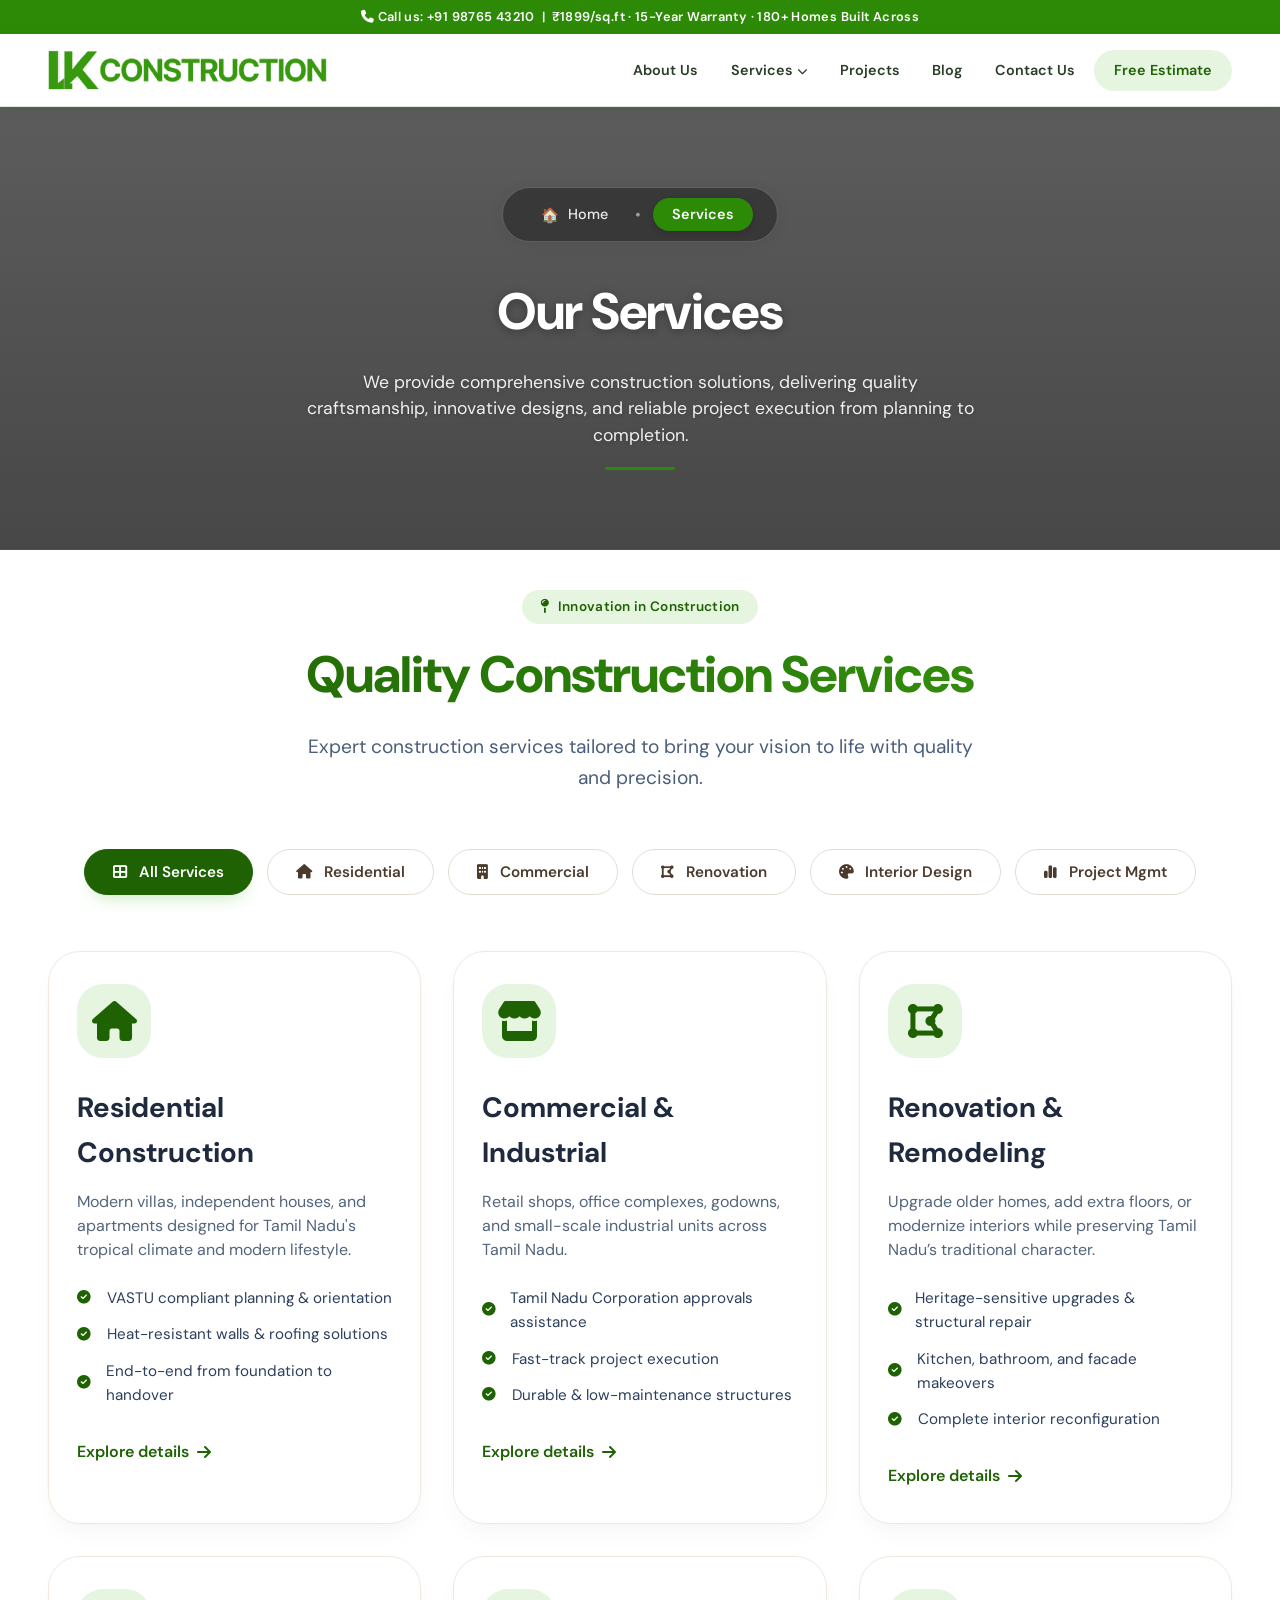
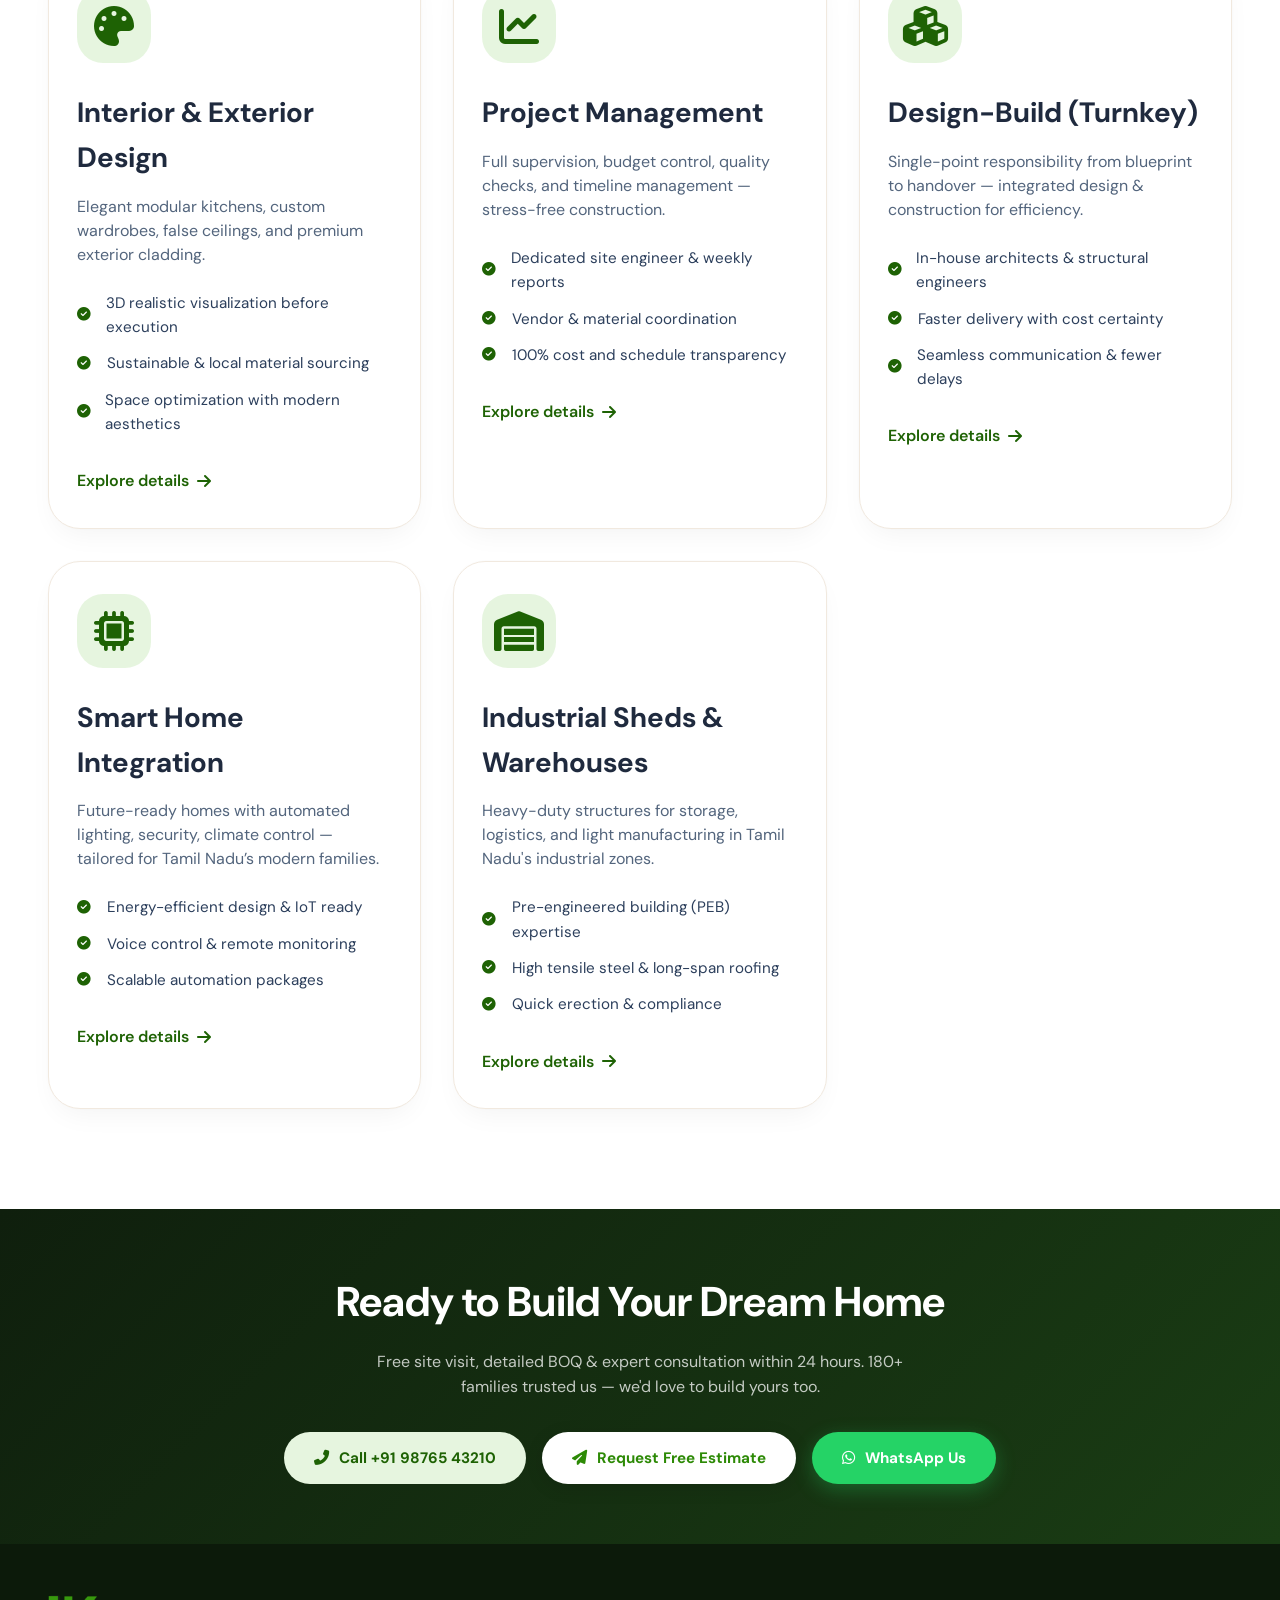
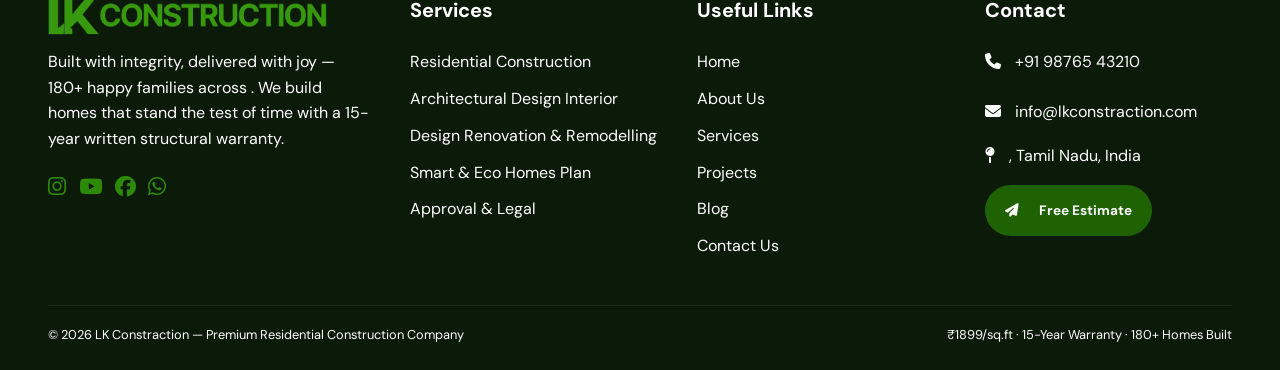
<file: services.html>
<!DOCTYPE html>
<html lang="en">
<head>
<meta charset="UTF-8">
<meta name="viewport" content="width=device-width, initial-scale=1.0, viewport-fit=cover">
<title>LK Constraction | Best Construction Company  – ₹1899/sq.ft</title>

<!-- Google Fonts -->
<link rel="preconnect" href="https://fonts.googleapis.com">
<link rel="shortcut icon" type="image/x-icon" href="assets/images/favicon.png">
<link href="https://fonts.googleapis.com/css2?family=Playfair+Display:wght@700;800;900&family=DM+Sans:wght@300;400;500;600;700&display=swap" rel="stylesheet">

<!-- Font Awesome Icons -->
<link rel="stylesheet" href="https://cdnjs.cloudflare.com/ajax/libs/font-awesome/6.5.0/css/all.min.css">

<!-- Site Stylesheet -->
<link rel="stylesheet" href="assets/css/style.css">
<style>
      
      
        /* Main container - no header/footer */
         /* .services-container */
       

        /* Hero / Intro Section */
        .services-intro {
            text-align: center;
            margin-bottom: 56px;
        }
        .badge-madurai {
            display: inline-flex;
            align-items: center;
            gap: 8px;
            background: #e6f5df;
            padding: 6px 18px;
            border-radius: 60px;
            font-size: 0.85rem;
            font-weight: 600;
            color: #1e6204;
            margin-bottom: 10px;
            letter-spacing: 0.3px;
            margin-top: 40px;
        }
        .services-intro h1 {
            font-size: 3.2rem;
            font-weight: 800;
            background: linear-gradient(125deg, #1e6204, #37990d);
            background-clip: text;
            -webkit-background-clip: text;
            color: transparent;
            letter-spacing: -0.02em;
            margin-bottom: 16px;
        }
        .services-intro p {
            font-size: 1.2rem;
            color: #4a5e7c;
            max-width: 700px;
            margin: 0 auto;
        }

        /* FILTER SECTION - Creative Design */
        .filter-bar {
            display: flex;
            flex-wrap: wrap;
            justify-content: center;
            gap: 14px;
            margin: 48px 0 56px;
        }
        .filter-btn {
            background: transparent;
            border: 1.5px solid #e2dcd2;
            padding: 12px 28px;
            border-radius: 50px;
            font-weight: 600;
            font-size: 0.95rem;
            color: #4b3b2c;
            cursor: pointer;
            transition: all 0.25s ease;
            backdrop-filter: blur(2px);
            font-family: inherit;
        }
        .filter-btn i {
            margin-right: 8px;
            font-size: 0.9rem;
        }
        .filter-btn:hover {
            border-color: #1e6204;
            color: #1e6204;
            background: #fff7ef;
            transform: translateY(-2px);
        }
        .filter-btn.active {
            background: #1e6204;
            border-color: #1e6204;
            color: white;
            box-shadow: 0 10px 18px -8px #c8e8be;
        }

        /* Services Grid */
        .services-grid {
            display: grid;
            grid-template-columns: repeat(auto-fill, minmax(350px, 1fr));
            gap: 32px;
        }
        .service-card {
            background: #ffffff;
            border-radius: 32px;
            padding: 32px 28px;
            transition: all 0.35s cubic-bezier(0.2, 0.9, 0.4, 1.1);
            box-shadow: 0 12px 28px -8px rgba(0, 0, 0, 0.05), 0 0 0 1px rgba(0,0,0,0.01);
            border: 1px solid #f1e9df;
            opacity: 1;
            transform: scale(1);
        }
        .service-card:hover {
            transform: translateY(-10px);
            box-shadow: 0 28px 40px -16px rgba(0, 0, 0, 0.12);
            border-color: #ffe0be;
        }
        /* animated hide/show for filter */
        .service-card.hide-card {
            display: none;
        }
        .service-card.show-card {
            display: block;
            animation: fadeUp 0.45s ease forwards;
        }
        @keyframes fadeUp {
            from {
                opacity: 0;
                transform: translateY(18px);
            }
            to {
                opacity: 1;
                transform: translateY(0);
            }
        }

        .card-icon {
            width: 74px;
            height: 74px;
            background: linear-gradient(125deg, #e6f5df, #e6f5df);
            border-radius: 26px;
            display: flex;
            align-items: center;
            justify-content: center;
            margin-bottom: 28px;
        }
        .card-icon i {
            font-size: 2.5rem;
            color: #1e6204;
        }
        .service-card h3 {
            font-size: 1.75rem;
            font-weight: 700;
            margin-bottom: 14px;
            color: #1f2a3e;
        }
        .service-card p {
            color: #53657d;
            margin-bottom: 24px;
            line-height: 1.5;
        }
        .feature-list {
            list-style: none;
            margin-bottom: 32px;
        }
        .feature-list li {
            margin-bottom: 12px;
            display: flex;
            align-items: center;
            gap: 10px;
            font-size: 0.95rem;
            color: #2c3f5c;
        }
        .feature-list li i {
            color: #1e6204;
            font-size: 0.85rem;
            width: 20px;
        }
        .service-footer-link {
            display: inline-flex;
            align-items: center;
            gap: 8px;
            text-decoration: none;
            font-weight: 600;
            color: #1e6204;
            border-bottom: 2px solid transparent;
            transition: all 0.2s;
        }
        .service-footer-link:hover {
            gap: 12px;
            border-bottom-color: #1e6204;
        }

        /* CTA Floating (optional but lightweight) */
        .floating-cta {
            position: fixed;
            bottom: 28px;
            right: 28px;
            background: #1e6204;
            color: white;
            border-radius: 60px;
            padding: 14px 28px;
            font-weight: 600;
            display: flex;
            align-items: center;
            gap: 12px;
            box-shadow: 0 15px 30px rgba(196, 127, 46, 0.25);
            z-index: 99;
            text-decoration: none;
            font-size: 1rem;
            transition: all 0.2s;
            border: none;
            cursor: pointer;
            font-family: inherit;
        }
        .floating-cta i {
            font-size: 1.2rem;
        }
        .floating-cta:hover {
            background: #a8621c;
            transform: scale(1.02);
        }

        /* Stats decoration */
        .stats-decoration {
            display: flex;
            flex-wrap: wrap;
            justify-content: center;
            gap: 32px;
            margin: 64px 0 20px;
            background: #fffaf3;
            padding: 28px 24px;
            border-radius: 70px;
            border: 1px solid #ffe3ca;
        }
        .stat-item {
            text-align: center;
        }
        .stat-number {
            font-size: 2rem;
            font-weight: 800;
            color: #1e6204;
        }
        .stat-label {
            font-size: 0.85rem;
            color: #6f5e4a;
            letter-spacing: 0.3px;
        }

        @media (max-width: 760px) {
           
            
            .services-intro h1 {
                font-size: 2.3rem;
            }
            .filter-btn {
                padding: 8px 20px;
                font-size: 0.85rem;
            }
            .services-grid {
                grid-template-columns: 1fr;
            }
            .stats-decoration {
                flex-direction: column;
                align-items: center;
                gap: 20px;
                border-radius: 48px;
            }
        }

        /* Empty state */
        .no-results {
            text-align: center;
            padding: 60px 20px;
            font-size: 1.2rem;
            background: #fff9f2;
            border-radius: 48px;
            color: #7c6b55;
        }
        .reset-link {
            color: #1e6204;
            font-weight: 600;
            cursor: pointer;
            text-decoration: underline;
        }
    </style>
</head>
<body>

<!-- TOP BAR -->
<div class="topbar">
  <i class="fa fa-phone" aria-hidden="true"></i>
 Call us: <a href="tel:+919876543210">+91 98765 43210</a> &nbsp;|&nbsp; ₹1899/sq.ft · 15-Year Warranty · 180+ Homes Built Across 
</div>

<!-- NAV -->
<nav>
  <div class="container">
    <div class="nav-inner">
      <a href="index.html" class="logo-wrap">
        <!-- <div class="logo-icon"><i class="fas fa-hard-hat"></i></div>
        <span class="logo-text">LK<span>Constraction</span></span> -->
        <img src="assets/images/logo.png" alt="LK Constraction Logo" class="logo-img">
        
      </a>
      <ul class="nav-menu">
        <li><a href="about.html">About Us</a></li>
        <li>
          <a href="services.html" class="serv"><button>Services <i class="fas fa-chevron-down" style="font-size:.65rem"></i></button></a>
          <div class="dd-menu">
            <div class="dd-grid">
              <a href="#" class="dd-item">
                <div class="dd-ico"><i class="fas fa-home"></i></div>
                <div><span class="dd-title">Residential Construction</span><span class="dd-desc">Custom villas, G+1 &amp; G+2 homes </span></div>
              </a>
              <a href="#" class="dd-item">
                <div class="dd-ico"><i class="fas fa-drafting-compass"></i></div>
                <div><span class="dd-title">Architectural Design</span><span class="dd-desc">3D renders, floor plans &amp; vastu layouts</span></div>
              </a>
              <a href="#" class="dd-item">
                <div class="dd-ico"><i class="fas fa-couch"></i></div>
                <div><span class="dd-title">Interior Design</span><span class="dd-desc">Modular kitchen, wardrobes &amp; full interiors</span></div>
              </a>
              <a href="#" class="dd-item">
                <div class="dd-ico"><i class="fas fa-tools"></i></div>
                <div><span class="dd-title">Renovation &amp; Remodelling</span><span class="dd-desc">Extension, structural upgrades &amp; painting</span></div>
              </a>
              <a href="#" class="dd-item">
                <div class="dd-ico"><i class="fas fa-solar-panel"></i></div>
                <div><span class="dd-title">Smart &amp; Eco Homes</span><span class="dd-desc">Solar, rainwater harvesting &amp; green builds</span></div>
              </a>
              <a href="#" class="dd-item">
                <div class="dd-ico"><i class="fas fa-file-contract"></i></div>
                <div><span class="dd-title">Plan Approval &amp; Legal</span><span class="dd-desc">CMDA / DTCP approval &amp; documentation</span></div>
              </a>
            </div>
            <div class="dd-foot">
              <span>All services · Dedicated engineer · 15-yr warranty</span>
              <a href="services.html">All services <i class="fas fa-arrow-right"></i></a>
            </div>
          </div>
        </li>
        <li><a href="projects.html" class="nav-link">Projects</a></li>
        <li><a href="blog.html">Blog</a></li>
        <li><a href="contact.html">Contact Us</a></li>
        <li><a href="estimate.html" class="btn nav-cta">Free Estimate</a></li>
      </ul>
      <button class="hamburger" id="hamburger" aria-label="Open menu"><i class="fas fa-bars"></i></button>
    </div>
  </div>
</nav>

<!-- MOBILE OVERLAY + MENU -->
<div class="mob-overlay" id="mobOverlay"></div>
<div class="mob-menu" id="mobMenu">
  <button class="mob-close" id="mobClose"><i class="fas fa-times"></i></button>
  <a href="about.html"><i class="fas fa-info-circle" style="color:var(--green);width:20px"></i> About Us</a>
 <div class="mobimen"> <a href="services.html" class=""> <i class="fas fa-building" style="color:var(--green);width:20px"></i>  Services</a><button id="mobServToggle"> <i class="fas fa-chevron-down" style="margin-left:auto;font-size:.7rem"></i></button></div>
  <div class="mob-services" id="mobServList">
    <a href="#"><i class="fas fa-home"></i> Residential Construction</a>
    <a href="#"><i class="fas fa-drafting-compass"></i> Architectural Design</a>
    <a href="#"><i class="fas fa-couch"></i> Interior Design</a>
    <a href="#"><i class="fas fa-tools"></i> Renovation &amp; Remodelling</a>
    <a href="#"><i class="fas fa-solar-panel"></i> Smart &amp; Eco Homes</a>
    <a href="#"><i class="fas fa-file-contract"></i> Plan Approval &amp; Legal</a>
  </div>
  <a href="projects.html"><i class="fas fa-images" style="color:var(--green);width:20px"></i> Projects</a>
  <a href="blog.html"><i class="fas fa-list-ol" style="color:var(--green);width:20px"></i> Blog</a>
  <a href="contact.html"><i class="fas fa-envelope" style="color:var(--green);width:20px"></i> Contact Us</a>
  <a href="estimate.html" class="mob-cta"><i class="fas fa-paper-plane"></i> Get a Free Estimate</a>
</div>

<section class="lk">
  <div class="lkc">
        <nav class="lkms-nav" aria-label="Breadcrumb navigation">
      <a href="index.html" class="lkms-link">
        <span class="lkms-icon">🏠</span> Home
      </a>
      
      <span class="lkms-sep">•</span>
      <span class="lkms-current">Services</span>
    </nav>

    <!-- centered heading & description (unchanged but all classes follow lk-*) -->
    <h1 class="lk-heading">Our Services</h1>
    <p class="lk-desc">
      We provide comprehensive construction solutions, delivering quality craftsmanship, innovative designs, and reliable project execution from planning to completion.
    </p>
    <div class="lk-accent"></div>
  </div>
</section>
 <div class="container" style="margin-bottom: 100px;">
    <!-- Intro Section (no header) -->
    <div class="services-intro">
        <div class="badge-madurai">
            <i class="fas fa-map-pin"></i> Innovation in Construction
        </div>
        <h1>Quality Construction Services</h1>
        <p>Expert construction services tailored to bring your vision to life with quality and precision.</p>
    </div>

    <!-- CREATIVE FILTER OPTIONS -->
    <div class="filter-bar">
        <button class="filter-btn active" data-filter="all"><i class="fas fa-th-large"></i> All Services</button>
        <button class="filter-btn" data-filter="residential"><i class="fas fa-home"></i> Residential</button>
        <button class="filter-btn" data-filter="commercial"><i class="fas fa-building"></i> Commercial</button>
        <button class="filter-btn" data-filter="renovation"><i class="fas fa-draw-polygon"></i> Renovation</button>
        <button class="filter-btn" data-filter="interior"><i class="fas fa-palette"></i> Interior Design</button>
        <button class="filter-btn" data-filter="management"><i class="fas fa-chart-simple"></i> Project Mgmt</button>
    </div>

    <!-- Services Grid -->
    <div class="services-grid" id="servicesGrid">
        <!-- CARD 1 - Residential Construction -->
        <div class="service-card" data-category="residential">
            <div class="card-icon"><i class="fas fa-home"></i></div>
            <h3>Residential Construction</h3>
            <p>Modern villas, independent houses, and apartments designed for  Tamil Nadu's tropical climate and modern lifestyle.</p>
            <ul class="feature-list">
                <li><i class="fas fa-check-circle"></i> VASTU compliant planning & orientation</li>
                <li><i class="fas fa-check-circle"></i> Heat-resistant walls & roofing solutions</li>
                <li><i class="fas fa-check-circle"></i> End-to-end from foundation to handover</li>
            </ul>
            <a href="services-view.html" class="service-footer-link">Explore details <i class="fas fa-arrow-right"></i></a>
        </div>

        <!-- CARD 2 - Commercial Construction -->
        <div class="service-card" data-category="commercial">
            <div class="card-icon"><i class="fas fa-store"></i></div>
            <h3>Commercial & Industrial</h3>
            <p>Retail shops, office complexes, godowns, and small-scale industrial units across  Tamil Nadu.</p>
            <ul class="feature-list">
                <li><i class="fas fa-check-circle"></i>  Tamil Nadu Corporation approvals assistance</li>
                <li><i class="fas fa-check-circle"></i> Fast-track project execution</li>
                <li><i class="fas fa-check-circle"></i> Durable & low-maintenance structures</li>
            </ul>
            <a href="#" class="service-footer-link">Explore details <i class="fas fa-arrow-right"></i></a>
        </div>

        <!-- CARD 3 - Renovation & Remodeling -->
        <div class="service-card" data-category="renovation">
            <div class="card-icon"><i class="fas fa-draw-polygon"></i></div>
            <h3>Renovation & Remodeling</h3>
            <p>Upgrade older homes, add extra floors, or modernize interiors while preserving  Tamil Nadu’s traditional character.</p>
            <ul class="feature-list">
                <li><i class="fas fa-check-circle"></i> Heritage-sensitive upgrades & structural repair</li>
                <li><i class="fas fa-check-circle"></i> Kitchen, bathroom, and facade makeovers</li>
                <li><i class="fas fa-check-circle"></i> Complete interior reconfiguration</li>
            </ul>
            <a href="#" class="service-footer-link">Explore details <i class="fas fa-arrow-right"></i></a>
        </div>

        <!-- CARD 4 - Interior & Exterior Design -->
        <div class="service-card" data-category="interior">
            <div class="card-icon"><i class="fas fa-palette"></i></div>
            <h3>Interior & Exterior Design</h3>
            <p>Elegant modular kitchens, custom wardrobes, false ceilings, and premium exterior cladding.</p>
            <ul class="feature-list">
                <li><i class="fas fa-check-circle"></i> 3D realistic visualization before execution</li>
                <li><i class="fas fa-check-circle"></i> Sustainable & local material sourcing</li>
                <li><i class="fas fa-check-circle"></i> Space optimization with modern aesthetics</li>
            </ul>
            <a href="#" class="service-footer-link">Explore details <i class="fas fa-arrow-right"></i></a>
        </div>

        <!-- CARD 5 - Project Management (consultancy) -->
        <div class="service-card" data-category="management">
            <div class="card-icon"><i class="fas fa-chart-line"></i></div>
            <h3>Project Management</h3>
            <p>Full supervision, budget control, quality checks, and timeline management — stress-free construction.</p>
            <ul class="feature-list">
                <li><i class="fas fa-check-circle"></i> Dedicated site engineer & weekly reports</li>
                <li><i class="fas fa-check-circle"></i> Vendor & material coordination</li>
                <li><i class="fas fa-check-circle"></i> 100% cost and schedule transparency</li>
            </ul>
            <a href="#" class="service-footer-link">Explore details <i class="fas fa-arrow-right"></i></a>
        </div>

        <!-- CARD 6 - Design + Build (Turnkey) -->
        <div class="service-card" data-category="residential commercial">
            <div class="card-icon"><i class="fas fa-cubes"></i></div>
            <h3>Design-Build (Turnkey)</h3>
            <p>Single-point responsibility from blueprint to handover — integrated design & construction for efficiency.</p>
            <ul class="feature-list">
                <li><i class="fas fa-check-circle"></i> In-house architects & structural engineers</li>
                <li><i class="fas fa-check-circle"></i> Faster delivery with cost certainty</li>
                <li><i class="fas fa-check-circle"></i> Seamless communication & fewer delays</li>
            </ul>
            <a href="#" class="service-footer-link">Explore details <i class="fas fa-arrow-right"></i></a>
        </div>

        <!-- CARD 7 - Smart Home Solutions (Residential + Interior) -->
        <div class="service-card" data-category="residential interior">
            <div class="card-icon"><i class="fas fa-microchip"></i></div>
            <h3>Smart Home Integration</h3>
            <p>Future-ready homes with automated lighting, security, climate control — tailored for  Tamil Nadu’s modern families.</p>
            <ul class="feature-list">
                <li><i class="fas fa-check-circle"></i> Energy-efficient design & IoT ready</li>
                <li><i class="fas fa-check-circle"></i> Voice control & remote monitoring</li>
                <li><i class="fas fa-check-circle"></i> Scalable automation packages</li>
            </ul>
            <a href="#" class="service-footer-link">Explore details <i class="fas fa-arrow-right"></i></a>
        </div>

        <!-- CARD 8 - Industrial / Warehouse (commercial) -->
        <div class="service-card" data-category="commercial">
            <div class="card-icon"><i class="fas fa-warehouse"></i></div>
            <h3>Industrial Sheds & Warehouses</h3>
            <p>Heavy-duty structures for storage, logistics, and light manufacturing in  Tamil Nadu's industrial zones.</p>
            <ul class="feature-list">
                <li><i class="fas fa-check-circle"></i> Pre-engineered building (PEB) expertise</li>
                <li><i class="fas fa-check-circle"></i> High tensile steel & long-span roofing</li>
                <li><i class="fas fa-check-circle"></i> Quick erection & compliance</li>
            </ul>
            <a href="#" class="service-footer-link">Explore details <i class="fas fa-arrow-right"></i></a>
        </div>
    </div>

    <!-- small stats / trust indicators (creative touch) -->
    
</div>





<!-- CTA BAND -->
<div class="cta-band" id="contact">
  <div class="container">
    <h2>Ready to Build Your Dream Home<br></h2>
    <p>Free site visit, detailed BOQ &amp; expert consultation within 24 hours. 180+ families trusted us — we'd love to build yours too.</p>
    <div class="cta-btns">
      <a href="tel:+919876543210" class="btn btn-green"><i class="fas fa-phone-alt"></i> Call +91 98765 43210</a>
      <a href="estimate.html" class="btn btn-white"><i class="fas fa-paper-plane"></i> Request Free Estimate</a>
      <a href="#" class="btn btn-wa" id="waBtn"><i class="fab fa-whatsapp"></i> WhatsApp Us</a>
    </div>
  </div>
</div>

<!-- FOOTER -->
<footer>
  <div class="container">
    <div class="foot-grid">
      <div>
        <div class="foot-logo"><img src="assets/images/logo.png" alt="LK Constraction Logo" class="logo-img"></div>
        <p style="color: #fff;">Built with integrity, delivered with joy — 180+ happy families across . We build homes that stand the test of time with a 15-year written structural warranty.</p>
        <div style="margin-top:1.2rem;display:flex;gap:.8rem;flex-wrap:wrap">
          <a href="#" style="color:var(--green);font-size:1.3rem;text-decoration:none"><i class="fab fa-instagram"></i></a>
          <a href="#" style="color:var(--green);font-size:1.3rem;text-decoration:none"><i class="fab fa-youtube"></i></a>
          <a href="#" style="color:var(--green);font-size:1.3rem;text-decoration:none"><i class="fab fa-facebook"></i></a>
          <a href="#" style="color:var(--green);font-size:1.3rem;text-decoration:none"><i class="fab fa-whatsapp"></i></a>
        </div>
      </div>
      <div class="ser">
        <h4>Services</h4>
        <a href="#">Residential Construction</a>
        <a href="#">Architectural Design</a>
        <a href="#">Interior Design</a>
        <a href="#">Renovation &amp; Remodelling</a>
        <a href="#">Smart &amp; Eco Homes</a>
        <a href="#">Plan Approval &amp; Legal</a>
      </div>
      <div class="loc"> 
        <h4>Useful Links</h4>
         <a href="index.html">Home</a>
        <a href="about.html">About Us</a>
        <a href="services.html">Services</a>
        <a href="projects.html">Projects</a>
        <a href="blog.html">Blog</a>
        <a href="contact.html">Contact Us</a>
      </div>
      <div class="contact">
        <h4>Contact</h4>
        <p style="margin-bottom:.8rem"><i class="fa fa-phone" aria-hidden="true"></i>
 <a href="tel:+919876543210" class="foot-contact" style="text-decoration:none">+91 98765 43210</a></p>
        <p style="margin-bottom:.8rem"><i class="fa fa-envelope" aria-hidden="true"></i>
 <a href="mailto:info@lkconstraction.com" class="foot-contact" style="text-decoration:none"> info@lkconstraction.com</a></p>
        <p style="margin-bottom:1rem"><i class="fa fa-map-pin" aria-hidden="true"></i>
 , Tamil Nadu, India</p>
        <a href="#estimate" class="btn btn-greendr" style="font-size:.85rem;padding:10px 20px"><i class="fas fa-paper-plane"></i> Free Estimate</a>
      </div>
    </div>
    <hr class="foot-divider">
    <div class="foot-bottom">
      <span>© 2026 LK Constraction — Premium Residential Construction Company </span>
      <span>₹1899/sq.ft · 15-Year Warranty · 180+ Homes Built</span>
    </div>
  </div>
</footer>

<!-- STICKY CALL BTN -->
<a href="tel:+919876543210" class="sticky-call"><i class="fas fa-phone-alt"></i> Call Now</a>

<!-- MODAL -->
<div class="modal" id="modal">
  <div class="modal-box">
    <div class="modal-ico"><i class="fas fa-check"></i></div>
    <h3 id="modalTitle">Request Received!</h3>
    <p id="modalMsg">Our team will call you within 24 hours.</p>
    <button class="modal-close-btn" id="modalCloseBtn">Got it</button>
  </div>
</div>
<!-- Modal for full image zoom -->

<script>
    // Filter functionality with creative smooth transitions
    const filterButtons = document.querySelectorAll('.filter-btn');
    const cards = document.querySelectorAll('.service-card');
    const gridContainer = document.getElementById('servicesGrid');

    function filterServices(activeFilter) {
        let visibleCount = 0;
        cards.forEach(card => {
            const categories = card.getAttribute('data-category');
            if (activeFilter === 'all' || categories.includes(activeFilter)) {
                card.classList.remove('hide-card');
                card.classList.add('show-card');
                visibleCount++;
            } else {
                card.classList.remove('show-card');
                card.classList.add('hide-card');
            }
        });

        // Check if any visible card exists, else show a temporary "no results" message if needed
        let noResultMsg = document.querySelector('.no-results');
        if (visibleCount === 0) {
            if (!noResultMsg) {
                const msgDiv = document.createElement('div');
                msgDiv.className = 'no-results';
                msgDiv.innerHTML = `<i class="fas fa-filter" style="font-size: 2rem; opacity: 0.6; display: block; margin-bottom: 14px;"></i> 
                                    No services match this category. <span class="reset-link" id="resetFilterLink">View all services</span>`;
                gridContainer.parentNode.insertBefore(msgDiv, gridContainer.nextSibling);
                document.getElementById('resetFilterLink')?.addEventListener('click', () => {
                    document.querySelector('.filter-btn[data-filter="all"]').click();
                });
            }
        } else {
            if (noResultMsg) noResultMsg.remove();
        }
    }

    // attach click event to filter buttons
    filterButtons.forEach(btn => {
        btn.addEventListener('click', () => {
            const filterValue = btn.getAttribute('data-filter');
            // update active class
            filterButtons.forEach(bt => bt.classList.remove('active'));
            btn.classList.add('active');
            filterServices(filterValue);
        });
    });

    // demo 'all' active by default
    filterServices('all');

    // dynamic interaction for "explore details" links - just prevent default and show custom alert (no page reload)
    const allLinks = document.querySelectorAll('.service-footer-links');
    allLinks.forEach(link => {
        link.addEventListener('click', (e) => {
            e.preventDefault();
            const serviceName = link.closest('.service-card')?.querySelector('h3')?.innerText || 'this service';
            alert(`✨ Thanks for your interest in "${serviceName}". Call +91 70924 18582 for a detailed quote & consultation.`);
        });
    });

    // Floating CTA button interaction (without header/footer)
    const ctaBtn = document.getElementById('floatingCta');
    if (ctaBtn) {
        ctaBtn.addEventListener('click', (e) => {
            e.preventDefault();
            alert('📞 Connect with LK Construction, Tamil Nadu. Call us at +91 70924 18582 for a free site assessment and expert guidance.');
        });
    }

    // Optional subtle hover effect on grid items
    console.log('Creative filter page ready — only service listing, no header/footer.');
</script>
<!-- Site Scripts -->
 <script src="assets/js/main.js"></script>

</body>
</html>
</file>
<file: assets/css/style.css>
/* ── GOOGLE FONTS (loaded via index.html <link>) ── */

/* ── CSS VARIABLES ── */
:root{
  --green:#2d8a06;
  --green-d:#1e6204;
  --green-l:#e6f5df;
  --green-xl:#f3faf0;
  --ink:#0f1f0d;
  --ink2:#2a3d28;
  --muted:#607060;
  --border:#ddecd7;
  --white:#fff;
  --radius:16px;
  --radius-lg:24px;
  --radius-xl:36px;
}
.mobimen{display:flex;}
.serv button{
    align-items: center;
    display: content;
    font-family: 'DM Sans', sans-serif;
    font-size: .9rem;
    font-weight: 600;
    color: var(--ink2);
    background: none;
    border: none;
    cursor: pointer;
    border-radius: 10px;
    transition: .18s;
    text-decoration: none;
    white-space: nowrap;}

/* ============================================
   VISION & MISSION
   ============================================ */
.vision-grid {
  display: grid;
  grid-template-columns: 1fr 1fr;
  gap: 32px;
  margin-top: 60px;
}
.vision-card {
  background: #f3faf0;;
  
}
.vision-card:hover { border-color: #ddecd7; transform: translateY(-4px); }
.vision-card::before {
  content: '';
  position: absolute;
  top: 0; left: 0;
  width: 4px; height: 100%;
  background: #37990d;
  opacity: 0;
  transition: var(--transition);
}
.vision-card:hover::before { opacity: 1; }

.vision-card h3 {
  font-family: var(--ff-display);
  font-size: 1.6rem;
  font-weight: 700;
  margin-bottom: 20px;
}
.vision-card p,
.vision-card li {
  color: var(--clr-muted);
  font-size: 0.9rem;
  
}
.mission-list { display: flex; flex-direction: column; gap: 12px; }
.mission-list li {
  display: flex;
  align-items: center;
  gap: 12px;
}

.card-name a{
  color: #272f26;
      text-decoration: auto;
}

.nav-link.active {
    
    font-weight: 600;
    
    background: var(--green-l);
}

/* ----- breadcrumb start main wrapper (lk) background image section ----- */
    .lk {
      position: relative;
      background-image: linear-gradient(rgba(0, 0, 0, 0.55), rgba(0, 0, 0, 0.65)), url('https://images.unsplash.com/photo-1600585154340-be6161a56a0c?ixlib=rb-4.0.3&auto=format&fit=crop&w=2070&q=80');
      background-size: cover;
      background-position: center 30%;
      background-repeat: no-repeat;
      padding: 5rem 2rem;
      isolation: isolate;
    }

    /* overlay effect */
    .lk::before {
      content: '';
      position: absolute;
      inset: 0;
      background: rgba(0, 0, 0, 0.2);
      z-index: 0;
    }

    /* inner container (lkc) - centers everything */
    .lkc {
      position: relative;
      z-index: 2;
      max-width: 1280px;
      margin: 0 auto;
      text-align: center;
    }

    /* ----- NEW NAVIGATION STYLES (changed nav structure, all lkms-* classes) ----- */
    .lkms-nav {
      display: flex;
      flex-wrap: wrap;
      justify-content: center;
      align-items: center;
      gap: 0.75rem;
      margin-bottom: 1.8rem;
      background: rgba(0, 0, 0, 0.35);
      backdrop-filter: blur(8px);
      padding: 0.6rem 1.5rem;
      border-radius: 60px;
      width: fit-content;
      margin-left: auto;
      margin-right: auto;
      border: 1px solid rgba(255, 255, 255, 0.2);
      transition: all 0.2s;
    }

    /* nav links */
    .lkms-link {
      color: rgba(255, 255, 255, 0.9);
      text-decoration: none;
      font-weight: 500;
      font-size: 0.9rem;
      padding: 0.3rem 0.9rem;
      border-radius: 30px;
      transition: all 0.2s ease;
      letter-spacing: 0.3px;
    }

    .lkms-link:hover {
      background: #2d8a06;
      color: white;
      text-decoration: none;
    }

    /* separator inside nav */
    .lkms-sep {
      color: rgba(255, 255, 255, 0.5);
      font-weight: 400;
      font-size: 1rem;
    }

    /* current page indicator (different style) */
    .lkms-current {
      background: #2d8a06;
      color: white;
      padding: 0.3rem 1.2rem;
      border-radius: 40px;
      font-weight: 600;
      font-size: 0.9rem;
      box-shadow: 0 2px 8px rgba(0, 0, 0, 0.2);
    }

    /* optional home icon inside first link */
    .lkms-icon {
      display: inline-block;
      margin-right: 4px;
      vertical-align: middle;
    }

    /* main heading (lk-heading) */
    .lk-heading {
      font-size: 3.2rem;
      font-weight: 800;
      color: white;
      letter-spacing: -0.02em;
      margin-bottom: 1rem;
      text-shadow: 0 2px 10px rgba(0, 0, 0, 0.3);
    }

    /* description text (lk-desc) */
    .lk-desc {
      font-size: 1.1rem;
      color: rgba(255, 255, 255, 0.92);
      max-width: 680px;
      margin: 0 auto;
      line-height: 1.5;
      font-weight: 400;
      text-shadow: 0 1px 4px rgba(0, 0, 0, 0.2);
    }

    /* accent line (lk-accent) */
    .lk-accent {
      width: 70px;
      height: 3px;
      background: #2d8a06;
      margin: 1.2rem auto 0;
      border-radius: 4px;
    }
        /* responsive */
    @media (max-width: 640px) {
      .lk {
        padding: 3rem 1rem;
      }
      .lk-heading {
        font-size: 2rem;
      }
      .lkms-nav {
        padding: 0.4rem 1rem;
        gap: 0.4rem;
      }
      .lkms-link {
        font-size: 0.75rem;
        padding: 0.2rem 0.6rem;
      }
      .lkms-current {
        padding: 0.2rem 0.9rem;
        font-size: 0.75rem;
      }
      .lk-desc {
        font-size: 0.95rem;
      }
    }

    /* entrance animation */
    .lkc {
      animation: lkFadeUp 0.6s ease-out;
    }

    @keyframes lkFadeUp {
      from {
        opacity: 0;
        transform: translateY(20px);
      }
      to {
        opacity: 1;
        transform: translateY(0);
      }
    }
/* ── breadcrumb end  ── */
/* ── RESET ── */
*{margin:0;padding:0;box-sizing:border-box}
html{scroll-behavior:smooth}
body{font-family:'DM Sans',sans-serif;background:#fff;color:var(--ink);overflow-x:hidden;line-height:1.6}

/* ── UTILS ── */
.container{max-width:1240px;margin:0 auto;padding:0 28px}
.tag{display:inline-flex;align-items:center;gap:6px;background:var(--green-l);color:var(--green-d);font-size:.75rem;font-weight:700;letter-spacing:.06em;text-transform:uppercase;padding:5px 14px;border-radius:30px;border:1px solid #c2e0b4}
.section-eyebrow{margin-bottom:1.2rem}
.section-title{font-size:clamp(2rem,4vw,3rem);font-weight:800;line-height:1.15;color:var(--ink)}
.section-sub{font-size:1.05rem;color:var(--muted);max-width:640px;margin:.8rem auto 0}
.center{text-align:center}

/* ── BUTTONS ── */
.btn-greendr{background:#1e6204;color:#fff;padding:14px 30px;border-radius:50px;}
.btn{display:inline-flex;align-items:center;gap:10px;font-family:'DM Sans',sans-serif;font-weight:700;font-size:.95rem;border:none;cursor:pointer;transition:.22s;text-decoration:none;white-space:nowrap}
.btn-green{background:#e6f5df;color:#1e6204;padding:14px 30px;border-radius:50px;}
.btn-green:hover{background:var(--green-d);transform:translateY(-2px);box-shadow:0 10px 28px rgba(45,138,6,.35);color:#fff}
.btn-outline{background:#1e6204;color:#fff;border:2px solid #1e6204;padding:12px 26px;border-radius:50px}
.btn-outline:hover{background:var(--green);color:#fff}
.btn-white{background:#fff;color:var(--green);padding:14px 30px;border-radius:50px;box-shadow:0 4px 18px rgba(0,0,0,.12)}
.btn-white:hover{background:var(--green-l)}
.btn-wa{background:#25D366;color:#fff;padding:14px 30px;border-radius:50px;box-shadow:0 6px 20px rgba(37,211,102,.3)}
.btn-wa:hover{background:#1ebe5a;transform:translateY(-2px)}

/* ── TOP BAR ── */
.topbar{background:var(--green);color:#fff;font-size:.8rem;font-weight:600;padding:7px 0;text-align:center;letter-spacing:.03em}
.topbar a{color:#fff;text-decoration:none}

/* ── NAV ── */
nav{position:sticky;top:0;z-index:900;background:#fff;border-bottom:1px solid var(--border);box-shadow:0 2px 16px rgba(0,0,0,.06)}
.nav-inner{display:flex;align-items:center;justify-content:space-between;height:72px;gap:1rem}
.logo-wrap{display:flex;align-items:center;gap:10px;text-decoration:none}
.logo-icon{width:42px;height:42px;background:var(--green);border-radius:12px;display:flex;align-items:center;justify-content:center}
.logo-icon i{color:#fff;font-size:1.2rem}
.logo-text{font-size:1.5rem;font-weight:900;color:var(--ink);letter-spacing:-.5px}
.logo-text span{color:var(--green)}
.nav-menu{display:flex;align-items:center;gap:.3rem;list-style:none}
.nav-menu>li{position:relative}
.nav-menu>li>a,.nav-menu>li>button{display:flex;align-items:center;gap:5px;padding:8px 14px;font-family:'DM Sans',sans-serif;font-size:.9rem;font-weight:600;color:var(--ink2);background:none;border:none;cursor:pointer;border-radius:10px;transition:.18s;text-decoration:none;white-space:nowrap}
.nav-menu>li>a:hover,.nav-menu>li>button:hover{background:var(--green-l);color:var(--green)}
.nav-menu>li>a.active{color:var(--green)}
.nav-cta{ background: #e6f5df !important;color: #1e6204 !important;border-radius:50px!important;padding:9px 20px!important}
.nav-cta:hover{background:var(--green-d)!important;color: #fff !important;}

/* ── DROPDOWN ── */
.dd-menu{position:absolute;top:calc(100% + 10px);left:50%;transform:translateX(-50%);background:#fff;border:1px solid var(--border);border-radius:var(--radius-lg);box-shadow:0 20px 50px rgba(0,0,0,.12);padding:1rem;min-width:580px;opacity:0;visibility:hidden;transition:.2s;pointer-events:none}
.dd-menu::before{content:'';position:absolute;top:-7px;left:50%;transform:translateX(-50%);border-left:7px solid transparent;border-right:7px solid transparent;border-bottom:7px solid var(--border)}
.dd-menu::after{content:'';position:absolute;top:-6px;left:50%;transform:translateX(-50%);border-left:7px solid transparent;border-right:7px solid transparent;border-bottom:7px solid #fff}
.nav-menu>li:hover .dd-menu,.nav-menu>li.open .dd-menu{opacity:1;visibility:visible;pointer-events:auto}
.dd-grid{display:grid;grid-template-columns:1fr 1fr;gap:6px}
.dd-item{display:flex;align-items:flex-start;gap:12px;padding:12px 14px;border-radius:12px;text-decoration:none;transition:.18s;color:inherit}
.dd-item:hover{background:var(--green-xl)}
.dd-ico{width:40px;height:40px;min-width:40px;background:var(--green-l);border-radius:10px;display:flex;align-items:center;justify-content:center;color:var(--green);font-size:1rem}
.dd-title{font-weight:700;font-size:.875rem;color:var(--ink);display:block}
.dd-desc{font-size:.775rem;color:var(--muted);margin-top:2px;display:block}
.dd-foot{margin-top:8px;padding-top:8px;border-top:1px solid var(--border);display:flex;justify-content:space-between;align-items:center}
.dd-foot span{font-size:.78rem;color:var(--muted)}
.dd-foot a{font-size:.82rem;font-weight:700;color:var(--green);text-decoration:none;display:flex;align-items:center;gap:5px}

/* ── MOBILE MENU ── */
.hamburger{display:none;background:none;border:none;cursor:pointer;padding:6px;color:var(--ink);font-size:1.5rem}
.mob-overlay{display:none;position:fixed;inset:0;background:rgba(0,0,0,.5);z-index:800;backdrop-filter:blur(3px)}
.mob-overlay.on{display:block}
.mob-menu{position:fixed;top:0;right:-100%;width:min(340px,90vw);height:100vh;background:#fff;z-index:999;transition:.3s cubic-bezier(.2,.9,.4,1);overflow-y:auto;display:flex;flex-direction:column;padding:1.5rem}
.mob-menu.open{right:0}
.mob-close{align-self:flex-end;background:none;border:none;font-size:1.6rem;cursor:pointer;color:var(--muted);margin-bottom:1rem}
.mob-menu a,.mob-menu button{display:flex;align-items:center;gap:10px;padding:13px 0;border-bottom:1px solid var(--border);font-size:.95rem;font-weight:600;color:var(--ink2);text-decoration:none;background:none;border-top:none;border-left:none;border-right:none;width:100%;cursor:pointer;font-family:'DM Sans',sans-serif}
.mob-menu a:hover,.mob-menu button:hover{color:var(--green)}
.mob-services{padding-left:1rem;background:var(--green-xl);border-radius:12px;margin:6px 0 8px;overflow:hidden;max-height:0;transition:.3s}
.mob-services.open{min-height:320px}
.mob-services a{font-size:.875rem;font-weight:500;border-bottom:1px solid var(--border);padding:10px 12px}
.mob-services a:last-child{border-bottom:none}
.mob-cta{background:var(--green);color:#fff!important;border-radius:50px;justify-content:center;padding:14px!important;margin-top:1.5rem;border:none!important}
.mob-cta:hover{background:var(--green-d)!important}

/* ── HERO ── */
#home{ background-image: linear-gradient(
        110deg,
        rgba(8,8,8,0.82) 0%,
        rgba(8,8,8,0.70) 50%,
        rgba(8,8,8,0.54) 100%
      ), url(../images/bann.jpg); background-size: cover;
    background-position: center;
    background-repeat: no-repeat;}
.hero{background:linear-gradient(145deg,var(--green-xl) 0%,#fff 55%);padding:60px 0 50px}
.hero-grid{display:grid;grid-template-columns:1.15fr .85fr;gap:3rem;align-items:start}
.hero-tag{margin-bottom:1.2rem}
.hero h1{font-size:clamp(2.2rem,4.5vw,3.5rem);font-weight:900;line-height:1.12;color:#ffffff;margin-bottom:1rem}
.hero h1 span{color:var(--green)}
.hero-sub{font-size:1.05rem;color:#ffffff;max-width:500px;margin-bottom:1.5rem}
.hero-price{display:inline-flex;align-items:center;gap:10px;background:#fff;border:2px solid var(--green);border-radius:14px;padding:10px 20px;margin-bottom:1.5rem}
.hero-price strong{font-size:1.6rem;color:var(--green);font-weight:800}
.hero-price span{font-size:.85rem;color:var(--muted)}
.hero-btns{display:flex;gap:.8rem;flex-wrap:wrap;margin-bottom:1.8rem}
.hero-stats{display:flex;gap:2rem;flex-wrap:wrap;padding-top:1.5rem;border-top:1px solid var(--border)}
.hero-stat-num{font-size:1.8rem;font-weight:800;color:#ffffff;line-height:1}
.hero-stat-lbl{font-size:.8rem;color:#fff;font-weight:500;margin-top:3px}

/* ── FORM CARD ── */
.form-card{background:#fff;border:1px solid var(--border);border-radius:var(--radius-xl);padding:2rem;box-shadow:0 24px 56px rgba(0,0,0,.1)}
.form-card h3{font-size:1.5rem;font-weight:800;margin-bottom:.3rem}
.form-card p{font-size:.875rem;color:var(--muted);margin-bottom:1.4rem}
.form-row{margin-bottom:1rem}
.form-row input,.form-row select,.form-row textarea{width:100%;padding:12px 16px;border:1.5px solid var(--border);border-radius:12px;font-family:'DM Sans',sans-serif;font-size:.9rem;color:var(--ink);background:#fafdf8;outline:none;transition:.2s;resize:none}
.form-row input:focus,.form-row select:focus,.form-row textarea:focus{border-color:var(--green);box-shadow:0 0 0 3px rgba(45,138,6,.1)}
.form-row input::placeholder,.form-row textarea::placeholder{color:#a0b09a}
.form-submit{width:100%;background:#e6f5df;color:#1e6204;padding:14px;border:none;border-radius:50px;font-family:'DM Sans',sans-serif;font-weight:700;font-size:1rem;cursor:pointer;transition:.22s;margin-top:.5rem;display:flex;align-items:center;justify-content:center;gap:8px}
.form-submit:hover{background:var(--green-d);color:#fff;}
.form-note{text-align:center;font-size:.75rem;color:#a0b09a;margin-top:.8rem}

/* ── STATS BANNER ── */
.stats-band{background:var(--green);padding:32px 0}
.stats-grid{display:grid;grid-template-columns:repeat(4,1fr);gap:1rem;text-align:center}
.stat-num{font-size:2.4rem;font-weight:800;color:#fff;line-height:1}
.stat-lbl{font-size:.85rem;color:rgba(255,255,255,.8);margin-top:4px;font-weight:500}

/* ── ABOUT ── */
.about-grid{display:grid;grid-template-columns:1fr 1fr;gap:4rem;align-items:center}
.about-img{position:relative;border-radius:var(--radius-xl);overflow:hidden;aspect-ratio:2/2;background:linear-gradient(135deg,#d4edc8,#a8d490);display:flex;justify-content:center}
.about-img-inner{text-align:center;padding:2rem}
.about-img-inner i{font-size:5rem;color:var(--green-d);opacity:.5}
.about-img-inner p{color:var(--green-d);font-weight:600;margin-top:1rem;opacity:.7}
.about-badge{position:absolute;bottom:20px;left:20px;background:#fff;border-radius:14px;padding:12px 18px;box-shadow:0 8px 24px rgba(0,0,0,.12)}
.about-badge strong{display:block;font-size:1.5rem;color:var(--green);font-weight:800;}
.about-badge span{font-size:.8rem;color:var(--muted)}
.about-text p{font-size:1rem;color:var(--muted);margin-bottom:1rem;line-height:1.75}
.about-pillars{display:grid;grid-template-columns:1fr 1fr;gap:.75rem;margin-top:1.5rem}
.pillar{background:var(--green-xl);border:1px solid var(--border);border-radius:12px;padding:12px 16px;display:flex;align-items:center;gap:10px}
.pillar i{color:var(--green);font-size:1.1rem;width:20px;text-align:center}
.pillar span{font-size:.875rem;font-weight:600;color:var(--ink2)}

/* ── WHY CHOOSE US ── */
.why-section{background:var(--green-xl)}
.why-grid{display:grid;grid-template-columns:repeat(3,1fr);gap:1.5rem}
.why-card{background:#fff;border:1px solid var(--border);border-radius:var(--radius-lg);padding:1.8rem;transition:.28s}
.why-card:hover{transform:translateY(-5px);box-shadow:0 20px 40px rgba(45,138,6,.1);border-color:#b8dcaa}
.why-num{font-size:2.5rem;font-weight:900;color:var(--border);line-height:1;margin-bottom:.8rem}
.why-ico{width:52px;height:52px;background:var(--green-l);border-radius:14px;display:flex;align-items:center;justify-content:center;color:var(--green);font-size:1.3rem;margin-bottom:1.2rem}
.why-card h3{font-size:1.05rem;font-weight:700;margin-bottom:.5rem}
.why-card p{font-size:.875rem;color:var(--muted);line-height:1.65}

/* ── SERVICES ── */
.services-grid{display:grid;grid-template-columns:repeat(3,1fr);gap:1.5rem}
.svc-card{border:1px solid var(--border);border-radius:var(--radius-lg);padding:1.8rem;transition:.28s;position:relative;overflow:hidden}
.svc-card::before{content:'';position:absolute;top:0;left:0;right:0;height:3px;background:var(--green);transform:scaleX(0);transform-origin:left;transition:.3s}
.svc-card:hover{transform:translateY(-5px);box-shadow:0 20px 40px rgba(0,0,0,.07);border-color:#c0ddb0}
.svc-card:hover::before{transform:scaleX(1)}
.svc-ico{width:52px;height:52px;background:var(--green-l);border-radius:14px;display:flex;align-items:center;justify-content:center;color:var(--green);font-size:1.3rem;margin-bottom:1.2rem}
.svc-card h3{font-size:1.05rem;font-weight:700;margin-bottom:.5rem}
.svc-card p{font-size:.875rem;color:var(--muted);line-height:1.65}
.svc-tag{display:inline-block;margin-top:1rem;padding:4px 12px;background:var(--green-l);color:var(--green);border-radius:20px;font-size:.75rem;font-weight:700}

/* ── PROJECTS ── */
.projects-grid{display:grid;grid-template-columns:repeat(3,1fr);gap:1.5rem}
.proj-card{border-radius:var(--radius-lg);overflow:hidden;border:1px solid var(--border);transition:.28s;background:#fff}
.proj-card:hover{transform:translateY(-5px);box-shadow:0 20px 40px rgba(0,0,0,.1)}
.proj-img{height:200px;background:linear-gradient(135deg,#c8e6b8,#90c870);display:flex;align-items:center;justify-content:center;position:relative}
.proj-img i{font-size:3.5rem;color:#5a9e40;opacity:.5}
.proj-status{position:absolute;top:14px;left:14px;background:var(--green);color:#fff;font-size:.7rem;font-weight:700;padding:4px 12px;border-radius:20px;letter-spacing:.05em}
.proj-body{padding:1.2rem}
.proj-name{font-weight:800;font-size:1.1rem;margin-bottom:.2rem}
.proj-loc{font-size:.82rem;color:var(--muted);margin-bottom:.8rem;display:flex;align-items:center;gap:5px}
.proj-meta{display:flex;gap:1rem}
.proj-meta-item{font-size:.8rem;color:var(--muted)}
.proj-meta-item strong{display:block;font-weight:700;color:var(--ink);font-size:.875rem}

/* ── PROCESS ── */
.process-section{background:var(--green-xl)}
.process-grid{display:grid;grid-template-columns:repeat(5,1fr);gap:1rem;position:relative}
.process-grid::before{content:'';position:absolute;top:36px;left:10%;right:10%;height:2px;background:linear-gradient(90deg,var(--green),#90c870);z-index:0}
.proc-step{text-align:center;position:relative;z-index:1}
.proc-num{width:72px;height:72px;background:var(--green);color:#fff;border-radius:50%;display:flex;align-items:center;justify-content:center;font-size:1.8rem;font-weight:900;margin:0 auto 1.2rem;border:4px solid #fff;box-shadow:0 6px 20px rgba(45,138,6,.3)}
.proc-step h3{font-size:.95rem;font-weight:700;margin-bottom:.4rem}
.proc-step p{font-size:.8rem;color:var(--muted)}

/* ── TESTIMONIALS ── */
.testi-grid{display:grid;grid-template-columns:repeat(3,1fr);gap:1.5rem}
.testi-card{background:#fff;border:1px solid var(--border);border-radius:var(--radius-lg);padding:1.8rem;transition:.28s}
.testi-card:hover{box-shadow:0 12px 30px rgba(0,0,0,.08)}
.testi-stars{color:#f5a623;font-size:.9rem;margin-bottom:1rem;letter-spacing:2px}
.testi-text{font-size:.9rem;color:var(--muted);line-height:1.7;margin-bottom:1.2rem;font-style:italic}
.testi-author{font-weight:700;font-size:.875rem;color:var(--ink)}
.testi-loc{font-size:.8rem;color:var(--muted)}

/* ── CHECKLIST ── */
.check-grid{display:grid;grid-template-columns:repeat(2,1fr);gap:1.2rem}
.check-item{display:flex;gap:1rem;align-items:flex-start;background:#fff;border:1px solid var(--border);border-radius:var(--radius-lg);padding:1.5rem}
.check-item:hover{border-color:#b8dba8;box-shadow:0 8px 24px rgba(0,0,0,.06)}
.check-num{width:44px;height:44px;min-width:44px;background:var(--green);color:#fff;border-radius:12px;display:flex;align-items:center;justify-content:center;font-size:1.2rem;font-weight:900}
.check-item h4{font-size:.95rem;font-weight:700;margin-bottom:.3rem}
.check-item p{font-size:.84rem;color:var(--muted);line-height:1.6}
.check-badge{display:inline-block;margin-top:.5rem;padding:3px 10px;background:var(--green-l);color:var(--green);border-radius:20px;font-size:.72rem;font-weight:700}

/* ── INTERIOR ── */
.interior-grid{display:grid;grid-template-columns:1fr 1fr;gap:4rem;align-items:center}
.interior-img{border-radius:var(--radius-xl);overflow:hidden;aspect-ratio:3/4;background:linear-gradient(160deg,#d8eec8,#a8cf90);display:flex;align-items:center;justify-content:center}
.interior-img i{font-size:6rem;color:var(--green-d);opacity:.35}
.interior-img img{width:100%;}
.interior-steps{display:flex;flex-direction:column;gap:1.2rem;margin-top:1.5rem}
.int-step{display:flex;gap:1rem;align-items:flex-start}
.int-step-num{width:36px;height:36px;min-width:36px;background:var(--green);color:#fff;border-radius:50%;display:flex;align-items:center;justify-content:center;font-weight:800;font-size:.9rem}
.int-step-num.outline{background:#fff;color:var(--green);border:2px solid var(--green)}
.int-step h4{font-size:.95rem;font-weight:700;margin-bottom:.2rem} 
.int-step p{font-size:.85rem;color:var(--muted)}

/* ── SOCIAL BAND ── */
.social-band{background:var(--green-xl);border-top:1px solid var(--border);border-bottom:1px solid var(--border)}
.social-row{display:flex;align-items:center;justify-content:center;gap:2rem;flex-wrap:wrap;padding:2rem 0}
.soc-card{display:flex;align-items:center;gap:14px;background:#fff;border:1px solid var(--border);border-radius:var(--radius-lg);padding:1rem 1.8rem;transition:.22s;text-decoration:none;color:inherit}
.soc-card:hover{box-shadow:0 8px 24px rgba(0,0,0,.08);border-color:#b8dba8}
.soc-ico{width:44px;height:44px;border-radius:12px;display:flex;align-items:center;justify-content:center;font-size:1.3rem;color:#fff}
.soc-ico.ig{background:linear-gradient(135deg,#e1306c,#fd1d1d,#fcb045)}
.soc-ico.yt{background:#ff0000}
.soc-ico.fb{background:#1877f2}
.soc-num{font-size:1.4rem;font-weight:800;color:var(--ink)}
.soc-lbl{font-size:.8rem;color:var(--muted)}

/* ── VENDORS ── */
.vendor-track{overflow:hidden;padding:1.5rem 0}
.vendor-row{display:flex;gap:2.5rem;align-items:center;animation:scroll-left 22s linear infinite}
.vendor-row:hover{animation-play-state:paused}
@keyframes scroll-left{0%{transform:translateX(0)}100%{transform:translateX(-50%)}}
.vendor-logo{height:44px;opacity:.6;filter:grayscale(1);transition:.22s;white-space:nowrap;font-weight:800;font-size:1rem;color:var(--muted);display:flex;align-items:center}
.vendor-logo:hover{opacity:1;filter:none;color:var(--green)}
.vendor-logo i{font-size:2rem;margin-right:8px}

/* ── BANKS ── */
.bank-grid{display:flex;flex-wrap:wrap;gap:1rem;justify-content:center;align-items:center}
.bank-chip{background:#fff;border:1px solid var(--border);border-radius:12px;padding:10px 20px;font-weight:700;font-size:.9rem;color:var(--muted);transition:.2s}
.bank-chip:hover{border-color:var(--green);color:var(--green);box-shadow:0 4px 14px rgba(45,138,6,.1)}

/* ── FAQ ── */
.faq-list{display:flex;flex-direction:column;gap:.8rem;max-width:860px;margin:0 auto}
.faq-item{background:#fff;border:1px solid var(--border);border-radius:var(--radius-lg);overflow:hidden;transition:.2s}
.faq-item.open{border-color:var(--green);box-shadow:0 6px 20px rgba(45,138,6,.08)}
.faq-q{display:flex;justify-content:space-between;align-items:center;padding:1.2rem 1.5rem;cursor:pointer;gap:1rem}
.faq-q span{font-weight:700;font-size:.95rem;color:var(--ink2)}
.faq-q i{color:var(--green);transition:.25s;min-width:20px;text-align:center}
.faq-item.open .faq-q i{transform:rotate(180deg)}
.faq-a{padding:0 1.5rem;max-height:0;overflow:hidden;transition:max-height .3s ease,padding .3s ease}
.faq-a p{font-size:.9rem;color:var(--muted);line-height:1.7;padding-bottom:1.2rem}

/* ── CTA BAND ── */
.cta-band{background:linear-gradient(135deg,var(--ink) 0%,#1a3d14 100%);padding:60px 0;text-align:center}
.cta-band h2{font-size:clamp(1.8rem,3.5vw,2.6rem);color:#fff;margin-bottom:.8rem}
.cta-band p{color:rgba(255,255,255,.75);max-width:560px;margin:.5rem auto 2rem;font-size:1rem}
.cta-btns{display:flex;gap:1rem;justify-content:center;flex-wrap:wrap}

/* ── FOOTER ── */
footer{background:#0c1a0a;color:#fff;padding:50px 0 24px}
.foot-grid{display:grid;grid-template-columns:1.3fr 1fr 1fr 1fr;gap:2.5rem;margin-bottom:2.5rem}
.foot-logo{font-size:1.6rem;font-weight:900;color:#c8e8be;margin-bottom:.8rem;display:flex;align-items:center;gap:10px}
.foot-logo i{font-size:1rem;color:var(--green)}
.foot-col h4{color:#c8e8be;font-size:.9rem;font-weight:700;letter-spacing:.04em;margin-bottom:1rem}
.foot-col a{display:block;color:#8aad82;text-decoration:none;font-size:.875rem;margin-bottom:.55rem;transition:.18s}
.foot-col a:hover{color:#c8e8be}
.foot-col p{font-size:.875rem;line-height:1.7}
.foot-divider{border:none;border-top:1px solid #1d2f1a;margin:0 0 1.2rem}
.foot-bottom{display:flex;justify-content:space-between;align-items:center;flex-wrap:wrap;gap:.5rem;font-size:.8rem}
.foot-contact a{color:var(--green);text-decoration:none}
.ser h4{ color: #fff;font-size: 20px; margin-bottom: 18px;}
.ser a{color:var(--white);text-decoration: auto;line-height: 2.3;}
.loc h4{ color: #fff;font-size: 20px; margin-bottom: 18px;}
.loc a{color:var(--white);line-height: 2.3;display: block;text-decoration: none;}
.contact h4{ color: #fff;font-size: 20px; margin-bottom: 18px;}
.contact a{color:var(--white);text-decoration: auto;line-height: 2.3;}
.contact i {margin-right: 10px;}
.contact  a:hover {background: green;}

/* ── MODAL ── */
.modal{display:none;position:fixed;inset:0;background:rgba(0,0,0,.7);z-index:1000;align-items:center;justify-content:center;backdrop-filter:blur(4px)}
.modal.on{display:flex}
.modal-box{background:#fff;border-radius:var(--radius-xl);padding:2.5rem;max-width:440px;width:90%;text-align:center;animation:popUp .28s ease}
@keyframes popUp{from{opacity:0;transform:scale(.92) translateY(20px)}to{opacity:1;transform:none}}
.modal-ico{width:64px;height:64px;background:var(--green-l);border-radius:50%;display:flex;align-items:center;justify-content:center;margin:0 auto 1rem;color:var(--green);font-size:1.8rem}
.modal-box h3{font-size:1.5rem;margin-bottom:.6rem}
.modal-box p{font-size:.9rem;color:var(--muted);margin-bottom:1.5rem;line-height:1.6}
.modal-close-btn{background:var(--green);color:#fff;border:none;padding:12px 32px;border-radius:50px;font-weight:700;cursor:pointer;font-size:.9rem;font-family:'DM Sans',sans-serif}

/* ── STICKY PHONE BTN (mobile) ── */
.sticky-call{display:none;position:fixed;bottom:20px;right:20px;z-index:700;background:var(--green);color:#fff;border-radius:50px;padding:13px 22px;font-weight:700;font-size:.9rem;align-items:center;gap:8px;box-shadow:0 8px 24px rgba(45,138,6,.4);text-decoration:none}

/* ── RESPONSIVE ── */
@media(max-width:1024px){
  .hero-grid{grid-template-columns:1fr 1fr;gap:2rem}
  .why-grid{grid-template-columns:repeat(2,1fr)}
  .services-grid{grid-template-columns:repeat(2,1fr)}
  .process-grid{grid-template-columns:repeat(3,1fr)}
  .process-grid::before{display:none}
  .projects-grid{grid-template-columns:repeat(2,1fr)}
  .about-grid{grid-template-columns:1fr}
  .interior-grid{grid-template-columns:1fr}
   .interior-img{/*aspect-ratio:16/7;*/display: none;} 
  .foot-grid{grid-template-columns:1fr 1fr}
}
@media(max-width:768px){
  .nav-menu,.nav-cta-wrap{display:none}
  .hamburger{display:flex;align-items:center}
  .hero-grid{grid-template-columns:1fr}
  .stats-grid{grid-template-columns:repeat(2,1fr)}
  .why-grid{grid-template-columns:1fr}
  .services-grid{grid-template-columns:1fr}
  .process-grid{grid-template-columns:1fr 1fr}
  .projects-grid{grid-template-columns:1fr}
  .testi-grid{grid-template-columns:1fr}
  .check-grid{grid-template-columns:1fr}
  .dd-menu{display:none!important}
  .sticky-call{display:flex}
  .foot-grid{grid-template-columns:1fr}
  .foot-bottom{flex-direction:column;text-align:center}
  section{padding:50px 0}
  .hero{padding:36px 0 40px}
}
@media(max-width:480px){
  .hero-btns{flex-direction:column}
  .hero-btns a{justify-content:center}
  .hero-stats{gap:1.2rem}
   .cta-btns{flex-direction:column;/*align-items:center*/}
  .process-grid{grid-template-columns:1fr}
  .about-pillars{grid-template-columns:1fr}
  .social-row{flex-direction:column;gap:1rem}
}
section{padding:70px 0};
</file>
